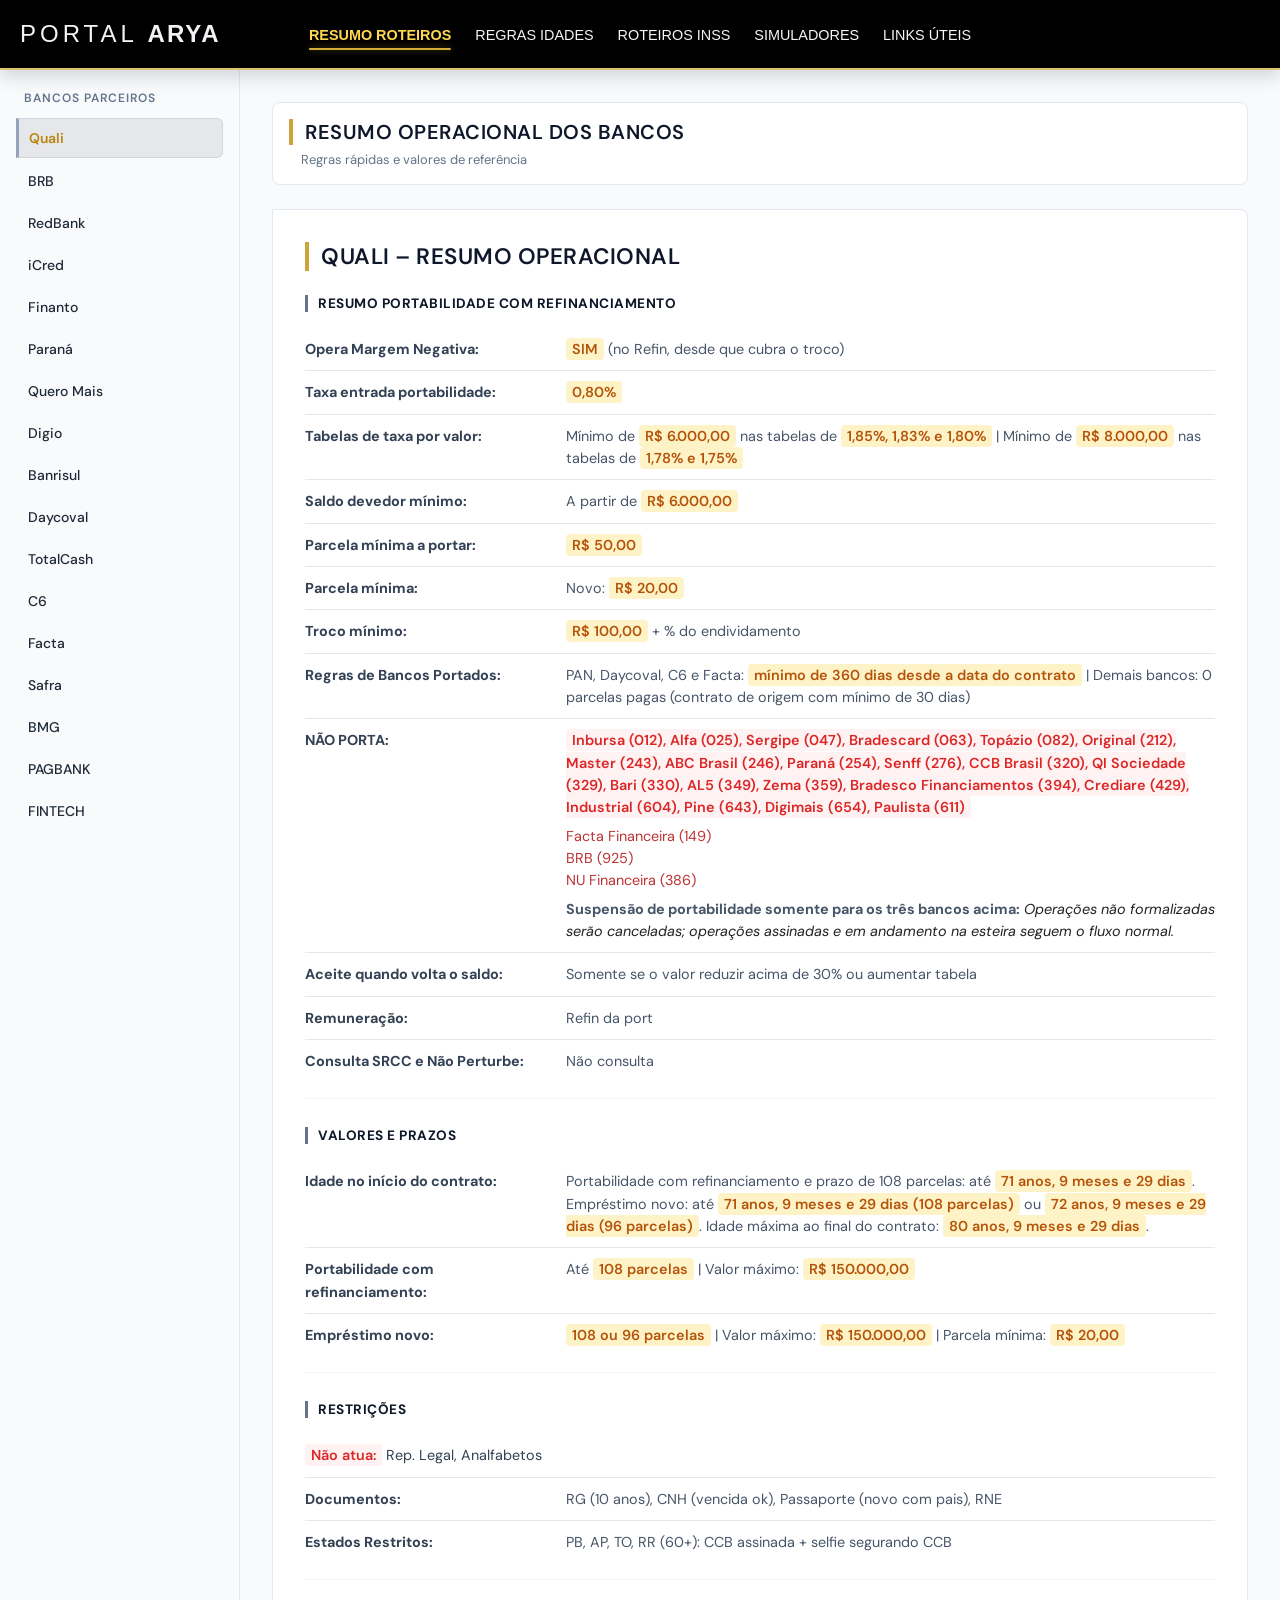
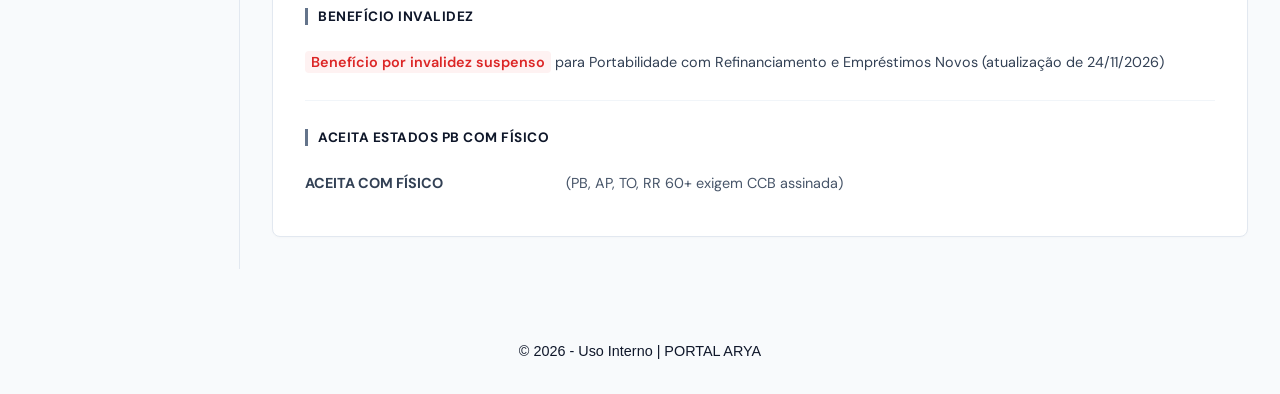
<file: index.html>
<!DOCTYPE html>
<html lang="pt-BR">
<head>
<meta charset="UTF-8">
<meta name="viewport" content="width=device-width, initial-scale=1.0">
<title>PORTAL ARYA</title>
<link rel="preconnect" href="https://fonts.googleapis.com">
<link rel="preconnect" href="https://fonts.gstatic.com" crossorigin>
<link href="https://fonts.googleapis.com/css2?family=DM+Sans:wght@400;500;600;700&display=swap" rel="stylesheet">
<link rel="stylesheet" href="style.css">
</head>
<body>

<header class="main-header">
    <div class="header-content">
        <div class="header-title"><h1><span class="brand-wordmark"><span class="portal-word">PORTAL</span> <span class="arya-word">ARYA</span></span></h1></div>
        <nav class="nav-bar" aria-label="Navegação principal">
            <button class="nav-btn active" data-section="resumo-roteiros">RESUMO ROTEIROS</button>
            <button class="nav-btn" data-section="regras-idades">REGRAS IDADES</button>
            <button class="nav-btn" data-section="roteiros-inss">ROTEIROS INSS</button>
            <button class="nav-btn" data-section="simuladores">SIMULADORES</button>
            <button class="nav-btn" data-section="links-uteis">LINKS ÚTEIS</button>
        </nav>
        <div class="header-logos">
            <img src="logo1.png" alt="Logo 1" class="logo logo1">
            <img src="logo2.png" alt="Logo 2" class="logo logo2">
        </div>
    </div>
</header>

<!-- 1. RESUMO ROTEIROS -->
<section id="resumo-roteiros" class="section active">
    <div class="main-layout">
        <div class="sidebar-bancos">
            <div class="sidebar-title">Bancos Parceiros</div>
            <button class="sidebar-item active" data-bank="op-quali">Quali</button>
            <button class="sidebar-item" data-bank="op-brb">BRB</button>
            <button class="sidebar-item" data-bank="op-redbank">RedBank</button>
            <button class="sidebar-item" data-bank="op-icred">iCred</button>
            <button class="sidebar-item" data-bank="op-finanto">Finanto</button>
            <button class="sidebar-item" data-bank="op-parana">Paraná</button>
            <button class="sidebar-item" data-bank="op-quero-mais">Quero Mais</button>
            <button class="sidebar-item" data-bank="op-digio">Digio</button>
            <button class="sidebar-item" data-bank="op-banrisul">Banrisul</button>
            <button class="sidebar-item" data-bank="op-daycoval">Daycoval</button>
            <button class="sidebar-item" data-bank="op-totalcash">TotalCash</button>
            <button class="sidebar-item" data-bank="op-c6">C6</button>
            <button class="sidebar-item" data-bank="op-facta">Facta</button>
            <button class="sidebar-item" data-bank="op-safra">Safra</button>
            <button class="sidebar-item" data-bank="op-bmg">BMG</button>
            <button class="sidebar-item" data-bank="op-pagbank">PAGBANK</button>
            <button class="sidebar-item" data-bank="op-fintech-corban">FINTECH</button>
        </div>
        <div class="content-area">
            <div class="mural-header"><h2>RESUMO OPERACIONAL DOS BANCOS</h2><p class="mural-subtitle">Regras rápidas e valores de referência</p></div>

            <div id="op-quali" class="bank-content active">
                <h2 class="resumo-titulo">QUALI – RESUMO OPERACIONAL</h2>
                <div class="resumo-secao">
                    <h3 class="resumo-secao-titulo">Resumo Portabilidade com Refinanciamento</h3>
                    <ul>
                        <li class="regra-item"><strong>Opera Margem Negativa:</strong><span class="regra-detalhe"> <span class="destaque-dourado">SIM</span> (no Refin, desde que cubra o troco)</span></li>
                        <li class="regra-item"><strong>Taxa entrada portabilidade:</strong><span class="regra-detalhe"> <span class="destaque-dourado">0,80%</span></span></li>
                        <li class="regra-item"><strong>Tabelas de taxa por valor:</strong><span class="regra-detalhe"> Mínimo de <span class="destaque-dourado">R$ 6.000,00</span> nas tabelas de <span class="destaque-dourado">1,85%, 1,83% e 1,80%</span> | Mínimo de <span class="destaque-dourado">R$ 8.000,00</span> nas tabelas de <span class="destaque-dourado">1,78% e 1,75%</span></span></li>
                        <li class="regra-item"><strong>Saldo devedor mínimo:</strong><span class="regra-detalhe"> A partir de <span class="destaque-dourado">R$ 6.000,00</span></span></li>
                        <li class="regra-item"><strong>Parcela mínima a portar:</strong><span class="regra-detalhe"> <span class="destaque-dourado">R$ 50,00</span></span></li>
                        <li class="regra-item"><strong>Parcela mínima:</strong><span class="regra-detalhe"> Novo: <span class="destaque-dourado">R$ 20,00</span></span></li>
                        <li class="regra-item"><strong>Troco mínimo:</strong><span class="regra-detalhe"> <span class="destaque-dourado">R$ 100,00</span> + % do endividamento</span></li>
                        <li class="regra-item"><strong>Regras de Bancos Portados:</strong><span class="regra-detalhe"> PAN, Daycoval, C6 e Facta: <span class="destaque-dourado">mínimo de 360 dias desde a data do contrato</span> | Demais bancos: 0 parcelas pagas (contrato de origem com mínimo de 30 dias)</span></li>
                        <li class="regra-item"><strong>NÃO PORTA:</strong><span class="regra-detalhe"> <span class="destaque-vermelho">Inbursa (012), Alfa (025), Sergipe (047), Bradescard (063), Topázio (082), Original (212), Master (243), ABC Brasil (246), Paraná (254), Senff (276), CCB Brasil (320), QI Sociedade (329), Bari (330), AL5 (349), Zema (359), Bradesco Financiamentos (394), Crediare (429), Industrial (604), Pine (643), Digimais (654), Paulista (611)</span><span style="display: block; margin-top: 6px; color: #b33;">Facta Financeira (149)<br>BRB (925)<br>NU Financeira (386)</span><span style="display: block; margin-top: 6px;"><strong>Suspensão de portabilidade somente para os três bancos acima:</strong> <em style="color: #222;">Operações não formalizadas serão canceladas; operações assinadas e em andamento na esteira seguem o fluxo normal.</em></span></span></li>
                        <li class="regra-item"><strong>Aceite quando volta o saldo:</strong><span class="regra-detalhe"> Somente se o valor reduzir acima de 30% ou aumentar tabela</span></li>
                        <li class="regra-item"><strong>Remuneração:</strong><span class="regra-detalhe"> Refin da port</span></li>
                        <li class="regra-item"><strong>Consulta SRCC e Não Perturbe:</strong><span class="regra-detalhe"> Não consulta</span></li>
                    </ul>
                </div>
                <div class="resumo-secao">
                    <h3 class="resumo-secao-titulo">Valores e Prazos</h3>
                    <ul>
                        <li class="regra-item"><strong>Idade no início do contrato:</strong><span class="regra-detalhe"> Portabilidade com refinanciamento e prazo de 108 parcelas: até <span class="destaque-dourado">71 anos, 9 meses e 29 dias</span>. Empréstimo novo: até <span class="destaque-dourado">71 anos, 9 meses e 29 dias (108 parcelas)</span> ou <span class="destaque-dourado">72 anos, 9 meses e 29 dias (96 parcelas)</span>. Idade máxima ao final do contrato: <span class="destaque-dourado">80 anos, 9 meses e 29 dias</span>.</span></li>
                        <li class="regra-item"><strong>Portabilidade com refinanciamento:</strong><span class="regra-detalhe"> Até <span class="destaque-dourado">108 parcelas</span> | Valor máximo: <span class="destaque-dourado">R$ 150.000,00</span></span></li>
                        <li class="regra-item"><strong>Empréstimo novo:</strong><span class="regra-detalhe"> <span class="destaque-dourado">108 ou 96 parcelas</span> | Valor máximo: <span class="destaque-dourado">R$ 150.000,00</span> | Parcela mínima: <span class="destaque-dourado">R$ 20,00</span></span></li>
                    </ul>
                </div>
                <div class="resumo-secao">
                    <h3 class="resumo-secao-titulo">Restrições</h3>
                    <ul>
                        <li><span class="destaque-vermelho">Não atua:</span> Rep. Legal, Analfabetos</li>
                        <li class="regra-item"><strong>Documentos:</strong><span class="regra-detalhe"> RG (10 anos), CNH (vencida ok), Passaporte (novo com pais), RNE</span></li>
                        <li class="regra-item"><strong>Estados Restritos:</strong><span class="regra-detalhe"> PB, AP, TO, RR (60+): CCB assinada + selfie segurando CCB</span></li>
                    </ul>
                </div>
                <div class="resumo-secao">
                    <h3 class="resumo-secao-titulo">Benefício Invalidez</h3>
                    <ul>
                        <li><span class="destaque-vermelho">Benefício por invalidez suspenso</span> para Portabilidade com Refinanciamento e Empréstimos Novos (atualização de 24/11/2026)</li>
                    </ul>
                </div>
                <div class="resumo-secao">
                    <h3 class="resumo-secao-titulo">Aceita Estados PB com Físico</h3>
                    <ul>
                        <li class="regra-item"><strong>ACEITA COM FÍSICO</strong><span class="regra-detalhe"> (PB, AP, TO, RR 60+ exigem CCB assinada)</span></li>
                    </ul>
                </div>
            </div>

            <div id="op-brb" class="bank-content">
                <h2 class="resumo-titulo">BRB – RESUMO OPERACIONAL (Plataforma REDCONSIG)</h2>
                <div class="resumo-secao">
                    <h3 class="resumo-secao-titulo">Resumo Portabilidade com Refinanciamento — apenas INSS</h3>
                    <ul>
                        <li class="regra-item"><strong>Operação:</strong><span class="regra-detalhe"> <span style="display: inline-block; vertical-align: top;">Novo, Refinanciamento e Retenção — INSS e SIAPE<br>Portabilidade + Refinanciamento — apenas INSS<br>Portabilidade + Refinanciamento SIAPE — <span class="destaque-vermelho">Suspenso</span></span></span></li>
                        <li class="regra-item"><strong>Opera Margem Negativa:</strong><span class="regra-detalhe"> <span class="destaque-dourado">SIM</span></span></li>
                        <li class="regra-item"><strong>Taxa entrada portabilidade:</strong><span class="regra-detalhe"> <span class="destaque-dourado">Não há</span></span></li>
                        <li class="regra-item"><strong>Taxa mín. refin. da portabilidade:</strong><span class="regra-detalhe"> <span class="destaque-dourado">1,79%</span></span></li>
                        <li class="regra-item"><strong>Saldo devedor mínimo:</strong><span class="regra-detalhe"> <span class="destaque-dourado">R$ 5.000,00</span></span></li>
                        <li class="regra-item"><strong>Mínimo empréstimo novo:</strong><span class="regra-detalhe"> <span class="destaque-dourado">R$ 2.000,00</span></span></li>
                        <li class="regra-item"><strong>Troco mínimo:</strong><span class="regra-detalhe"> Port: <span class="destaque-dourado">R$ 100,00</span> | Refin. da Port: <span class="destaque-dourado">R$ 50,00</span></span></li>
                        <li class="regra-item"><strong>Regras de Bancos Portados:</strong><span class="regra-detalhe"> 1 parcela paga: Santander (somente contratos iniciados em 20, 30 e 40), QI, Daycoval, Digimais, Mercantil (389), Inter (077), NU Financeira (386), Banco do Brasil (001), Itaú (341), CEF (104), Bradesco (237), Sicoob e Banco Alfa/Alfa Financeira</span></li>
                        <li class="regra-item"><strong>Demais bancos:</strong><span class="regra-detalhe"> porta acima de <span class="destaque-dourado">12 parcelas pagas</span></span></li>
                        <li class="regra-item"><strong>NÃO PORTA:</strong><span class="regra-detalhe"> <span class="destaque-vermelho">C6 Bank/C6, Agibank e PicPay</span></span></li>
                        <li class="regra-item"><strong>Aceite quando volta o saldo:</strong><span class="regra-detalhe"> <span class="destaque-dourado">SIM</span></span></li>
                        <li class="regra-item"><strong>Remuneração:</strong><span class="regra-detalhe"> Refin da portabilidade</span></li>
                        <li class="regra-item"><strong>Consulta SRCC e Não Perturbe:</strong><span class="regra-detalhe"> SRCC: <span class="destaque-dourado">Não</span> | Não Me Perturbe: atualização em até <span class="destaque-dourado">48h</span> após retirada</span></li>
                    </ul>
                </div>
                <div class="resumo-secao">
                    <h3 class="resumo-secao-titulo">Valores e Prazos</h3>
                    <ul>
                        <li class="regra-item"><strong>Faixa de idade na contratação:</strong><span class="regra-detalhe"> <span class="destaque-dourado">18 a 78 anos, 11 meses e 29 dias</span>, conforme a escala de prazos abaixo</span></li>
                        <li class="regra-item"><strong>Escala de prazos por idade na contratação:</strong><span class="regra-detalhe"> até 72a11m29d: <span class="destaque-dourado">108x</span> | 73a11m29d: <span class="destaque-dourado">96x</span> | 74a11m29d: <span class="destaque-dourado">60x</span> | 75a11m29d: <span class="destaque-dourado">48x</span> | 76a11m29d: <span class="destaque-dourado">36x</span> | 77a11m29d: <span class="destaque-dourado">24x</span> | 78a11m29d: <span class="destaque-dourado">13x</span></span></li>
                        <li class="regra-item"><strong>Limite por CPF:</strong><span class="regra-detalhe"> até 72a11m29d: <span class="destaque-dourado">R$ 150.000,00</span> | 73a11m29d: <span class="destaque-dourado">R$ 50.000,00</span> | 74a11m29d: <span class="destaque-dourado">R$ 50.000,00</span> | 75a11m29d: <span class="destaque-dourado">R$ 35.000,00</span> | 76a11m29d: <span class="destaque-dourado">R$ 25.000,00</span> | 77a11m29d: <span class="destaque-dourado">R$ 15.000,00</span> | 78a11m29d: <span class="destaque-dourado">R$ 8.000,00</span></span></li>
                        <li class="regra-item"><strong>Parcela mínima (margem livre):</strong><span class="regra-detalhe"> <span class="destaque-dourado">R$ 25,00</span></span></li>
                        <li class="regra-item"><strong>Máx contratos:</strong><span class="regra-detalhe"> -</span></li>
                        <li class="regra-item"><strong>Margem:</strong><span class="regra-detalhe"> -</span></li>
                    </ul>
                </div>
                <div class="resumo-secao">
                    <h3 class="resumo-secao-titulo">Restrições</h3>
                    <ul>
                        <li><span class="destaque-vermelho">Não atua:</span> Menores de 18, Analfabetos, Deficientes visuais, Rep. Legal, LOAS (87/88)</li>
                        <li class="regra-item"><strong>Documentos:</strong><span class="regra-detalhe"> RG, CNH, CTPS, RNE (originais, sem cópia) | Hiscon | IN100</span></li>
                    </ul>
                </div>
                <div class="resumo-secao">
                    <h3 class="resumo-secao-titulo">Benefício Invalidez</h3>
                    <ul>
                        <li><span class="destaque-dourado">LIBERADO</span> para espécies de invalidez 32/92 a partir de 60 anos (sistema habilitado)</li>
                    </ul>
                </div>
                <div class="resumo-secao">
                    <h3 class="resumo-secao-titulo">Aceita Estados PB com Físico</h3>
                    <ul>
                        <li class="regra-item"><strong>-</strong></li>
                    </ul>
                </div>
            </div>

            <div id="op-redbank" class="bank-content">
                <h2 class="resumo-titulo">REDBANK – RESUMO OPERACIONAL (Plataforma REDCONSIG)</h2>
                <div class="resumo-secao">
                    <h3 class="resumo-secao-titulo">Resumo Portabilidade com Refinanciamento — apenas INSS</h3>
                    <ul>
                        <li class="regra-item"><strong>Operações:</strong><span class="regra-detalhe"> Portabilidade + Refinanciamento — apenas INSS</span></li>
                        <li class="regra-item"><strong>Opera Margem Negativa:</strong><span class="regra-detalhe"> -</span></li>
                        <li class="regra-item"><strong>Taxa entrada portabilidade:</strong><span class="regra-detalhe"> <span class="destaque-vermelho">Não há</span></span></li>
                        <li class="regra-item"><strong>Taxa mín. refin. da portabilidade:</strong><span class="regra-detalhe"> <span class="destaque-dourado">1,70%</span></span></li>
                        <li class="regra-item"><strong>Regra de tickets:</strong><span class="regra-detalhe"> a partir de <span class="destaque-dourado">R$ 7.000,00</span>, somente quando não houver troca de 1,75%</span></li>
                        <li class="regra-item"><strong>Saldo devedor mínimo:</strong><span class="regra-detalhe"> <span class="destaque-dourado">R$ 5.000,00</span></span></li>
                        <li class="regra-item"><strong>Parcela mínima:</strong><span class="regra-detalhe"> <span class="destaque-dourado">R$ 110,00</span> (Port e Refin da Port)</span></li>
                        <li class="regra-item"><strong>Troco mínimo:</strong><span class="regra-detalhe"> Port: <span class="destaque-dourado">R$ 100,00</span> | Refin. da Port: <span class="destaque-dourado">R$ 50,00</span></span></li>
                        <li class="regra-item"><strong>Regras de Bancos Portados:</strong><span class="regra-detalhe"> 1 parcela paga para bancos de rede, Pine, Facta e Paraná Banco</span></li>
                        <li class="regra-item"><strong>Demais bancos:</strong><span class="regra-detalhe"> acima de 12 parcelas pagas (respeitando autorregulação dos 360 dias)</span></li>
                        <li class="regra-item"><strong>Regras Específicas:</strong><span class="regra-detalhe"> PAN: 37 ou mais parcelas pagas</span></li>
                        <li class="regra-item"><strong>NÃO PORTA:</strong><span class="regra-detalhe"> <span class="destaque-vermelho">Inbursa, BRB, Agibank, Daycoval, Safra e C6</span></span></li>
                        <li class="regra-item"><strong>Aceite quando volta o saldo:</strong><span class="regra-detalhe"> -</span></li>
                        <li class="regra-item"><strong>Remuneração:</strong><span class="regra-detalhe"> -</span></li>
                        <li class="regra-item"><strong>Consulta SRCC e Não Perturbe:</strong><span class="regra-detalhe"> SRCC: <span class="destaque-dourado">Não consulta</span> | Não Me Perturbe: atualização em até <span class="destaque-dourado">48h</span> após retirada</span></li>
                    </ul>
                </div>
                <div class="resumo-secao">
                    <h3 class="resumo-secao-titulo">Valores e Prazos</h3>
                    <ul>
                        <li class="regra-item"><strong>Saldo Máx:</strong><span class="regra-detalhe"> <span class="destaque-dourado">R$ 125.000,00</span></span></li>
                        <li class="regra-item"><strong>Prazo Máx:</strong><span class="regra-detalhe"> <span class="destaque-dourado">108 parcelas</span></span></li>
                        <li class="regra-item"><strong>Máx contratos:</strong><span class="regra-detalhe"> 13</span></li>
                        <li class="regra-item"><strong>Idade na contratação:</strong><span class="regra-detalhe"> <span class="destaque-dourado">21 anos a 70 anos, 11 meses e 29 dias</span></span></li>
                    </ul>
                </div>
                <div class="resumo-secao">
                    <h3 class="resumo-secao-titulo">Restrições</h3>
                    <ul>
                        <li class="regra-item"><strong>Restrição por UF (59+ anos):</strong><span class="regra-detalhe"> <span class="destaque-vermelho">Não atende clientes com 59 anos ou mais nos estados:</span> AP – Amapá | PB – Paraíba | RR – Roraima | TO – Tocantins</span></li>
                        <li><span class="destaque-vermelho">Não elegíveis:</span> Representante legal, LOAS, Assinatura física e Analfabeto</li>
                        <li class="regra-item"><strong>Formalização:</strong><span class="regra-detalhe"> <span class="destaque-dourado">Digital</span></span></li>
                    </ul>
                </div>
                <div class="resumo-secao">
                    <h3 class="resumo-secao-titulo">Benefício Invalidez</h3>
                    <ul>
                        <li class="regra-item"><strong>-</strong></li>
                    </ul>
                </div>
                <div class="resumo-secao">
                    <h3 class="resumo-secao-titulo">Aceita Estados PB com Físico</h3>
                    <ul>
                        <li class="regra-item"><strong>NÃO ACEITA</strong><span class="regra-detalhe"> (Assinatura física está na lista de não elegíveis)</span></li>
                    </ul>
                </div>
            </div>

            <div id="op-icred" class="bank-content">
                <h2 class="resumo-titulo">ICRED – RESUMO OPERACIONAL</h2>
                <div class="resumo-secao">
                    <h3 class="resumo-secao-titulo">Resumo Portabilidade com Refinanciamento</h3>
                    <ul>
                        <li class="regra-item"><strong>Opera Margem Negativa:</strong><span class="regra-detalhe"> <span class="destaque-dourado">Aceita</span> (se cumprir requisitos)</span></li>
                        <li class="regra-item"><strong>Taxa entrada portabilidade:</strong><span class="regra-detalhe"> -</span></li>
                        <li class="regra-item"><strong>Taxa mín. refin. da portabilidade:</strong><span class="regra-detalhe"> <span class="destaque-dourado">1,50% a.m.</span> (Tabelas Normal a Flex 5 / Port 10K-100K: 1,50% a 1,85%)</span></li>
                        <li class="regra-item"><strong>Saldo devedor mínimo:</strong><span class="regra-detalhe"> Port+Refin: <span class="destaque-dourado">R$ 3.000,00</span> | Refin: <span class="destaque-dourado">R$ 800,00</span> | Margem Livre: <span class="destaque-dourado">R$ 1.200,00</span></span></li>
                        <li class="regra-item"><strong>Parcela mínima:</strong><span class="regra-detalhe"> -</span></li>
                        <li class="regra-item"><strong>Troco mínimo:</strong><span class="regra-detalhe"> <span class="destaque-dourado">R$ 100,00</span></span></li>
                        <li class="regra-item"><strong>Regras de Bancos Portados:</strong><span class="regra-detalhe"> C6, PAN e Facta: 12 pagas | Demais bancos: 1 parcela paga (mesmo com benefício bloqueado via IN100)</span></li>
                        <li class="regra-item"><strong>Obs:</strong><span class="regra-detalhe"> Refinanciamento automático, sempre - sem portabilidade isolada. Não permite agregar margem/unificar.</span></li>
                        <li class="regra-item"><strong>NÃO PORTA:</strong><span class="regra-detalhe"> <span class="destaque-vermelho">QI, Inbursa, Paraná, PINE</span></span></li>
                        <li class="regra-item"><strong>Aceite quando volta o saldo:</strong><span class="regra-detalhe"> <span class="destaque-vermelho">Não</span></span></li>
                        <li class="regra-item"><strong>Remuneração:</strong><span class="regra-detalhe"> Refin da portabilidade</span></li>
                        <li class="regra-item"><strong>Consulta SRCC e Não Perturbe:</strong><span class="regra-detalhe"> Não consultamos SRCC e Não Pertube</span></li>
                    </ul>
                </div>
                <div class="resumo-secao">
                    <h3 class="resumo-secao-titulo">Valores e Prazos</h3>
                    <ul>
                        <li class="regra-item"><strong>Prazo Máx:</strong><span class="regra-detalhe"> <span class="destaque-dourado">108 meses</span></span></li>
                        <li class="regra-item"><strong>Máx contratos:</strong><span class="regra-detalhe"> 13 | Margem: 35%</span></li>
                        <li class="regra-item"><strong>Idade permitida:</strong><span class="regra-detalhe"> <span class="destaque-dourado">21 a 69 anos</span></span></li>
                        <li class="regra-item"><strong>Liberação:</strong><span class="regra-detalhe"> PIX na conta do beneficiário (obrigatoriamente vinculada no INSS)</span></li>
                    </ul>
                </div>
                <div class="resumo-secao">
                    <h3 class="resumo-secao-titulo">Restrições</h3>
                    <ul>
                        <li><span class="destaque-vermelho">Não atua:</span> Analfabetos, Rep. Legal (suspenso IN 190/2025), LOAS/BPC, Pensão Alimentícia, Exterior, ECT</li>
                        <li class="regra-item"><strong>Restrição por estado (acima de 60 anos):</strong><span class="regra-detalhe"> <span class="destaque-vermelho">Não opera</span> no Amapá (AP), Paraíba (PB), Roraima (RR) e Tocantins (TO)</span></li>
                        <li class="regra-item"><strong>Formalização:</strong><span class="regra-detalhe"> <span class="destaque-dourado">100% Digital</span> (única na entrada da proposta)</span></li>
                        <li class="regra-item"><strong>Documentos:</strong><span class="regra-detalhe"> Termo IN100, RG ou CNH (físico em mãos para captura)</span></li>
                    </ul>
                </div>
                <div class="resumo-secao">
                    <h3 class="resumo-secao-titulo">Benefício Invalidez</h3>
                    <ul>
                        <li class="regra-item"><strong>-</strong></li>
                    </ul>
                </div>
                <div class="resumo-secao">
                    <h3 class="resumo-secao-titulo">Aceita Estados PB com Físico</h3>
                    <ul>
                        <li class="regra-item"><strong>-</strong></li>
                    </ul>
                </div>
            </div>

            <div id="op-finanto" class="bank-content">
                <h2 class="resumo-titulo">FINANTO – RESUMO OPERACIONAL</h2>
                <div class="resumo-secao">
                    <h3 class="resumo-secao-titulo">Resumo Portabilidade com Refinanciamento</h3>
                    <ul>
                        <li class="regra-item"><strong>Opera Margem Negativa:</strong><span class="regra-detalhe"> <span class="destaque-dourado">Sim</span></span></li>
                        <li class="regra-item"><strong>Taxa entrada portabilidade:</strong><span class="regra-detalhe"> <span class="destaque-dourado">0,80%</span></span></li>
                        <li class="regra-item"><strong>Taxa mín. refin. da portabilidade:</strong><span class="regra-detalhe"> <span class="destaque-dourado">1,66%</span></span></li>
                        <li class="regra-item"><strong>Saldo devedor mínimo:</strong><span class="regra-detalhe"> -</span></li>
                        <li class="regra-item"><strong>Parcela mínima:</strong><span class="regra-detalhe"> <span class="destaque-dourado">R$ 50,00</span></span></li>
                        <li class="regra-item"><strong>Troco mínimo:</strong><span class="regra-detalhe"> <span class="destaque-dourado">R$ 100,00</span></span></li>
                        <li class="regra-item"><strong>Bancos portados — acima de 12 parcelas pagas:</strong><span class="regra-detalhe"> PAN, Santander, Mercantil, Agibank, Daycoval e Parati/Meu Tudo</span></li>
                        <li class="regra-item"><strong>Demais bancos:</strong><span class="regra-detalhe"> Aceitos se o contrato de origem tiver pelo menos 30 dias na data do retorno do saldo devedor</span></li>
                        <li class="regra-item"><strong>NÃO PORTA:</strong><span class="regra-detalhe"> <span class="destaque-vermelho">Inbursa, QI Sociedade, PicPay, Pine, BNP Paribas, Alfa, Facta, Safra, Paraná e C6</span></span></li>
                        <li class="regra-item"><strong>Regra específica — BRB 925:</strong><span class="regra-detalhe"> Aceita somente contratos com prazo original de 84 ou 96 parcelas</span></li>
                        <li class="regra-item"><strong>Aceite quando volta o saldo:</strong><span class="regra-detalhe"> Somente se o valor reduzir acima de 15% ou aumentar tabela</span></li>
                        <li class="regra-item"><strong>Remuneração:</strong><span class="regra-detalhe"> Refin da portabilidade</span></li>
                        <li class="regra-item"><strong>Consulta SRCC e Não Perturbe:</strong><span class="regra-detalhe"> Não consulta</span></li>
                    </ul>
                </div>
                <div class="resumo-secao">
                    <h3 class="resumo-secao-titulo">Valores e Prazos</h3>
                    <ul>
                        <li class="regra-item"><strong>Novo:</strong><span class="regra-detalhe"> Taxa 1,85% | 48-108x</span></li>
                        <li class="regra-item"><strong>Refin da Port:</strong><span class="regra-detalhe"> Prime (R$ 300+): 1,85%-1,60% | Select (R$ 101-299): 1,85%-1,66% | Essencial (R$ 50-100): 1,85%-1,72%</span></li>
                        <li class="regra-item"><strong>Idade:</strong><span class="regra-detalhe"> <span class="destaque-dourado">21 a 77 anos e 10 meses</span> (término do contrato)</span></li>
                    </ul>
                </div>
                <div class="resumo-secao">
                    <h3 class="resumo-secao-titulo">Restrições</h3>
                    <ul>
                        <li><span class="destaque-vermelho">Não opera:</span> Rep. Legal, LOAS 87, PB/AP/TO/RR acima de 60 anos</li>
                        <li class="regra-item"><strong>Refin Puro:</strong><span class="regra-detalhe"> Permite agregar margem | Junção de Parcelas: Via Refin Puro (tabela da menor parcela portada)</span></li>
                        <li class="regra-item"><strong>Anuência:</strong><span class="regra-detalhe"> Obrigatória após averbação | Prazo: 5 dias (Novo) | 3 dias (Refin)</span></li>
                        <li class="regra-item"><strong>Documentos:</strong><span class="regra-detalhe"> RG/CNH (físico/digital), RNE/RNM, Comprovante Residência</span></li>
                    </ul>
                </div>
                <div class="resumo-secao">
                    <h3 class="resumo-secao-titulo">Benefício Invalidez</h3>
                    <ul>
                        <li class="regra-item"><strong>-</strong></li>
                    </ul>
                </div>
                <div class="resumo-secao">
                    <h3 class="resumo-secao-titulo">Benefícios aceitos</h3>
                    <ul>
                        <li class="regra-item"><strong>Resumo:</strong><span class="regra-detalhe"> Pensões por morte indicadas: acima de <span class="destaque-dourado">45 anos</span> | Aposentadorias por invalidez indicadas: acima de <span class="destaque-dourado">60 anos</span> | Demais espécies conforme lista</span></li>
                    </ul>
                    <details style="margin: 6px 0 0 18px; font-size: 0.92em;">
                        <summary style="cursor: pointer;"><span style="font-weight: 700; color: #b58a32; text-decoration: underline; text-decoration-color: rgba(181, 138, 50, 0.45); text-underline-offset: 3px;">Ver lista completa de benefícios aceitos</span></summary>
                        <div style="padding: 8px 0 0 4px; line-height: 1.5;">
                            <ul style="list-style: none; margin: 0; padding: 0;">
                            <li style="display: grid; grid-template-columns: 32px minmax(0, 1fr); gap: 8px; padding: 6px 9px; margin: 3px 0; border-bottom: 1px solid rgba(0,0,0,0.08);"><strong>1</strong><span>Pensão por Morte de Trabalhador Rural - Acima de 45 anos.</span></li>
                            <li style="display: grid; grid-template-columns: 32px minmax(0, 1fr); gap: 8px; padding: 6px 9px; margin: 3px 0; border-bottom: 1px solid rgba(0,0,0,0.08);"><strong>2</strong><span>Pensão por Morte por Acidente de Trabalho do Trabalhador Rural - Acima de 45 anos.</span></li>
                            <li style="display: grid; grid-template-columns: 32px minmax(0, 1fr); gap: 8px; padding: 6px 9px; margin: 3px 0; border-bottom: 1px solid rgba(0,0,0,0.08);"><strong>3</strong><span>Pensão por Morte do Empregador Rural - Acima de 45 anos.</span></li>
                            <li style="display: grid; grid-template-columns: 32px minmax(0, 1fr); gap: 8px; padding: 6px 9px; margin: 3px 0; border-left: 3px solid #bd3c3c; background: rgba(189, 60, 60, 0.08); border-radius: 3px;"><strong>4</strong><span>Aposentadoria por Invalidez do Trabalhador Rural - Acima de 60 anos.</span></li>
                            <li style="display: grid; grid-template-columns: 32px minmax(0, 1fr); gap: 8px; padding: 6px 9px; margin: 3px 0; border-left: 3px solid #bd3c3c; background: rgba(189, 60, 60, 0.08); border-radius: 3px;"><strong>5</strong><span>Aposentadoria por Invalidez por Acidente de Trabalho do Trabalhador Rural - Acima de 60 anos.</span></li>
                            <li style="display: grid; grid-template-columns: 32px minmax(0, 1fr); gap: 8px; padding: 6px 9px; margin: 3px 0; border-left: 3px solid #bd3c3c; background: rgba(189, 60, 60, 0.08); border-radius: 3px;"><strong>6</strong><span>Aposentadoria por Invalidez do Empregador Rural - Acima de 60 anos.</span></li>
                            <li style="display: grid; grid-template-columns: 32px minmax(0, 1fr); gap: 8px; padding: 6px 9px; margin: 3px 0; border-bottom: 1px solid rgba(0,0,0,0.08);"><strong>7</strong><span>Aposentadoria por Idade do Trabalhador Rural</span></li>
                            <li style="display: grid; grid-template-columns: 32px minmax(0, 1fr); gap: 8px; padding: 6px 9px; margin: 3px 0; border-bottom: 1px solid rgba(0,0,0,0.08);"><strong>8</strong><span>Aposentadoria por Idade do Empregador Rural</span></li>
                            <li style="display: grid; grid-template-columns: 32px minmax(0, 1fr); gap: 8px; padding: 6px 9px; margin: 3px 0; border-bottom: 1px solid rgba(0,0,0,0.08);"><strong>21</strong><span>Pensão por Morte Previdenciária - Acima de 45 anos.</span></li>
                            <li style="display: grid; grid-template-columns: 32px minmax(0, 1fr); gap: 8px; padding: 6px 9px; margin: 3px 0; border-bottom: 1px solid rgba(0,0,0,0.08);"><strong>28</strong><span>Pensão por Morte Regime Geral - Acima de 45 anos.</span></li>
                            <li style="display: grid; grid-template-columns: 32px minmax(0, 1fr); gap: 8px; padding: 6px 9px; margin: 3px 0; border-bottom: 1px solid rgba(0,0,0,0.08);"><strong>29</strong><span>Pensão por Morte ex-Combatente Marítimo - Acima de 45 anos.</span></li>
                            <li style="display: grid; grid-template-columns: 32px minmax(0, 1fr); gap: 8px; padding: 6px 9px; margin: 3px 0; border-left: 3px solid #bd3c3c; background: rgba(189, 60, 60, 0.08); border-radius: 3px;"><strong>33</strong><span>Aposentadoria Invalidez Aeronauta - Acima de 60 anos.</span></li>
                            <li style="display: grid; grid-template-columns: 32px minmax(0, 1fr); gap: 8px; padding: 6px 9px; margin: 3px 0; border-bottom: 1px solid rgba(0,0,0,0.08);"><strong>37</strong><span>Aposentadoria Extranumerário Capin</span></li>
                            <li style="display: grid; grid-template-columns: 32px minmax(0, 1fr); gap: 8px; padding: 6px 9px; margin: 3px 0; border-bottom: 1px solid rgba(0,0,0,0.08);"><strong>38</strong><span>Aposentadoria Extranumerário Funcionário Público</span></li>
                            <li style="display: grid; grid-template-columns: 32px minmax(0, 1fr); gap: 8px; padding: 6px 9px; margin: 3px 0; border-bottom: 1px solid rgba(0,0,0,0.08);"><strong>41</strong><span>Aposentadoria por Idade</span></li>
                            <li style="display: grid; grid-template-columns: 32px minmax(0, 1fr); gap: 8px; padding: 6px 9px; margin: 3px 0; border-bottom: 1px solid rgba(0,0,0,0.08);"><strong>42</strong><span>Aposentadoria por Tempo de Contribuição</span></li>
                            <li style="display: grid; grid-template-columns: 32px minmax(0, 1fr); gap: 8px; padding: 6px 9px; margin: 3px 0; border-bottom: 1px solid rgba(0,0,0,0.08);"><strong>43</strong><span>Aposentadoria por Tempo Serviço Ex-Combatente</span></li>
                            <li style="display: grid; grid-template-columns: 32px minmax(0, 1fr); gap: 8px; padding: 6px 9px; margin: 3px 0; border-bottom: 1px solid rgba(0,0,0,0.08);"><strong>44</strong><span>Aposentadoria Especial de Aeronauta</span></li>
                            <li style="display: grid; grid-template-columns: 32px minmax(0, 1fr); gap: 8px; padding: 6px 9px; margin: 3px 0; border-bottom: 1px solid rgba(0,0,0,0.08);"><strong>45</strong><span>Aposentadoria por Tempo de Serviço Jornalista</span></li>
                            <li style="display: grid; grid-template-columns: 32px minmax(0, 1fr); gap: 8px; padding: 6px 9px; margin: 3px 0; border-bottom: 1px solid rgba(0,0,0,0.08);"><strong>49</strong><span>Aposentadoria Ordinária</span></li>
                            <li style="display: grid; grid-template-columns: 32px minmax(0, 1fr); gap: 8px; padding: 6px 9px; margin: 3px 0; border-left: 3px solid #bd3c3c; background: rgba(189, 60, 60, 0.08); border-radius: 3px;"><strong>51</strong><span>Aposentadoria Invalidez Extinto Plano Básico - Acima de 60 anos.</span></li>
                            <li style="display: grid; grid-template-columns: 32px minmax(0, 1fr); gap: 8px; padding: 6px 9px; margin: 3px 0; border-bottom: 1px solid rgba(0,0,0,0.08);"><strong>52</strong><span>Aposentadoria Idade Extinto Plano Básico</span></li>
                            <li style="display: grid; grid-template-columns: 32px minmax(0, 1fr); gap: 8px; padding: 6px 9px; margin: 3px 0; border-bottom: 1px solid rgba(0,0,0,0.08);"><strong>57</strong><span>Aposentadoria Tempo de Serviço de Professor</span></li>
                            <li style="display: grid; grid-template-columns: 32px minmax(0, 1fr); gap: 8px; padding: 6px 9px; margin: 3px 0; border-bottom: 1px solid rgba(0,0,0,0.08);"><strong>58</strong><span>Aposentadoria de Anistiados</span></li>
                            <li style="display: grid; grid-template-columns: 32px minmax(0, 1fr); gap: 8px; padding: 6px 9px; margin: 3px 0; border-bottom: 1px solid rgba(0,0,0,0.08);"><strong>72</strong><span>Aposentadoria Tempo Serviço - Lei de Guerra</span></li>
                            <li style="display: grid; grid-template-columns: 32px minmax(0, 1fr); gap: 8px; padding: 6px 9px; margin: 3px 0; border-bottom: 1px solid rgba(0,0,0,0.08);"><strong>78</strong><span>Aposentadoria idade - Lei de Guerra</span></li>
                            <li style="display: grid; grid-template-columns: 32px minmax(0, 1fr); gap: 8px; padding: 6px 9px; margin: 3px 0; border-bottom: 1px solid rgba(0,0,0,0.08);"><strong>81</strong><span>Aposentadoria Compulsória Ex-Sasse</span></li>
                            <li style="display: grid; grid-template-columns: 32px minmax(0, 1fr); gap: 8px; padding: 6px 9px; margin: 3px 0; border-bottom: 1px solid rgba(0,0,0,0.08);"><strong>82</strong><span>Aposentadoria Tempo de Serviço Ex-Sasse</span></li>
                            <li style="display: grid; grid-template-columns: 32px minmax(0, 1fr); gap: 8px; padding: 6px 9px; margin: 3px 0; border-left: 3px solid #bd3c3c; background: rgba(189, 60, 60, 0.08); border-radius: 3px;"><strong>83</strong><span>Aposentadoria por Invalidez Ex-Sasse - Acima de 60 anos.</span></li>
                            <li style="display: grid; grid-template-columns: 32px minmax(0, 1fr); gap: 8px; padding: 6px 9px; margin: 3px 0; border-left: 3px solid #bd3c3c; background: rgba(189, 60, 60, 0.08); border-radius: 3px;"><strong>92</strong><span>Aposentadoria Invalidez Acidente de Trabalho - Acima de 60 anos.</span></li>
                            <li style="display: grid; grid-template-columns: 32px minmax(0, 1fr); gap: 8px; padding: 6px 9px; margin: 3px 0; border-bottom: 1px solid rgba(0,0,0,0.08);"><strong>93</strong><span>Pensão por Morte Acidente do Trabalho - Acima de 45 anos.</span></li>
                            </ul>
                        </div>
                    </details>
                </div>
                <div class="resumo-secao">
                    <h3 class="resumo-secao-titulo">Aceita Estados PB com Físico</h3>
                    <ul>
                        <li class="regra-item"><strong>NÃO ACEITA</strong><span class="regra-detalhe"> (PB acima de 60 anos está na lista de "Não opera")</span></li>
                    </ul>
                </div>
            </div>

            <div id="op-parana" class="bank-content">
                <h2 class="resumo-titulo">PARANÁ BANCO – RESUMO OPERACIONAL</h2>
                <div class="resumo-secao">
                    <h3 class="resumo-secao-titulo">Resumo Portabilidade com Refinanciamento</h3>
                    <ul>
                        <li class="regra-item"><strong>Opera Margem Negativa:</strong><span class="regra-detalhe"> <span class="destaque-dourado">Sim</span> (abater no refin da port)</span></li>
                        <li class="regra-item"><strong>Taxa entrada portabilidade:</strong><span class="regra-detalhe"> <span class="destaque-dourado">0,60%</span></span></li>
                        <li class="regra-item"><strong>Taxa mín. refin. da portabilidade:</strong><span class="regra-detalhe"> <span class="destaque-dourado">1,60%</span></span></li>
                        <li class="regra-item"><strong>Saldo devedor mínimo:</strong><span class="regra-detalhe"> -</span></li>
                        <li class="regra-item"><strong>Parcela mínima:</strong><span class="regra-detalhe"> Novo: <span class="destaque-dourado">R$ 60,00</span> | Port+Refin: <span class="destaque-dourado">R$ 120,00</span></span></li>
                        <li class="regra-item"><strong>Troco mínimo:</strong><span class="regra-detalhe"> Port+Refin: <span class="destaque-dourado">R$ 100,00</span></span></li>
                        <li class="regra-item"><strong>Regras de Bancos Portados:</strong><span class="regra-detalhe"> Agibank: 13 parcelas pagas | Inbursa: 13 parcelas pagas | C6: 25 parcelas pagas | Demais bancos: 12 parcelas pagas</span></li>
                        <li class="regra-item"><strong>NÃO PORTA:</strong><span class="regra-detalhe"> <span class="destaque-vermelho">Banco QI</span></span></li>
                        <li class="regra-item"><strong>Aceite quando volta o saldo:</strong><span class="regra-detalhe"> <span class="destaque-dourado">SIM</span></span></li>
                        <li class="regra-item"><strong>Remuneração:</strong><span class="regra-detalhe"> Igual ou superior a 360 dias</span></li>
                        <li class="regra-item"><strong>Consulta SRCC e Não Perturbe:</strong><span class="regra-detalhe"> Consulta SRCC / alterar telefone para passar do Não Pertube</span></li>
                    </ul>
                </div>
                <div class="resumo-secao">
                    <h3 class="resumo-secao-titulo">Valores e Prazos</h3>
                    <ul>
                        <li class="regra-item"><strong>Prazo Máximo:</strong><span class="regra-detalhe"> <span class="destaque-dourado">108 meses</span> | Taxa Máx: 1,85% a.m.</span></li>
                        <li class="regra-item"><strong>Máx contratos:</strong><span class="regra-detalhe"> 13 por benefício</span></li>
                        <li class="regra-item"><strong>Data de Corte:</strong><span class="regra-detalhe"> 2º dia útil</span></li>
                    </ul>
                </div>
                <div class="resumo-secao">
                    <h3 class="resumo-secao-titulo">Restrições</h3>
                    <ul>
                        <li><span class="destaque-vermelho">Não atua:</span> Analfabetos, Deficientes Visuais, Rep. Legal, LOAS, Pensão Alimentícia</li>
                        <li class="regra-item"><strong>Refinanciamento:</strong><span class="regra-detalhe"> Solicitar após 7 dias úteis da integração | Margem negativa após regularização: atualizada também após 7 dias úteis</span></li>
                        <li class="regra-item"><strong>Bloqueio por operação:</strong><span class="regra-detalhe"> Concessão 90 dias | TBM 60 dias</span></li>
                        <li class="regra-item"><strong>Estados Restritos:</strong><span class="regra-detalhe"> PB, AP, TO, RR (60+): exigem assinatura física (reprovado automaticamente)</span></li>
                    </ul>
                </div>
                <div class="resumo-secao">
                    <h3 class="resumo-secao-titulo">Benefício Invalidez</h3>
                    <ul>
                        <li class="regra-item"><strong>Benefício Invalidez:</strong><span class="regra-detalhe"> Se o cliente tiver menos de 58 anos e não possuir 15 anos de benefício, anexar a Comunicação de Decisão (Resultado de Benefício por Incapacidade), disponível no Meu INSS em “Meus Benefícios”. Deve constar Deferimento do Pedido para aposentadoria por invalidez, acréscimo de 25% ou aposentadoria por incapacidade permanente. Aceitar a proposta independentemente da idade ou do tempo de benefício, desde que o documento seja apresentado.</span></li>
</ul>
                </div>
                <div class="resumo-secao">
                    <h3 class="resumo-secao-titulo">Aceita Estados PB com Físico</h3>
                    <ul>
                        <li class="regra-item"><strong>NÃO ACEITA</strong><span class="regra-detalhe"> (PB 60+ reprova automaticamente)</span></li>
                    </ul>
                </div>
            </div>

                        <div id="op-quero-mais" class="bank-content">
                <h2 class="resumo-titulo">QUERO MAIS – RESUMO OPERACIONAL</h2>
                <div class="resumo-secao">
                    <h3 class="resumo-secao-titulo">Resumo Portabilidade com Refinanciamento</h3>
                    <ul>
                        <li class="regra-item"><strong>Opera Margem Negativa:</strong><span class="regra-detalhe"> <span class="destaque-dourado">SIM</span></span></li>
                        <li class="regra-item"><strong>Taxa entrada portabilidade:</strong><span class="regra-detalhe"> <span class="destaque-dourado">1,34% a.m.</span></span></li>
                        <li class="regra-item"><strong>Taxa mín. refin. da portabilidade:</strong><span class="regra-detalhe"> <span class="destaque-dourado">1,56% a.m.</span></span></li>
                        <li class="regra-item"><strong>Saldo devedor mínimo:</strong><span class="regra-detalhe"> -</span></li>
                        <li class="regra-item"><strong>Parcela mínima:</strong><span class="regra-detalhe"> <span class="destaque-dourado">R$ 20,00</span></span></li>
                        <li class="regra-item"><strong>Troco mínimo:</strong><span class="regra-detalhe"> <span class="destaque-dourado">R$ 100,00</span></span></li>
                        <li class="regra-item"><strong>Regras de Bancos Portados:</strong><span class="regra-detalhe"> 6 parcelas pagas: 104 CAIXA e 001 BANCO DO BRASIL | Agibank (121): 15 parcelas pagas | Facta/NBC: 24 parcelas pagas | Demais bancos: 12 parcelas pagas</span></li>
                        <li class="regra-item"><strong>Novidade:</strong><span class="regra-detalhe"> Permite juntar até 3 parcelas no Refin da Portabilidade</span></li>
                        <li class="regra-item"><strong>NÃO PORTA:</strong><span class="regra-detalhe"> <span class="destaque-vermelho">C6, Daycoval, Safra, Alfa, Master e Inbursa</span></span></li>
                        <li class="regra-item"><strong>Aceite quando volta o saldo:</strong><span class="regra-detalhe"> <span class="destaque-vermelho">Não</span></span></li>
                        <li class="regra-item"><strong>Remuneração:</strong><span class="regra-detalhe"> Pelo saldo e pelo líquido do refin</span></li>
                        <li class="regra-item"><strong>Consulta SRCC e Não Perturbe:</strong><span class="regra-detalhe"> Consulta</span></li>
                    </ul>
                </div>
                <div class="resumo-secao">
                    <h3 class="resumo-secao-titulo">Valores e Prazos</h3>
                    <ul>
                        <li class="regra-item"><strong>Prazo Máx:</strong><span class="regra-detalhe"> <span class="destaque-dourado">108 meses</span></span></li>
                        <li class="regra-item"><strong>Máx contratos:</strong><span class="regra-detalhe"> 13 | Margem: 40%</span></li>
                        <li class="regra-item"><strong>Data de Corte:</strong><span class="regra-detalhe"> 2º dia útil | Digitação até 16h (D+0) | Port até 13h</span></li>
                    </ul>
                </div>
                <div class="resumo-secao">
                    <h3 class="resumo-secao-titulo">Restrições</h3>
                    <ul>
                        <li class="regra-item"><strong>Formalização:</strong><span class="regra-detalhe"> Digital: Link via SMS | <span class="destaque-vermelho">Híbrida obrigatória para 60+</span> (imprimir e assinar fisicamente)</span></li>
                        <li><span class="destaque-vermelho">Não atua:</span> LOAS/BPC (87/88), Rep. Legal, Exterior, Timbiras-MA, Pensão Alimentícia, ECT</li>
                        <li class="regra-item"><strong>Documentos:</strong><span class="regra-detalhe"> Ficha Cadastral, CCB, Detalhamento Crédito, CNH/RG, Termo Autorização, Extrato Bancário, Comprovante Endereço</span></li>
                    </ul>
                </div>
                <div class="resumo-secao">
                    <h3 class="resumo-secao-titulo">Benefício Invalidez</h3>
                    <ul>
                        <li class="regra-item"><strong>Regras:</strong><span class="regra-detalhe"> 40-52 anos | 53-59 anos (mín 13 anos benefício) | 60+ (normal)</span></li>
                    </ul>
                </div>
                <div class="resumo-secao">
                    <h3 class="resumo-secao-titulo">Aceita Estados PB com Físico</h3>
                    <ul>
                        <li class="regra-item"><strong>ACEITA COM FÍSICO</strong><span class="regra-detalhe"> (Híbrida obrigatória para 60+)</span></li>
                    </ul>
                </div>
            </div>

            <div id="op-digio" class="bank-content">
                <h2 class="resumo-titulo">DIGIO – RESUMO OPERACIONAL</h2>
                <div class="resumo-secao">
                    <h3 class="resumo-secao-titulo">Resumo Portabilidade com Refinanciamento</h3>
                    <ul>
                        <li class="regra-item"><strong>Opera Margem Negativa:</strong><span class="regra-detalhe"> <span class="destaque-vermelho">Não</span></span></li>
                        <li class="regra-item"><strong>Taxa entrada portabilidade:</strong><span class="regra-detalhe"> -</span></li>
                        <li class="regra-item"><strong>Taxa mín. refin. da portabilidade:</strong><span class="regra-detalhe"> -</span></li>
                        <li class="regra-item"><strong>Saldo devedor mínimo:</strong><span class="regra-detalhe"> Não possui; considerar apenas a regra de parcela mínima da operação</span></li>
                        <li class="regra-item"><strong>Parcela mínima:</strong><span class="regra-detalhe"> <span class="destaque-dourado">R$ 70,00</span></span></li>
                        <li class="regra-item"><strong>Troco mínimo:</strong><span class="regra-detalhe"> Não informado</span></li>
                        <li class="regra-item"><strong>Regras de Bancos Portados:</strong><span class="regra-detalhe"> Regra geral: 12 pagas | Banco de rede: 0 pagas</span></li>
                        <li class="regra-item"><strong>Portabilidade pura:</strong><span class="regra-detalhe"> Não; somente Portabilidade + Refinanciamento</span></li>
                        <li class="regra-item"><strong>Digitação de portabilidades simultâneas:</strong><span class="regra-detalhe"> Permitida, sem restrição quanto à quantidade de digitações por vez</span></li>
                        <li class="regra-item"><strong>Redução de taxa:</strong><span class="regra-detalhe"> Em confirmação</span></li>
                        <li class="regra-item"><strong>Agregação de margem:</strong><span class="regra-detalhe"> Permitida apenas no Refinanciamento da Portabilidade</span></li>
                        <li class="regra-item"><strong>Unificação de contratos:</strong><span class="regra-detalhe"> Não permitida</span></li>
                        <li class="regra-item"><strong>Redução para clientes com margem positiva ou negativa:</strong><span class="regra-detalhe"> Não permitida</span></li>
                        <li class="regra-item"><strong>NÃO PORTA:</strong><span class="regra-detalhe"> <span class="destaque-vermelho">Banco do Brasil, Banrisul, Bradesco (237), Pan, Caixa e Paraná</span></span></li>
                        <li class="regra-item"><strong>Aceite quando volta o saldo:</strong><span class="regra-detalhe"> -</span></li>
                        <li class="regra-item"><strong>Remuneração:</strong><span class="regra-detalhe"> -</span></li>
                        <li class="regra-item"><strong>Consulta SRCC e Não Perturbe:</strong><span class="regra-detalhe"> -</span></li>
                    </ul>
                </div>
                <div class="resumo-secao">
                    <h3 class="resumo-secao-titulo">Valores e Prazos</h3>
                    <ul>
                        <li class="regra-item"><strong>Novo Mín:</strong><span class="regra-detalhe"> <span class="destaque-dourado">R$ 1.200,00</span> | Valor mínimo liberado (Refin da Portabilidade): <span class="destaque-dourado">R$ 250,00</span></span></li>
                        <li class="regra-item"><strong>Prazo Máx:</strong><span class="regra-detalhe"> <span class="destaque-dourado">108 meses</span></span></li>
                        <li class="regra-item"><strong>Parcela Mínima:</strong><span class="regra-detalhe"> <span class="destaque-dourado">R$ 70,00</span> | Máx 13 contratos | Taxa Máx: 1,85%</span></li>
                    </ul>
                </div>
                <div class="resumo-secao">
                    <h3 class="resumo-secao-titulo">Restrições</h3>
                    <ul>
                        <li><span class="destaque-vermelho">Não atua:</span> RL, LOAS (87/88), Analfabetos, Ordem de Pagamento</li>
                        <li class="regra-item"><strong>Estados Restritos:</strong><span class="regra-detalhe"> Idosos 60+: Figital obrigatória em AP, PB, RR, TO e Poços de Caldas (MG)</span></li>
                        <li class="regra-item"><strong>Bancos não aceitos p/ crédito:</strong><span class="regra-detalhe"> Pagbank, BS2, BMG, Mercado Pago, Digio, C6, Super Digital, XP, PicPay, HUB, iugu, Fitbank, Omni, C6 Consignado, Smartbank, Sofisa, Indusval, SouDigi+, Neon, Modal, Sicoob</span></li>
                        <li class="regra-item"><strong>Documentos:</strong><span class="regra-detalhe"> RG, CNH</span></li>
                    </ul>
                </div>
                <div class="resumo-secao">
                    <h3 class="resumo-secao-titulo">Benefício Invalidez</h3>
                    <ul>
                        <li><span class="destaque-dourado">Sim</span> (acima de 60 anos) | Pensão 21: Sim</li>
                    </ul>
                </div>
                <div class="resumo-secao">
                    <h3 class="resumo-secao-titulo">Aceita Estados PB com Físico</h3>
                    <ul>
                        <li class="regra-item"><strong>ACEITA COM FÍSICO</strong><span class="regra-detalhe"> (Figital obrigatória para 60+ em PB)</span></li>
                    </ul>
                </div>
            </div>

            <div id="op-banrisul" class="bank-content">
                <h2 class="resumo-titulo">BANRISUL – RESUMO OPERACIONAL</h2>
                <div class="resumo-secao">
                    <h3 class="resumo-secao-titulo">Resumo Portabilidade com Refinanciamento</h3>
                    <ul>
                        <li class="regra-item"><strong>Opera Margem Negativa:</strong><span class="regra-detalhe"> <span class="destaque-vermelho">Não</span></span></li>
                        <li class="regra-item"><strong>Taxa entrada portabilidade:</strong><span class="regra-detalhe"> -</span></li>
                        <li class="regra-item"><strong>Taxa mín. refin. da portabilidade:</strong><span class="regra-detalhe"> <span class="destaque-dourado">A partir de 1,82% para INSS</span></span></li>
                        <li class="regra-item"><strong>Saldo devedor mínimo:</strong><span class="regra-detalhe"> <span class="destaque-dourado">R$ 5.000,00</span></span></li>
                        <li class="regra-item"><strong>Parcela mínima:</strong><span class="regra-detalhe"> <span class="destaque-dourado">R$ 8,00</span></span></li>
                        <li class="regra-item"><strong>Troco mínimo:</strong><span class="regra-detalhe"> <span class="destaque-dourado">R$ 100,00</span></span></li>
                        <li class="regra-item"><strong>Regras de Bancos Portados:</strong><span class="regra-detalhe"> Regra geral: <span class="destaque-dourado">24 parcelas pagas</span> | Remunera ≥ 360 dias</span></li>
                        <li class="regra-item"><strong>Regras Específicas:</strong><span class="regra-detalhe"> PAN: 30 pagas | Safra e Inbursa: <span class="destaque-dourado">24 parcelas pagas</span></span></li>
                        <li class="regra-item"><strong>Obs:</strong><span class="regra-detalhe"> Port: Sim | Reduz Taxa: Não (simular direto no banco). Agrega Sim (port esp). Unifica (Refin Port).</span></li>
                        <li class="regra-item"><strong>NÃO PORTA:</strong><span class="regra-detalhe"> <span class="destaque-vermelho">Barigui e BRB</span></span></li>
                        <li class="regra-item"><strong>Aceite quando volta o saldo:</strong><span class="regra-detalhe"> -</span></li>
                        <li class="regra-item"><strong>Remuneração:</strong><span class="regra-detalhe"> -</span></li>
                        <li class="regra-item"><strong>Consulta SRCC e Não Perturbe:</strong><span class="regra-detalhe"> Sim, realiza consulta</span></li>
                    </ul>
                </div>
                <div class="resumo-secao">
                    <h3 class="resumo-secao-titulo">Valores e Prazos</h3>
                    <ul>
                        <li class="regra-item"><strong>Novo Mín:</strong><span class="regra-detalhe"> <span class="destaque-dourado">R$ 700,00</span> | Refin Mín: <span class="destaque-dourado">R$ 100,00</span></span></li>
                        <li class="regra-item"><strong>Máx Operação:</strong><span class="regra-detalhe"> <span class="destaque-dourado">R$ 70.000,00</span></span></li>
                        <li class="regra-item"><strong>Máx contratos:</strong><span class="regra-detalhe"> 13 | Margem: 35% | Data de Corte: 2º dia útil</span></li>
                    </ul>
                </div>
                <div class="resumo-secao">
                    <h3 class="resumo-secao-titulo">Restrições</h3>
                    <ul>
                        <li class="regra-item"><strong>Formalização:</strong><span class="regra-detalhe"> Digital ou Figital | <span class="destaque-dourado">Idosos 60+ (TO, AP, RR, PB):</span> Formalização Figital obrigatória</span></li>
                        <li class="regra-item"><strong>Kit:</strong><span class="regra-detalhe"> à New Space em até 5 dias úteis | Anuência via Meu INSS</span></li>
                        <li><span class="destaque-vermelho">Não atua:</span> Analfabetos, LOAS, Rep. Legal, Acordos Internacionais, Empresa Convenente</li>
                        <li class="regra-item"><strong>Documentos:</strong><span class="regra-detalhe"> RG, CNH, Passaporte, RNE, CRM | <span class="destaque-vermelho">Não aceita CTPS</span></span></li>
                        <li class="regra-item"><strong>Bancos Digitais para Pagamento:</strong><span class="regra-detalhe"> Conta digital cadastrada no INSS + fone da proposta (titularidade do cliente). Demais casos não serão aceitos.</span></li>
                        <li class="regra-item"><strong>Migração de Logins:</strong><span class="regra-detalhe"> <span class="destaque-vermelho">Não faz</span> (máx 3 logins por CPF em promotoras distintas)</span></li>
                    </ul>
                </div>
                <div class="resumo-secao">
                    <h3 class="resumo-secao-titulo">Benefício Invalidez</h3>
                    <ul>
                        <li><span class="destaque-dourado">Sim</span> | Acima de 60 anos: sem regras | 55 a 59 anos: obrigatório 15 anos de benefício</li>
                        <li class="regra-item"><strong>Pensão (Espécie 21):</strong><span class="regra-detalhe"> Sim - verificar tabela de idade no Roteiro Operacional</span></li>
                    </ul>
                </div>
                <div class="resumo-secao">
                    <h3 class="resumo-secao-titulo">Aceita Estados PB com Físico</h3>
                    <ul>
                        <li class="regra-item"><strong>ACEITA COM FÍSICO</strong><span class="regra-detalhe"> (Figital obrigatória para 60+ em PB)</span></li>
                    </ul>
                </div>
            </div>

                        <div id="op-daycoval" class="bank-content">
                <h2 class="resumo-titulo">DAYCOVAL – RESUMO OPERACIONAL</h2>
                <div class="resumo-secao">
                    <h3 class="resumo-secao-titulo">Resumo Portabilidade com Refinanciamento</h3>
                    <ul>
                        <li class="regra-item"><strong>Opera Margem Negativa:</strong><span class="regra-detalhe"> <span class="destaque-dourado">SIM</span></span></li>
                        <li class="regra-item"><strong>Taxa entrada portabilidade:</strong><span class="regra-detalhe"> <span class="destaque-dourado">1,34% a.m.</span></span></li>
                        <li class="regra-item"><strong>Taxa mín. refin. da portabilidade:</strong><span class="regra-detalhe"> <span class="destaque-dourado">1,56% a.m.</span></span></li>
                        <li class="regra-item"><strong>Saldo devedor mínimo:</strong><span class="regra-detalhe"> -</span></li>
                        <li class="regra-item"><strong>Parcela mínima:</strong><span class="regra-detalhe"> <span class="destaque-dourado">R$ 20,00</span></span></li>
                        <li class="regra-item"><strong>Troco mínimo:</strong><span class="regra-detalhe"> <span class="destaque-dourado">R$ 100,00</span></span></li>
                        <li class="regra-item"><strong>Regras de Bancos Portados:</strong><span class="regra-detalhe"> 6 parcelas pagas: 104 CAIXA e 001 BANCO DO BRASIL | Agibank (121): 15 parcelas pagas | Facta/NBC: 24 parcelas pagas | Demais bancos: 12 parcelas pagas</span></li>
                        <li class="regra-item"><strong>Novidade:</strong><span class="regra-detalhe"> Permite juntar até 3 parcelas no Refin da Portabilidade</span></li>
                        <li class="regra-item"><strong>NÃO PORTA:</strong><span class="regra-detalhe"> <span class="destaque-vermelho">C6 Bank, Safra, Inbursa, Alfa, Quero Mais e Master</span></span></li>
                        <li class="regra-item"><strong>Aceite quando volta o saldo:</strong><span class="regra-detalhe"> <span class="destaque-vermelho">Não</span></span></li>
                        <li class="regra-item"><strong>Remuneração:</strong><span class="regra-detalhe"> Pelo saldo e pelo líquido do refin</span></li>
                        <li class="regra-item"><strong>Consulta SRCC e Não Perturbe:</strong><span class="regra-detalhe"> Consulta</span></li>
                    </ul>
                </div>
                <div class="resumo-secao">
                    <h3 class="resumo-secao-titulo">Valores e Prazos</h3>
                    <ul>
                        <li class="regra-item"><strong>Prazo Máx:</strong><span class="regra-detalhe"> <span class="destaque-dourado">108 meses</span></span></li>
                        <li class="regra-item"><strong>Máx contratos:</strong><span class="regra-detalhe"> 13 | Margem: 40%</span></li>
                        <li class="regra-item"><strong>Término do contrato:</strong><span class="regra-detalhe"> <span class="destaque-dourado">80 anos, 11 meses e 29 dias</span></span></li>
                    </ul>
                </div>
                <div class="resumo-secao">
                    <h3 class="resumo-secao-titulo">Restrições</h3>
                    <ul>
                        <li><span class="destaque-vermelho">Não atua:</span> LOAS/BPC, Rep. Legal, Exterior, Timbiras-MA, Pensão Alimentícia</li>
                        <li class="regra-item"><strong>Formalização:</strong><span class="regra-detalhe"> <span class="destaque-vermelho">Híbrida obrigatória para 60+</span> | Anuência em até 5 dias</span></li>
                        <li class="regra-item"><strong>Documentos:</strong><span class="regra-detalhe"> RG ou CNH (vencida ok), Termo IN100, Comprovante Endereço</span></li>
                    </ul>
                </div>
                <div class="resumo-secao">
                    <h3 class="resumo-secao-titulo">Benefício Invalidez</h3>
                    <ul>
                        <li class="regra-item"><strong>-</strong></li>
                    </ul>
                </div>
                <div class="resumo-secao">
                    <h3 class="resumo-secao-titulo">Aceita Estados PB com Físico</h3>
                    <ul>
                        <li class="regra-item"><strong>ACEITA COM FÍSICO</strong><span class="regra-detalhe"> (Híbrida obrigatória para 60+)</span></li>
                    </ul>
                </div>
            </div>

            <div id="op-totalcash" class="bank-content">
                <h2 class="resumo-titulo">TOTAL CASH – RESUMO OPERACIONAL</h2>
                <div class="resumo-secao">
                    <h3 class="resumo-secao-titulo">Resumo Portabilidade com Refinanciamento</h3>
                    <ul>
                        <li class="regra-item"><strong>Opera Margem Negativa:</strong><span class="regra-detalhe"> <span class="destaque-dourado">Sim</span></span></li>
                        <li class="regra-item"><strong>Taxa entrada portabilidade:</strong><span class="regra-detalhe"> -</span></li>
                        <li class="regra-item"><strong>Taxa mín. refin. da portabilidade:</strong><span class="regra-detalhe"> -</span></li>
                        <li class="regra-item"><strong>Saldo devedor mínimo:</strong><span class="regra-detalhe"> <span class="destaque-dourado">R$ 1.000,00</span> (Valor bruto da proposta <span class="destaque-dourado">R$ 3.000,00</span>)</span></li>
                        <li class="regra-item"><strong>Parcela mínima:</strong><span class="regra-detalhe"> -</span></li>
                        <li class="regra-item"><strong>Troco mínimo:</strong><span class="regra-detalhe"> <span class="destaque-dourado">R$ 100,00</span></span></li>
                        <li class="regra-item"><strong>Regras de Bancos Portados:</strong><span class="regra-detalhe"> Regra geral: 1 paga</span></li>
                        <li class="regra-item"><strong>Regras Específicas:</strong><span class="regra-detalhe"> PAN/FACTA: 12 pagas</span></li>
                        <li class="regra-item"><strong>Obs:</strong><span class="regra-detalhe"> Reduz Taxa: Sim | Redução de Parcela: Sim | Unifica Parcelas: Não | Refin Puro: Temporariamente Suspenso</span></li>
                        <li class="regra-item"><strong>NÃO PORTA:</strong><span class="regra-detalhe"> <span class="destaque-vermelho">BRB, Pine, Inbursa, QI</span></span></li>
                        <li class="regra-item"><strong>Aceite quando volta o saldo:</strong><span class="regra-detalhe"> -</span></li>
                        <li class="regra-item"><strong>Remuneração:</strong><span class="regra-detalhe"> -</span></li>
                        <li class="regra-item"><strong>Consulta SRCC e Não Perturbe:</strong><span class="regra-detalhe"> -</span></li>
                    </ul>
                </div>
                <div class="resumo-secao">
                    <h3 class="resumo-secao-titulo">Valores e Prazos</h3>
                    <ul>
                        <li class="regra-item"><strong>Novo Mín:</strong><span class="regra-detalhe"> <span class="destaque-dourado">R$ 1.000,00</span></span></li>
                        <li class="regra-item"><strong>Prazo Máx:</strong><span class="regra-detalhe"> <span class="destaque-dourado">108 meses</span></span></li>
                        <li class="regra-item"><strong>Máx contratos:</strong><span class="regra-detalhe"> 13 | Margem: 40%</span></li>
                        <li class="regra-item"><strong>Valor Máx:</strong><span class="regra-detalhe"> <span class="destaque-dourado">R$ 85.000,00</span></span></li>
                        <li class="regra-item"><strong>Idade Máx Final:</strong><span class="regra-detalhe"> <span class="destaque-dourado">78 anos, 11 meses e 29 dias</span></span></li>
                    </ul>
                </div>
                <div class="resumo-secao">
                    <h3 class="resumo-secao-titulo">Restrições</h3>
                    <ul>
                        <li class="regra-item"><strong>Formalização:</strong><span class="regra-detalhe"> <span class="destaque-dourado">Digital</span></span></li>
                        <li class="regra-item"><strong>Estados Restritos:</strong><span class="regra-detalhe"> Idosos 60+ (AP, PB, TO, RR e BH-MG): formalização <span class="destaque-dourado">fígital</span> (apenas anexo da via CCB, sem envio físico)</span></li>
                        <li><span class="destaque-vermelho">Não atua:</span> RL, LOAS 88 (87 suspenso), Idade < 21 anos, PEP, CPF irregular, ECT, Previdência Complementar</li>
                        <li class="regra-item"><strong>Ordem de Pagamento:</strong><span class="regra-detalhe"> <span class="destaque-vermelho">Não</span> | Bancos Digitais: verificar listagem no RO</span></li>
                        <li class="regra-item"><strong>Documentos:</strong><span class="regra-detalhe"> RG, CNH, CTPS e RNE</span></li>
                    </ul>
                </div>
                <div class="resumo-secao">
                    <h3 class="resumo-secao-titulo">Benefício Invalidez</h3>
                    <ul>
                        <li><span class="destaque-dourado">Sim</span> (55+ com 15 anos benefício) | Pensão 21: Sim | Analfabetos: Sim</li>
                        <li class="regra-item"><strong>Coobrigação:</strong><span class="regra-detalhe"> <span class="destaque-dourado">180 dias</span> | Risco averbação: Banco | Risco fraude: Parceiro</span></li>
                    </ul>
                </div>
                <div class="resumo-secao">
                    <h3 class="resumo-secao-titulo">Aceita Estados PB com Físico</h3>
                    <ul>
                        <li class="regra-item"><strong>ACEITA COM FÍSICO</strong><span class="regra-detalhe"> (Fígital para 60+ em PB)</span></li>
                    </ul>
                </div>
            </div>

            <div id="op-c6" class="bank-content">
                <h2 class="resumo-titulo">C6 BANK – RESUMO OPERACIONAL</h2>
                <div class="resumo-secao">
                    <h3 class="resumo-secao-titulo">Resumo Portabilidade com Refinanciamento</h3>
                    <ul>
                        <li class="regra-item"><strong>Opera Margem Negativa:</strong><span class="regra-detalhe"> <span class="destaque-dourado">Sim</span></span></li>
                        <li class="regra-item"><strong>Taxa entrada portabilidade:</strong><span class="regra-detalhe"> <span class="destaque-dourado">1,35%</span></span></li>
                        <li class="regra-item"><strong>Taxa mín. refin. da portabilidade:</strong><span class="regra-detalhe"> <span class="destaque-dourado">1,55%</span></span></li>
                        <li class="regra-item"><strong>Saldo devedor mínimo:</strong><span class="regra-detalhe"> <span class="destaque-dourado">R$ 2.000,00</span> (saldo + troco)</span></li>
                        <li class="regra-item"><strong>Parcela mínima:</strong><span class="regra-detalhe"> -</span></li>
                        <li class="regra-item"><strong>Troco mínimo:</strong><span class="regra-detalhe"> <span class="destaque-dourado">R$ 50,00</span></span></li>
                        <li class="regra-item"><strong>Regras de Bancos Portados:</strong><span class="regra-detalhe"> Bancos de rede (agência: Banco do Brasil/Caixa): 0 pagas | Demais bancos: 12 pagas (360 dias autorregulação)</span></li>
                        <li class="regra-item"><strong>Regras Específicas:</strong><span class="regra-detalhe"> Facta / Paraná Banco: 13 pagas | PAN: 37 pagas</span></li>
                        <li class="regra-item"><strong>Tabela Especial (360 dias):</strong><span class="regra-detalhe"> QI Tech (329), Facta (935 e 149), Banco Pine (643)</span></li>
                        <li class="regra-item"><strong>Obs:</strong><span class="regra-detalhe"> Port abaixo de 1,75% exige refin vinculado. Não unifica parcelas.</span></li>
                        <li class="regra-item"><strong>NÃO PORTA:</strong><span class="regra-detalhe"> <span class="destaque-vermelho">Daycoval, Agibank, Inbursa, BRB e Safra</span></span></li>
                        <li class="regra-item"><strong>Aceite quando volta o saldo:</strong><span class="regra-detalhe"> -</span></li>
                        <li class="regra-item"><strong>Remuneração:</strong><span class="regra-detalhe"> -</span></li>
                        <li class="regra-item"><strong>Consulta SRCC e Não Perturbe:</strong><span class="regra-detalhe"> -</span></li>
                    </ul>
                </div>
                <div class="resumo-secao">
                    <h3 class="resumo-secao-titulo">Valores e Prazos</h3>
                    <ul>
                        <li class="regra-item"><strong>Novo Mín:</strong><span class="regra-detalhe"> <span class="destaque-dourado">R$ 1.000,00</span></span></li>
                        <li class="regra-item"><strong>Prazo Máx:</strong><span class="regra-detalhe"> <span class="destaque-dourado">108 meses</span></span></li>
                        <li class="regra-item"><strong>Parcela Mínima:</strong><span class="regra-detalhe"> Não tem</span></li>
                        <li class="regra-item"><strong>Idade:</strong><span class="regra-detalhe"> <span class="destaque-dourado">21 até 80 anos e 11 meses</span> (término do contrato)</span></li>
                    </ul>
                </div>
                <div class="resumo-secao">
                    <h3 class="resumo-secao-titulo">Restrições</h3>
                    <ul>
                        <li><span class="destaque-vermelho">Não atua:</span> RL (nem na port), LOAS 87/88 suspensos</li>
                        <li class="regra-item"><strong>Analfabetos:</strong><span class="regra-detalhe"> <span class="destaque-dourado">Atende</span> (NOVO-REFIN-PORT)</span></li>
                        <li class="regra-item"><strong>Estados Restritos:</strong><span class="regra-detalhe"> Idosos 60+ (estados com restrição): Formalização híbrida (Web Plus)</span></li>
                        <li class="regra-item"><strong>Documentos:</strong><span class="regra-detalhe"> RG, CNH, RNE</span></li>
                        <li class="regra-item"><strong>Bancos não aceitos p/ pagamento:</strong><span class="regra-detalhe"> Inter, Stone, Arbi, Bs2, Pagseguro, Mercado Pago, Safra, Votorantim, PicPay | Agências Digitais: Caixa Tem, Next, Iti, Neon | Santander contas começando com 77</span></li>
                    </ul>
                </div>
                <div class="resumo-secao">
                    <h3 class="resumo-secao-titulo">Benefício Invalidez</h3>
                    <ul>
                        <li><span class="destaque-dourado">Sim</span> | Perícia após JAN/17 em algumas faixas | Pensão 21: Sim</li>
                    </ul>
                </div>
                <div class="resumo-secao">
                    <h3 class="resumo-secao-titulo">Aceita Estados PB com Físico</h3>
                    <ul>
                        <li class="regra-item"><strong>ACEITA COM FÍSICO</strong><span class="regra-detalhe"> (Formalização híbrida para 60+ em estados restritos)</span></li>
                    </ul>
                </div>
            </div>

            <div id="op-facta" class="bank-content">
                <h2 class="resumo-titulo">FACTA – RESUMO OPERACIONAL</h2>
                <div class="resumo-secao">
                    <h3 class="resumo-secao-titulo">Resumo Portabilidade com Refinanciamento</h3>
                    <ul>
                        <li class="regra-item"><strong>Opera Margem Negativa:</strong><span class="regra-detalhe"> <span class="destaque-dourado">Sim</span></span></li>
                        <li class="regra-item"><strong>Taxa entrada portabilidade:</strong><span class="regra-detalhe"> -</span></li>
                        <li class="regra-item"><strong>Taxa mín. refin. da portabilidade:</strong><span class="regra-detalhe"> -</span></li>
                        <li class="regra-item"><strong>Saldo devedor mínimo:</strong><span class="regra-detalhe"> -</span></li>
                        <li class="regra-item"><strong>Parcela mínima:</strong><span class="regra-detalhe"> <span class="destaque-dourado">R$ 50,00</span></span></li>
                        <li class="regra-item"><strong>Troco mínimo:</strong><span class="regra-detalhe"> <span class="destaque-dourado">R$ 100,00</span></span></li>
                        <li class="regra-item"><strong>Regras de Bancos Portados:</strong><span class="regra-detalhe"> Agibank: 15 pagas | BMG, C6, Santander/Olé: 12 pagas | Paraná: 15 pagas | Daycoval: 24 pagas | PAN: 30 pagas | BRB (originado pela Facta): 0 pagas</span></li>
                        <li class="regra-item"><strong>Demais bancos:</strong><span class="regra-detalhe"> 0 pagas</span></li>
                        <li class="regra-item"><strong>Obs:</strong><span class="regra-detalhe"> Margem zerada: Sim. Redução de parcela: Sim (desde que cubra o saldo devedor, parcela mín R$ 50,00). Unifica parcelas: Não. Porta 2+ contratos: Não. Prazo mín Refin da Port: 60x. Forma de portar: TED STR47, via CIP.</span></li>
                        <li class="regra-item"><strong>NÃO PORTA:</strong><span class="regra-detalhe"> <span class="destaque-vermelho">Inbursa (BI), BRB, Pine, Socicred (917), Paulista e Zema (apenas se originados pela Facta)</span></span></li>
                        <li class="regra-item"><strong>Aceite quando volta o saldo:</strong><span class="regra-detalhe"> -</span></li>
                        <li class="regra-item"><strong>Remuneração:</strong><span class="regra-detalhe"> -</span></li>
                        <li class="regra-item"><strong>Consulta SRCC e Não Perturbe:</strong><span class="regra-detalhe"> -</span></li>
                    </ul>
                </div>
                <div class="resumo-secao">
                    <h3 class="resumo-secao-titulo">Valores e Prazos</h3>
                    <ul>
                        <li class="regra-item"><strong>Risco Máx CPF:</strong><span class="regra-detalhe"> <span class="destaque-dourado">R$ 150.000,00</span></span></li>
                        <li class="regra-item"><strong>Parcela Mín Refin da Port:</strong><span class="regra-detalhe"> <span class="destaque-dourado">R$ 50,00</span></span></li>
                        <li class="regra-item"><strong>Dia de Corte:</strong><span class="regra-detalhe"> 2º dia útil | Carência: até 180 dias (apenas novos no RS, desde 28/06/2024)</span></li>
                    </ul>
                </div>
                <div class="resumo-secao">
                    <h3 class="resumo-secao-titulo">Restrições</h3>
                    <ul>
                        <li><span class="destaque-vermelho">Não atua:</span> Pensão alimentícia, Previdência complementar, Deficientes visuais/surdos/mudos, Procurador, Perícia < Jan/2018, Benefícios no PI</li>
                        <li class="regra-item"><strong>Estados Restritos:</strong><span class="regra-detalhe"> PB, AP, TO, RR, SC (60+): formalização digital + via assinada pelo cliente</span></li>
                        <li class="regra-item"><strong>Analfabetos:</strong><span class="regra-detalhe"> Atende só operações novas | Rogado: 1º ou 2º grau | Selfie + docs obrigatórios</span></li>
                        <li class="regra-item"><strong>Documentos:</strong><span class="regra-detalhe"> Apenas RG ou CNH (vencida ok) | <span class="destaque-vermelho">Não aceita CTPS</span> | Selfie obrigatória | Ficha Cadastral + Comprovante de Residência</span></li>
                    </ul>
                </div>
                <div class="resumo-secao">
                    <h3 class="resumo-secao-titulo">Benefício Invalidez</h3>
                    <ul>
                        <li class="regra-item"><strong>-</strong></li>
                    </ul>
                </div>
                <div class="resumo-secao">
                    <h3 class="resumo-secao-titulo">Aceita Estados PB com Físico</h3>
                    <ul>
                        <li class="regra-item"><strong>ACEITA COM FÍSICO</strong><span class="regra-detalhe"> (Digital + via assinada pelo cliente para 60+ em PB)</span></li>
                    </ul>
                </div>
            </div>

            <div id="op-safra" class="bank-content">
                <h2 class="resumo-titulo">BANCO SAFRA – RESUMO OPERACIONAL</h2>
                <div class="resumo-secao">
                    <h3 class="resumo-secao-titulo">Resumo Portabilidade com Refinanciamento</h3>
                    <ul>
                        <li class="regra-item"><strong>Opera Margem Negativa:</strong><span class="regra-detalhe"> <span class="destaque-dourado">Sim</span> (na Port. Especial)</span></li>
                        <li class="regra-item"><strong>Taxa entrada portabilidade:</strong><span class="regra-detalhe"> <span class="destaque-vermelho">PORTABILIDADE SUSPENSA</span></span></li>
                        <li class="regra-item"><strong>Taxa mín. refin. da portabilidade:</strong><span class="regra-detalhe"> Port. Especial: <span class="destaque-dourado">1,44%</span> | Refin da Port: <span class="destaque-dourado">1,69%</span></span></li>
                        <li class="regra-item"><strong>Saldo devedor mínimo:</strong><span class="regra-detalhe"> <span class="destaque-dourado">R$ 5.200,00</span></span></li>
                        <li class="regra-item"><strong>Parcela mínima:</strong><span class="regra-detalhe"> -</span></li>
                        <li class="regra-item"><strong>Troco mínimo:</strong><span class="regra-detalhe"> <span class="destaque-dourado">R$ 400,00</span></span></li>
                        <li class="regra-item"><strong>Regras de Bancos Portados:</strong><span class="regra-detalhe"> Banrisul: 12 pagas | Pan: 15 pagas | C6: 18 pagas | Facta: 24 pagas | Bancos de rede: 0 pagas</span></li>
                        <li class="regra-item"><strong>Demais bancos:</strong><span class="regra-detalhe"> 12 pagas</span></li>
                        <li class="regra-item"><strong>Obs:</strong><span class="regra-detalhe"> Reduz Taxa: Sim | Redução Parcela: Sim | Unifica Parcela: Não</span></li>
                        <li class="regra-item"><strong>NÃO PORTA:</strong><span class="regra-detalhe"> <span class="destaque-vermelho">Daycoval, Inbursa e Alfa</span></span></li>
                        <li class="regra-item"><strong>Aceite quando volta o saldo:</strong><span class="regra-detalhe"> -</span></li>
                        <li class="regra-item"><strong>Remuneração:</strong><span class="regra-detalhe"> -</span></li>
                        <li class="regra-item"><strong>Consulta SRCC e Não Perturbe:</strong><span class="regra-detalhe"> -</span></li>
                    </ul>
                </div>
                <div class="resumo-secao">
                    <h3 class="resumo-secao-titulo">Valores e Prazos</h3>
                    <ul>
                        <li class="regra-item"><strong>Margem:</strong><span class="regra-detalhe"> <span class="destaque-dourado">35%</span></span></li>
                        <li class="regra-item"><strong>Prazo Máx:</strong><span class="regra-detalhe"> <span class="destaque-dourado">108 meses</span></span></li>
                        <li class="regra-item"><strong>Novo Mín:</strong><span class="regra-detalhe"> <span class="destaque-dourado">R$ 400,00</span> (não limita parcela mín)</span></li>
                        <li class="regra-item"><strong>Refin Carteira Mín:</strong><span class="regra-detalhe"> <span class="destaque-dourado">R$ 100,00</span></span></li>
                        <li class="regra-item"><strong>Refin Port Mín:</strong><span class="regra-detalhe"> <span class="destaque-dourado">R$ 5.200,00</span> + troco mín R$ 50,00</span></li>
                        <li class="regra-item"><strong>Risco Máx CPF:</strong><span class="regra-detalhe"> <span class="destaque-dourado">R$ 80.000,00</span> (com histórico)</span></li>
                        <li class="regra-item"><strong>Máx empréstimos:</strong><span class="regra-detalhe"> 13</span></li>
                        <li class="regra-item"><strong>Tempo Mín Benefício:</strong><span class="regra-detalhe"> 90 dias</span></li>
                        <li class="regra-item"><strong>Idade:</strong><span class="regra-detalhe"> <span class="destaque-dourado">26 a 76 anos e 11 meses</span> (término do contrato)</span></li>
                    </ul>
                </div>
                <div class="resumo-secao">
                    <h3 class="resumo-secao-titulo">Restrições</h3>
                    <ul>
                        <li><span class="destaque-vermelho">Não atua:</span> LOAS (87/88), Rep. Legal, Tribos indígenas, Deficientes visuais, Analfabetos, ECT</li>
                        <li class="regra-item"><strong>Ordem de Pagamento:</strong><span class="regra-detalhe"> <span class="destaque-vermelho">Não</span> | Bancos Digitais: <span class="destaque-vermelho">Não opera</span></span></li>
                        <li class="regra-item"><strong>Estados Restritos:</strong><span class="regra-detalhe"> Idosos 60+: <span class="destaque-vermelho">Não opera</span> em estados/municípios com restrição</span></li>
                        <li class="regra-item"><strong>Fechamento completo:</strong><span class="regra-detalhe"> PagSeguro (290) e MercadoPago (323)</span></li>
                        <li class="regra-item"><strong>Formalização:</strong><span class="regra-detalhe"> <span class="destaque-dourado">Digital</span></span></li>
                        <li class="regra-item"><strong>Documentos:</strong><span class="regra-detalhe"> RG, CNH, RNE, RNM, CTPS, Carteiras Funcionais, Carteiras de Classe (OAB, CREA, CONFEA e COREN)</span></li>
                    </ul>
                </div>
                <div class="resumo-secao">
                    <h3 class="resumo-secao-titulo">Benefício Invalidez</h3>
                    <ul>
                        <li><span class="destaque-vermelho">Não autorizado</span></li>
                        <li class="regra-item"><strong>Pensão 21:</strong><span class="regra-detalhe"> Sim (mín 5 meses de benefício)</span></li>
                    </ul>
                </div>
                <div class="resumo-secao">
                    <h3 class="resumo-secao-titulo">Aceita Estados PB com Físico</h3>
                    <ul>
                        <li class="regra-item"><strong>NÃO ACEITA</strong><span class="regra-detalhe"> (Idosos 60+ não opera em estados com restrição / Analfabetos não atua)</span></li>
                    </ul>
                </div>
            </div>

            <div id="op-bmg" class="bank-content">
                <h2 class="resumo-titulo">BANCO BMG – RESUMO OPERACIONAL</h2>
                <div class="resumo-secao">
                    <h3 class="resumo-secao-titulo">Resumo Portabilidade com Refinanciamento</h3>
                    <ul>
                        <li class="regra-item"><strong>Opera Margem Negativa:</strong><span class="regra-detalhe"> <span class="destaque-vermelho">Não</span></span></li>
                        <li class="regra-item"><strong>Taxa entrada portabilidade:</strong><span class="regra-detalhe"> <span class="destaque-vermelho">PORTABILIDADE SUSPENSA</span></span></li>
                        <li class="regra-item"><strong>Taxa mín. refin. da portabilidade:</strong><span class="regra-detalhe"> Port: <span class="destaque-dourado">1,60%</span> | Refin Port: <span class="destaque-dourado">1,85%</span></span></li>
                        <li class="regra-item"><strong>Saldo devedor mínimo:</strong><span class="regra-detalhe"> <span class="destaque-dourado">R$ 4.000,00</span></span></li>
                        <li class="regra-item"><strong>Parcela mínima:</strong><span class="regra-detalhe"> -</span></li>
                        <li class="regra-item"><strong>Troco mínimo:</strong><span class="regra-detalhe"> <span class="destaque-dourado">R$ 50,00</span></span></li>
                        <li class="regra-item"><strong>Regras de Bancos Portados:</strong><span class="regra-detalhe"> Bancos de rede (agência): 0 pagas</span></li>
                        <li class="regra-item"><strong>Demais bancos:</strong><span class="regra-detalhe"> 12 pagas</span></li>
                        <li class="regra-item"><strong>Obs:</strong><span class="regra-detalhe"> Permite até 8 portabilidades em uma única digitação.</span></li>
                        <li class="regra-item"><strong>NÃO PORTA:</strong><span class="regra-detalhe"> <span class="destaque-vermelho">121 Agibank e 169 Ole</span></span></li>
                        <li class="regra-item"><strong>Aceite quando volta o saldo:</strong><span class="regra-detalhe"> -</span></li>
                        <li class="regra-item"><strong>Remuneração:</strong><span class="regra-detalhe"> -</span></li>
                        <li class="regra-item"><strong>Consulta SRCC e Não Perturbe:</strong><span class="regra-detalhe"> -</span></li>
                    </ul>
                </div>
                <div class="resumo-secao">
                    <h3 class="resumo-secao-titulo">Valores e Prazos</h3>
                    <ul>
                        <li class="regra-item"><strong>Margem Global:</strong><span class="regra-detalhe"> <span class="destaque-dourado">40%</span> (35% empréstimo + 5% cartão compartilhado)</span></li>
                        <li class="regra-item"><strong>Máx contratos:</strong><span class="regra-detalhe"> 13 por benefício</span></li>
                        <li class="regra-item"><strong>Prazo Máx:</strong><span class="regra-detalhe"> <span class="destaque-dourado">108 meses</span></span></li>
                        <li class="regra-item"><strong>Idade:</strong><span class="regra-detalhe"> <span class="destaque-dourado">21 a 79 anos e 11 meses</span> (término do contrato)</span></li>
                    </ul>
                </div>
                <div class="resumo-secao">
                    <h3 class="resumo-secao-titulo">Restrições</h3>
                    <ul>
                        <li class="regra-item"><strong>Formalização:</strong><span class="regra-detalhe"> Digital/Digital Token | <span class="destaque-vermelho">Híbrida obrigatória para Analfabetos e UFs (AP, PB, RR, TO) 60+</span></span></li>
                        <li class="regra-item"><strong>Anuência:</strong><span class="regra-detalhe"> Obrigatória em até <span class="destaque-dourado">5 dias corridos</span> após averbação</span></li>
                        <li class="regra-item"><strong>Analfabetos:</strong><span class="regra-detalhe"> Rogado 21 a 75 anos | Parentesco 1º grau (pai, mãe, filhos) e 2º (irmãos) | Rogado + Polegar cliente + 2 Testemunhas (não podem ser digitadores)</span></li>
                        <li><span class="destaque-vermelho">Não atua:</span> LOAS/BPC, Rep. Legal, Exterior, Timbiras-MA, Pensão Alimentícia</li>
                        <li class="regra-item"><strong>Documentos:</strong><span class="regra-detalhe"> RG/CIN, CNH, Passaporte, Carteira Profissional, CTPS (novo), CRNM/RNM/RNE (Máx 10 anos)</span></li>
                    </ul>
                </div>
                <div class="resumo-secao">
                    <h3 class="resumo-secao-titulo">Benefício Invalidez</h3>
                    <ul>
                        <li><span class="destaque-dourado">Sim</span> (55-59: 15 anos de benefício | 60+: normal)</li>
                        <li class="regra-item"><strong>Pensão 21:</strong><span class="regra-detalhe"> Sim</span></li>
                    </ul>
                </div>
                <div class="resumo-secao">
                    <h3 class="resumo-secao-titulo">Aceita Estados PB com Físico</h3>
                    <ul>
                        <li class="regra-item"><strong>ACEITA COM FÍSICO</strong><span class="regra-detalhe"> (Híbrida obrigatória para PB 60+)</span></li>
                    </ul>
                </div>
            </div>
            <div id="op-pagbank" class="bank-content">
                <h2 class="resumo-titulo">PAGBANK – RESUMO OPERACIONAL</h2>
                <div class="resumo-secao">
                    <h3 class="resumo-secao-titulo">Resumo Portabilidade com Refinanciamento</h3>
                    <ul>
                        <li class="regra-item"><strong>Formalização:</strong><span class="regra-detalhe"> Pelo aplicativo PagBank</span></li>
                        <li class="regra-item"><strong>Margem:</strong><span class="regra-detalhe"> <span class="destaque-dourado">45%</span></span></li>
                        <li class="regra-item"><strong>Taxa de entrada da portabilidade:</strong><span class="regra-detalhe"> <span class="destaque-dourado">1,50%</span></span></li>
                        <li class="regra-item"><strong>Remuneração:</strong><span class="regra-detalhe"> Somente a partir de <span class="destaque-dourado">1,55%</span></span></li>
                        <li class="regra-item"><strong>Regras de bancos portados:</strong><span class="regra-detalhe"> Aceita todos os bancos, exceto C6, com mínimo de <span class="destaque-dourado">12 parcelas pagas</span></span></li>
                        <li class="regra-item"><strong>Saldo mínimo portado:</strong><span class="regra-detalhe"> <span class="destaque-dourado">R$ 500,00</span></span></li>
                        <li class="regra-item"><strong>Parcela mínima:</strong><span class="regra-detalhe"> <span class="destaque-dourado">R$ 30,00</span></span></li>
                        <li class="regra-item"><strong>Troco mínimo do refinanciamento:</strong><span class="regra-detalhe"> <span class="destaque-dourado">R$ 100,00</span></span></li>
                        <li class="regra-item"><strong>NÃO PORTA:</strong><span class="regra-detalhe"> <span class="destaque-vermelho">C6</span></span></li>
                    </ul>
                </div>
                <div class="resumo-secao">
                    <h3 class="resumo-secao-titulo">Valores e Prazos</h3>
                    <ul>
                        <li class="regra-item"><strong>Idade para contratação:</strong><span class="regra-detalhe"> <span class="destaque-dourado">21 anos completos a 73 anos, 11 meses e 29 dias</span> (idade no início do contrato)</span></li>
                        <li class="regra-item"><strong>Prazo máximo:</strong><span class="regra-detalhe"> <span class="destaque-dourado">108 meses</span></span></li>
                        <li class="regra-item"><strong>Quantidade de operações:</strong><span class="regra-detalhe"> Até <span class="destaque-dourado">13 linhas de empréstimo por benefício</span></span></li>
                        <li class="regra-item"><strong>Valor da parcela:</strong><span class="regra-detalhe"> Mínimo de <span class="destaque-dourado">R$ 30,00</span> | Máximo conforme Roteiro Operacional</span></li>
                    </ul>
                </div>
                <div class="resumo-secao">
                    <h3 class="resumo-secao-titulo">Regras para Refinanciamento</h3>
                    <ul>
                        <li>Permite refinanciar desde que gere troco mínimo de <span class="destaque-dourado">R$ 100,00</span> para o cliente</li>
                        <li>Permite agregar margem, aceitar contrato inadimplente e unificar parcelas</li>
                    </ul>
                </div>
                <div class="resumo-secao">
                    <h3 class="resumo-secao-titulo">Restrições e Liberação de Crédito</h3>
                    <ul>
                        <li class="regra-item"><strong>Documentos para formalização:</strong><span class="regra-detalhe"> Documento de identificação (RG com CPF ou CNH) e selfie</span></li>
                        <li class="regra-item"><strong>Liberação do crédito:</strong><span class="regra-detalhe"> Na conta em que o cliente recebe o benefício</span></li>
                        <li class="regra-item"><strong>Espécies não elegíveis:</strong><span class="regra-detalhe"> <span class="destaque-vermelho">5, 22, 23, 26, 27, 29, 32, 54, 55, 56, 59, 60, 84, 87, 88, 89 e 96</span></span></li>
                        <li><span class="destaque-vermelho">Não atende cartão magnético</span></li>
                        <li class="regra-item"><strong>UFs 60+:</strong><span class="regra-detalhe"> Atendimento normal, sem bloqueio</span></li>
                    </ul>
                </div>
            </div>
            <div id="op-fintech-corban" class="bank-content">
                <h2 class="resumo-titulo">FINTECH DO CORBAN – RESUMO OPERACIONAL</h2>
                <div class="resumo-secao"><h3 class="resumo-secao-titulo">Resumo Portabilidade com Refinanciamento</h3><ul>
                    <li class="regra-item"><strong>Formalização:</strong><span class="regra-detalhe"> <span class="destaque-dourado">Digital</span></span></li>
                    <li class="regra-item"><strong>Taxa de portabilidade:</strong><span class="regra-detalhe"> A partir de <span class="destaque-dourado">0,60%</span></span></li>
                    <li class="regra-item"><strong>Taxa do refinanciamento da portabilidade:</strong><span class="regra-detalhe"> <span class="destaque-dourado">1,65% a 1,85%</span></span></li>
                    <li class="regra-item"><strong>Margem consignável:</strong><span class="regra-detalhe"> 45% (35% empréstimo consignado + 5% RMC + 5% RCC)</span></li>
                    <li class="regra-item"><strong>Máx. contratos:</strong><span class="regra-detalhe"> 13 | Valor máximo por CPF: <span class="destaque-dourado">R$ 125.000,00</span></span></li>
                    <li class="regra-item"><strong>Saldo devedor mínimo:</strong><span class="regra-detalhe"> A partir de <span class="destaque-dourado">R$ 1.000,00</span></span></li>
                    <li class="regra-item"><strong>Prazo máximo:</strong><span class="regra-detalhe"> <span class="destaque-dourado">84, 96 e 108 meses</span></span></li>
                    <li class="regra-item"><strong>Redução de parcela:</strong><span class="regra-detalhe"> Permitida | Troco mínimo: 5% do comprometido, mínimo de <span class="destaque-dourado">R$ 100,00</span></span></li>
                    <li class="regra-item"><strong>Regras de bancos portados:</strong><span class="regra-detalhe"> Agibank / PAN / Facta (149, 935): <span class="destaque-dourado">12 ou mais parcelas pagas</span> | Demais bancos: <span class="destaque-dourado">1 parcela paga</span></span></li>
                    <li class="regra-item"><strong>NÃO PORTA:</strong><span class="regra-detalhe"> <span class="destaque-vermelho">Pine, Paraná Banco, Inbursa, C6 Bank, QI Tech e NBC</span></span></li>
                </ul></div>
                <div class="resumo-secao"><h3 class="resumo-secao-titulo">Portabilidade Pura</h3><ul>
                    <li class="regra-item"><strong>Prazo:</strong><span class="regra-detalhe"> 72 a 108 meses | Contrato e saldo devedor mínimos: <span class="destaque-dourado">R$ 10.000,00</span></span></li>
                    <li class="regra-item"><strong>Taxa:</strong><span class="regra-detalhe"> entre <span class="destaque-dourado">1,66% e 1,83% ao mês</span> | Redução mínima: 1% da parcela original</span></li>
                    <li class="regra-item"><strong>Troco e refinanciamento vinculado:</strong><span class="regra-detalhe"> Não permitidos</span></li>
                </ul></div>
                <div class="resumo-secao"><h3 class="resumo-secao-titulo">Benefício Invalidez</h3><ul>
                    <li class="regra-item"><strong>Espécies 32 e 92:</strong><span class="regra-detalhe"> <span class="destaque-vermelho">Não atendidas</span></span></li>
                </ul></div>
                <div class="resumo-secao"><h3 class="resumo-secao-titulo">Restrições</h3><ul>
                    <li class="regra-item"><strong>Não permite:</strong><span class="regra-detalhe"> Unificar parcelas, agregar margem ao refinanciamento ou apresentar margem livre durante a averbação</span></li>
                    <li class="regra-item"><strong>Clientes 60+ em AP, PB, RR e TO:</strong><span class="regra-detalhe"> podem ficar pendentes após a formalização para anexar CCB e selfie</span></li>
                </ul></div>
            </div>

            </div>

        </div>
    </div>
</section>

<!-- 2. REGRAS IDADES -->
<section id="regras-idades" class="section">
    <div class="main-layout">
        <div class="sidebar-bancos">
            <div class="sidebar-title">Bancos Parceiros</div>
            <button class="sidebar-item active" data-bank="id-tabela">📊 Tabela Comparativa</button>
            <button class="sidebar-item" data-bank="id-quali">Quali</button>
            <button class="sidebar-item" data-bank="id-brb">BRB</button>
            <button class="sidebar-item" data-bank="id-redbank">RedBank</button>
            <button class="sidebar-item" data-bank="id-icred">iCred</button>
            <button class="sidebar-item" data-bank="id-finanto">Finanto</button>
            <button class="sidebar-item" data-bank="id-parana">Paraná</button>
            <button class="sidebar-item" data-bank="id-quero-mais">Quero Mais</button>
            <button class="sidebar-item" data-bank="id-digio">Digio</button>
            <button class="sidebar-item" data-bank="id-banrisul">Banrisul</button>
            <button class="sidebar-item" data-bank="id-daycoval">Daycoval</button>
            <button class="sidebar-item" data-bank="id-totalcash">TotalCash</button>
            <button class="sidebar-item" data-bank="id-c6">C6</button>
            <button class="sidebar-item" data-bank="id-facta">Facta</button>
            <button class="sidebar-item" data-bank="id-safra">Safra</button>
            <button class="sidebar-item" data-bank="id-bmg">BMG</button>
            <button class="sidebar-item" data-bank="id-fintech-corban">FINTECH</button>
        </div>
        <div class="content-area">
            <div class="mural-header"><h2>POLÍTICA DE IDADES POR BANCO</h2><p class="mural-subtitle">Prazos e valores conforme a faixa etária</p></div>
            
            <div id="id-tabela" class="bank-content active">
                <h2 class="resumo-titulo">TABELA COMPARATIVA DE PRAZOS POR IDADE</h2>
                
<h3 class="titulo-tabela-comparativa">1. PORTABILIDADE</h3>
<div class="table-container"><div class="table-scroll">
<table class="tabela-comparativa">
<thead><tr><th>Idade</th><th>Fintech</th><th>Quali</th><th>BRB</th><th>RedBank</th><th>iCred</th><th>Finanto</th><th>Paraná</th><th>Quero+</th><th>Digio</th><th>Banrisul</th><th>Daycoval</th><th>TotalCash</th><th>C6</th><th>Facta</th></tr></thead>
<tbody>
<tr><td>68 anos<br>11 meses</td><td>108x</td><td>108x</td><td>108x</td><td>108x</td><td>108x</td><td>108x</td><td>108x</td><td>108x</td><td>108x</td><td>108x</td><td>108x</td><td>108x</td><td>108x</td><td>108x</td></tr>
<tr><td>69 anos<br>11 meses</td><td>108x</td><td>108x</td><td>108x</td><td>108x</td><td>108x</td><td class="status-none">—</td><td>96x</td><td>108x</td><td>108x</td><td>96x</td><td>108x</td><td>108x</td><td>108x</td><td>108x</td></tr>
<tr><td>70 anos<br>11 meses</td><td>108x</td><td>108x</td><td>108x</td><td>108x</td><td>96x</td><td class="status-none">—</td><td>72x</td><td>108x</td><td>108x</td><td>84x</td><td>108x</td><td class="status-none">—</td><td>108x</td><td>108x</td></tr>
<tr><td>71 anos<br>9 meses</td><td>108x</td><td>108x</td><td>108x</td><td class="status-none">Não Opera</td><td>84x</td><td class="status-none">—</td><td>72x</td><td>108x</td><td>96x</td><td>84x</td><td>108x</td><td class="status-none">—</td><td>108x</td><td>108x</td></tr>
<tr><td>71 anos<br>11 meses</td><td>96x</td><td>Opera até<br><small>71 anos, 9 meses e 29 dias</small></td><td>108x</td><td class="status-none">Não Opera</td><td>84x</td><td class="status-none">—</td><td>72x</td><td>108x</td><td>96x</td><td>72x</td><td>108x</td><td class="status-none">—</td><td>108x</td><td>108x</td></tr>
<tr><td>72 anos<br>11 meses</td><td>96x</td><td class="status-none">Não Opera</td><td>108x</td><td class="status-none">—</td><td class="status-none">—</td><td class="status-none">—</td><td>60x</td><td>96x</td><td>84x</td><td>60x</td><td>96x</td><td class="status-none">—</td><td>108x</td><td>96x</td></tr>
<tr><td>73 anos<br>11 meses</td><td>84x</td><td class="status-none">Não Opera</td><td>96x</td><td class="status-none">—</td><td class="status-none">—</td><td class="status-none">—</td><td>36x</td><td>84x</td><td>72x</td><td>48x</td><td>84x</td><td class="status-none">—</td><td>108x</td><td>84x</td></tr>
<tr><td>74 anos</td><td>—</td><td class="status-none">Não Opera</td><td>60x</td><td class="status-none">—</td><td class="status-none">—</td><td class="status-none">—</td><td>36x</td><td class="status-none">—</td><td>60x</td><td class="status-none">—</td><td class="status-none">—</td><td class="status-none">—</td><td>96x</td><td>72x</td></tr>
<tr><td>75+ anos</td><td>—</td><td class="status-none">Não Opera</td><td>48x</td><td class="status-none">—</td><td class="status-none">—</td><td class="status-none">—</td><td class="status-none">—</td><td class="status-none">—</td><td>48x</td><td class="status-none">—</td><td class="status-none">—</td><td class="status-none">—</td><td>60x a 12x</td><td>60x</td></tr>
</tbody>
</table>
</div></div>

<h3 class="titulo-tabela-comparativa">2. NOVO / REFINANCIAMENTO</h3>
<div class="table-container"><div class="table-scroll">
<table class="tabela-comparativa">
<thead><tr><th>Idade</th><th>Fintech</th><th>Quali</th><th>BRB</th><th>RedBank</th><th>iCred</th><th>Finanto</th><th>Paraná</th><th>Quero+</th><th>Digio</th><th>Banrisul</th><th>Daycoval</th><th>TotalCash</th><th>C6</th><th>Facta</th></tr></thead>
<tbody>
<tr><td>68 anos<br>11 meses</td><td>108x</td><td>108x</td><td>108x</td><td>108x</td><td>108x</td><td>108x</td><td>108x</td><td>108x</td><td>108x</td><td>108x</td><td>108x</td><td>108x</td><td>108x</td><td>108x</td></tr>
<tr><td>69 anos<br>11 meses</td><td>108x</td><td>108x</td><td>108x</td><td>108x</td><td>108x</td><td class="status-none">—</td><td>96x</td><td>108x</td><td>108x</td><td>96x</td><td>108x</td><td>108x</td><td>108x</td><td>108x</td></tr>
<tr><td>70 anos<br>11 meses</td><td>108x</td><td>108x</td><td>108x</td><td>108x</td><td>96x</td><td class="status-none">—</td><td>72x</td><td>108x</td><td>108x</td><td>84x</td><td>108x</td><td class="status-none">—</td><td>108x</td><td>108x</td></tr>
<tr><td>71 anos<br>9 meses</td><td>108x</td><td>108x</td><td>108x</td><td class="status-none">Não Opera</td><td>84x</td><td class="status-none">—</td><td>72x</td><td>108x</td><td>96x</td><td>84x</td><td>108x</td><td class="status-none">—</td><td>108x</td><td>108x</td></tr>
<tr><td>71 anos<br>11 meses</td><td>96x</td><td>Opera até<br><small>71 anos, 9 meses e 29 dias</small></td><td>108x</td><td class="status-none">Não Opera</td><td>84x</td><td class="status-none">—</td><td>72x</td><td>108x</td><td>96x</td><td>72x</td><td>108x</td><td class="status-none">—</td><td>108x</td><td>108x</td></tr>
<tr><td>72 anos<br>11 meses</td><td>96x</td><td class="status-none">Não Opera</td><td>108x</td><td class="status-none">—</td><td class="status-none">—</td><td class="status-none">—</td><td>60x</td><td>96x</td><td>84x</td><td>60x</td><td>96x</td><td class="status-none">—</td><td>108x</td><td>96x</td></tr>
<tr><td>73 anos<br>11 meses</td><td>84x</td><td class="status-none">Não Opera</td><td>96x</td><td class="status-none">—</td><td class="status-none">—</td><td class="status-none">—</td><td>36x</td><td>84x</td><td>72x</td><td>48x</td><td>84x</td><td class="status-none">—</td><td>108x</td><td>84x</td></tr>
<tr><td>74 anos</td><td>—</td><td class="status-none">Não Opera</td><td>60x</td><td class="status-none">—</td><td class="status-none">—</td><td class="status-none">—</td><td>36x</td><td class="status-none">—</td><td>60x</td><td class="status-none">—</td><td class="status-none">—</td><td class="status-none">—</td><td>96x</td><td>72x</td></tr>
<tr><td>75+ anos</td><td>—</td><td class="status-none">Não Opera</td><td>48x</td><td class="status-none">—</td><td class="status-none">—</td><td class="status-none">—</td><td class="status-none">—</td><td class="status-none">—</td><td>48x</td><td class="status-none">—</td><td class="status-none">—</td><td class="status-none">—</td><td>60x a 12x</td><td>60x</td></tr>
</tbody>
</table>
</div></div>

                <h3 class="titulo-tabela-comparativa">3. INVALIDEZ</h3>
                <div class="table-container"><div class="table-scroll">
                    <table class="tabela-comparativa">
                        <thead><tr><th>Idade</th><th>Fintech</th><th>Quali</th><th>BRB</th><th>iCred</th><th>Finanto</th><th>Paraná</th><th>Quero+</th><th>Digio</th><th>Banrisul</th><th>Daycoval</th><th>TotalCash</th><th>C6</th><th>Facta</th><th>PAN</th></tr></thead>
                        <tbody>
                            <tr><td>40 anos</td><td class="status-none">Não Opera</td><td class="status-none">Suspenso</td><td class="status-none">Não Opera</td><td class="status-none">Não Opera</td><td class="status-none">Não Opera</td><td>NOVO/PORT (anexar Com. Decisão)</td><td>NOVO</td><td class="status-none">Não Opera</td><td class="status-none">Não Opera</td><td>NOVO</td><td class="status-none">Não Opera</td><td>NOVO/PORT (perícia após JAN/17)</td><td class="status-none">Não Opera</td><td>NOVO/PORT</td></tr>
                            <tr><td>41 a 52 anos</td><td class="status-none">Não Opera</td><td class="status-none">Suspenso</td><td class="status-none">Não Opera</td><td class="status-none">Não Opera</td><td class="status-none">Não Opera</td><td>NOVO/PORT (anexar Com. Decisão)</td><td>NOVO</td><td class="status-none">Não Opera</td><td class="status-none">Não Opera</td><td>NOVO</td><td class="status-none">Não Opera</td><td>NOVO/PORT (perícia após JAN/17)</td><td class="status-none">Não Opera</td><td>NOVO/PORT</td></tr>
                            <tr><td>53 a 54 anos</td><td class="status-none">Não Opera</td><td class="status-none">Suspenso</td><td class="status-none">Não Opera</td><td class="status-none">Não Opera</td><td class="status-none">Não Opera</td><td>NOVO/PORT (anexar Com. Decisão)</td><td>NOVO/PORT (13 anos de ben)</td><td class="status-none">Não Opera</td><td class="status-none">Não Opera</td><td>NOVO/PORT (13 anos de ben)</td><td class="status-none">Não Opera</td><td>NOVO/PORT (perícia após JAN/17)</td><td class="status-none">Não Opera</td><td>NOVO/PORT</td></tr>
                            <tr><td>55 a 57 anos</td><td class="status-none">Não Opera</td><td class="status-none">Suspenso</td><td class="status-none">Não Opera</td><td>NOVO/PORT (15 anos de ben)</td><td class="status-none">Não Opera</td><td>NOVO/PORT (15 anos ben ou anexar DOC)</td><td>NOVO/PORT (13 anos de ben)</td><td class="status-none">Não Opera</td><td>NOVO/PORT (15 anos de ben)</td><td>NOVO/PORT (13 anos de ben)</td><td>NOVO/PORT (15 anos de ben)</td><td>NOVO/PORT (15 anos de ben ou perícia JAN/17)</td><td>NOVO/PORT (15 anos de ben)</td><td>NOVO/PORT (15 anos de ben)</td></tr>
                            <tr><td>58 a 59 anos</td><td class="status-none">Não Opera</td><td class="status-none">Suspenso</td><td class="status-none">Não Opera</td><td>NOVO/PORT (15 anos de ben)</td><td class="status-none">Não Opera</td><td>NOVO/PORT</td><td>NOVO/PORT (13 anos de ben)</td><td class="status-none">Não Opera</td><td>NOVO/PORT (15 anos de ben)</td><td>NOVO/PORT (13 anos de ben)</td><td>NOVO/PORT (15 anos de ben)</td><td>NOVO/PORT (15 anos de ben ou perícia JAN/17)</td><td>NOVO/PORT (15 anos de ben)</td><td>NOVO/PORT (15 anos de ben)</td></tr>
                            <tr><td>60 a 64 anos<br>11 meses</td><td class="status-none">Não Opera</td><td class="status-none">Suspenso</td><td>NOVO/PORT 108x</td><td>NOVO/PORT</td><td class="status-none">Não Opera</td><td>NOVO/PORT</td><td>NOVO/PORT</td><td>NOVO/PORT</td><td>NOVO/PORT</td><td>NOVO/PORT</td><td>NOVO/PORT</td><td>NOVO/PORT</td><td>NOVO/PORT</td><td>NOVO/PORT</td></tr>
                            <tr><td>65 a 67 anos<br>11 meses</td><td class="status-none">Não Opera</td><td class="status-none">Suspenso</td><td>NOVO/PORT 108x</td><td>NOVO/PORT</td><td class="status-none">Não Opera</td><td>NOVO/PORT 96x</td><td>NOVO/PORT</td><td>NOVO/PORT</td><td>NOVO/PORT</td><td>NOVO/PORT</td><td>NOVO/PORT</td><td>NOVO/PORT</td><td>NOVO/PORT</td><td>NOVO/PORT</td></tr>
                            <tr><td>68 anos<br>11 meses</td><td class="status-none">Não Opera</td><td class="status-none">Suspenso</td><td>NOVO/PORT 108x</td><td>NOVO/PORT</td><td class="status-none">Não Opera</td><td class="status-none">Não Opera</td><td>NOVO/PORT</td><td>NOVO/PORT</td><td>NOVO/PORT</td><td>NOVO/PORT</td><td>NOVO/PORT</td><td>NOVO/PORT</td><td>NOVO/PORT</td><td>NOVO/PORT</td></tr>
                            <tr><td>69 anos<br>11 meses</td><td class="status-none">Não Opera</td><td class="status-none">Suspenso</td><td>NOVO/PORT 108x</td><td>NOVO/PORT</td><td class="status-none">Não Opera</td><td class="status-none">Não Opera</td><td>NOVO/PORT</td><td>NOVO/PORT</td><td>NOVO/PORT</td><td>NOVO/PORT</td><td>NOVO/PORT</td><td>NOVO/PORT</td><td>NOVO/PORT</td><td>NOVO/PORT</td></tr>
                            <tr><td>70 a 71* anos<br>11 meses</td><td class="status-none">Não Opera</td><td class="status-none">Suspenso</td><td>NOVO/PORT 108x</td><td class="status-none">Não Opera</td><td class="status-none">Não Opera</td><td class="status-none">Não Opera</td><td>NOVO/PORT*</td><td>NOVO/PORT</td><td class="status-none">Não Opera</td><td>NOVO/PORT*</td><td class="status-none">Não Opera</td><td>NOVO/PORT*</td><td>NOVO/PORT</td><td>NOVO/PORT</td></tr>
                            <tr><td>72 anos</td><td class="status-none">Não Opera</td><td class="status-none">Suspenso</td><td>NOVO/PORT 108x</td><td class="status-none">Não Opera</td><td class="status-none">Não Opera</td><td class="status-none">Não Opera</td><td class="status-none">Não Opera</td><td class="status-none">Não Opera</td><td class="status-none">Não Opera</td><td class="status-none">Não Opera</td><td class="status-none">Não Opera</td><td class="status-none">Não Opera</td><td>NOVO/PORT 96x</td><td>NOVO/PORT 84x</td></tr>
                            <tr><td>73 anos</td><td class="status-none">Não Opera</td><td class="status-none">Suspenso</td><td>NOVO/PORT 96x</td><td class="status-none">Não Opera</td><td class="status-none">Não Opera</td><td class="status-none">Não Opera</td><td class="status-none">Não Opera</td><td class="status-none">Não Opera</td><td class="status-none">Não Opera</td><td class="status-none">Não Opera</td><td class="status-none">Não Opera</td><td class="status-none">Não Opera</td><td>NOVO/PORT 84x</td><td>NOVO/PORT 72x</td></tr>
                            <tr><td>74 anos</td><td class="status-none">Não Opera</td><td class="status-none">Suspenso</td><td>NOVO/PORT 60x</td><td class="status-none">Não Opera</td><td class="status-none">Não Opera</td><td class="status-none">Não Opera</td><td class="status-none">Não Opera</td><td class="status-none">Não Opera</td><td class="status-none">Não Opera</td><td class="status-none">Não Opera</td><td class="status-none">Não Opera</td><td class="status-none">Não Opera</td><td>NOVO/PORT 72x</td><td>NOVO/PORT 60x</td></tr>
                            <tr><td>75+ anos</td><td class="status-none">Não Opera</td><td class="status-none">Suspenso</td><td>NOVO/PORT 48x</td><td class="status-none">Não Opera</td><td class="status-none">Não Opera</td><td class="status-none">Não Opera</td><td class="status-none">Não Opera</td><td class="status-none">Não Opera</td><td class="status-none">Não Opera</td><td class="status-none">Não Opera</td><td class="status-none">Não Opera</td><td class="status-none">Não Opera</td><td>NOVO/PORT</td><td>NOVO/PORT</td></tr>
                            
                        </tbody>
                    </table>
                </div></div>

                <div class="info-boxes-container">
                    <div class="info-box"><h4>📌 Idade Máxima de Término do Contrato</h4><ul>
                        <li><strong>Daycoval / Quero Mais:</strong> 80 anos, 11 meses e 29 dias</li>
                        <li><strong>C6 / Facta:</strong> 80 anos</li>
                        <li><strong>TotalCash:</strong> 78 anos, 11 meses e 29 dias</li>
                        <li><strong>Digio:</strong> 79 anos</li>
                        <li><strong>Paraná / Banrisul:</strong> 77 anos, 11 meses e 29 dias</li>
                        
                        <li><strong>Safra:</strong> 76 anos, 11 meses e 29 dias</li>
                        <li><strong>iCred:</strong> 77 anos</li>
                        
                    </ul></div>
                    <div class="info-box"><h4>⚠️ Regras Especiais</h4><ul>
                        <li><strong>Safra:</strong> Portabilidade Suspensa.</li>
                        <li><strong>RedBank:</strong> Restrição UF (AP, PB, RR, TO) para 59+.</li>
                        <li><strong>Paraná:</strong> Atende mediante apresentação da Comunicação de Decisão com Deferimento do Pedido, obtida no Meu INSS e anexada no campo “OUTROS” do checklist.</li>
                        <li><strong>C6 / Daycoval / PAN:</strong> Invalidez exige perícia após JAN/17 em algumas faixas.</li>
                    </ul></div>
                </div>
                <div class="legenda-comparativa">
                    <div class="legenda-item"><div class="cor-box" style="background:#fef2f2; border-color:#ef4444"></div> Port. Suspensa</div>
                    <div class="legenda-item"><div class="cor-box" style="background:#f1f5f9; border-color:#e2e8f0"></div> Não opera</div>
                    <div class="legenda-item"><div class="cor-box" style="background:#fff; border-color:#94a3b8"></div> * Regra especial (ver info box)</div>
                </div>
            </div>

            <div id="id-quali" class="bank-content">
                <h2 class="resumo-titulo">QUALI – POLÍTICA DE IDADES</h2>
                <div class="resumo-secao"><h3 class="resumo-secao-titulo">IDADE E PRAZOS</h3><ul>
                    <li><strong>Portabilidade com Refinanciamento — início do contrato:</strong> de 18 anos a <span class="destaque-dourado">71 anos, 9 meses e 29 dias</span> para até <span class="destaque-dourado">108 parcelas</span>. Idade máxima ao final do contrato: <span class="destaque-dourado">80 anos, 9 meses e 29 dias</span>; limite de <span class="destaque-dourado">R$ 150.000,00</span>.</li>
                    <li><strong>Empréstimo Novo — início do contrato:</strong> de 18 anos a <span class="destaque-dourado">71 anos, 9 meses e 29 dias</span> para 108 parcelas ou a <span class="destaque-dourado">72 anos, 9 meses e 29 dias</span> para 96 parcelas. Idade máxima ao final do contrato: <span class="destaque-dourado">80 anos, 9 meses e 29 dias</span>; limite de <span class="destaque-dourado">R$ 150.000,00</span>.</li>
                </ul></div>
                <div class="resumo-secao"><h3 class="resumo-secao-titulo">Invalidez (32/92)</h3><ul>
                    <li><span class="destaque-vermelho">Suspenso</span> para Portabilidade com Refinanciamento e Empréstimos Novos (atualização de 24/11/2026)</li>
                </ul></div>
            </div>

            <div id="id-brb" class="bank-content">
                <h2 class="resumo-titulo">BRB – POLÍTICA DE IDADES (Plataforma REDCONSIG)</h2>
                <div class="resumo-secao"><h3 class="resumo-secao-titulo">IDADE E PRAZOS</h3><ul>
                    <li>Até 72 anos, 11 meses e 29 dias na contratação: <span class="destaque-dourado">108 meses</span> | Limite por CPF: <span class="destaque-dourado">R$ 150.000,00</span></li>
                    <li>73 anos, 11 meses e 29 dias: <span class="destaque-dourado">96 meses</span> | Limite por CPF: <span class="destaque-dourado">R$ 50.000,00</span></li>
                    <li>74 anos, 11 meses e 29 dias: <span class="destaque-dourado">60 meses</span> | Limite por CPF: <span class="destaque-dourado">R$ 50.000,00</span></li>
                    <li>75 anos, 11 meses e 29 dias: <span class="destaque-dourado">48 meses</span> | Limite por CPF: <span class="destaque-dourado">R$ 35.000,00</span></li>
                    <li>76 anos, 11 meses e 29 dias: <span class="destaque-dourado">36 meses</span> | Limite por CPF: <span class="destaque-dourado">R$ 25.000,00</span></li>
                    <li>77 anos, 11 meses e 29 dias: <span class="destaque-dourado">24 meses</span> | Limite por CPF: <span class="destaque-dourado">R$ 15.000,00</span></li>
                    <li>78 anos, 11 meses e 29 dias: <span class="destaque-dourado">13 meses</span> | Limite por CPF: <span class="destaque-dourado">R$ 8.000,00</span></li>
                    <li>Parcela mínima: <span class="destaque-dourado">R$ 25,00</span> (margem livre)</li>
                </ul></div>
                <div class="resumo-secao"><h3 class="resumo-secao-titulo">INVALIDEZ E PENSÃO</h3><ul>
                    <li><strong>Espécies 32/92:</strong> <span class="destaque-dourado">Liberado a partir de 60 anos</span> (sistema habilitado)</li>
                </ul></div>
            </div>

            <div id="id-redbank" class="bank-content">
                <h2 class="resumo-titulo">REDBANK – POLÍTICA DE IDADES</h2>
                <div class="resumo-secao"><h3 class="resumo-secao-titulo">IDADE E PRAZOS</h3><ul>
                    <li>Idade mínima na contratação: <span class="destaque-dourado">21 anos</span></li>
                    <li>Idade máxima na contratação: <span class="destaque-dourado">70 anos, 11 meses e 29 dias</span></li>
                    <li>Prazo máximo: <span class="destaque-dourado">108 meses</span></li>
                    <li>Acima da idade máxima de contratação: <span class="destaque-vermelho">Não atende</span></li>
                    <li>Saldo Máx: <span class="destaque-dourado">R$ 125.000,00</span> | Prazo Máx: <span class="destaque-dourado">108 parcelas</span></li>
                    <li>Parcela Mín: <span class="destaque-dourado">R$ 110,00</span> | Saldo Mín: <span class="destaque-dourado">R$ 5.000,00</span></li>
                    <li>Máx 13 contratos | Formalização: <span class="destaque-dourado">Digital</span></li>
                </ul></div>
                <div class="resumo-secao"><h3 class="resumo-secao-titulo">Restrição por UF (59+ anos)</h3><ul>
                    <li><span class="destaque-vermelho">Não atende clientes com 59 anos ou mais nos estados:</span></li>
                    <li>AP – Amapá | PB – Paraíba | RR – Roraima | TO – Tocantins</li>
                </ul></div>
                <div class="resumo-secao"><h3 class="resumo-secao-titulo">Não Elegíveis</h3><ul>
                    <li><span class="destaque-vermelho">Representante legal, LOAS, Assinatura física e Analfabeto</span></li>
                </ul></div>
            </div>

            <div id="id-icred" class="bank-content">
                <h2 class="resumo-titulo">ICRED – POLÍTICA DE IDADES</h2>
                <div class="resumo-secao"><h3 class="resumo-secao-titulo">IDADE E PRAZOS</h3><ul>
                    <li>Idade Máx Término: <span class="destaque-dourado">77 anos</span></li>
                    <li>18 a 61a11m29d: <span class="destaque-dourado">108x</span> | R$ 100.000</li>
                    <li>62a a 62a11m29d: <span class="destaque-dourado">108x</span> | R$ 90.000</li>
                    <li>63a a 63a11m29d: <span class="destaque-dourado">108x</span> | R$ 80.000</li>
                    <li>64a a 64a11m29d: <span class="destaque-dourado">108x</span> | R$ 70.000</li>
                    <li>65a a 65a11m29d: <span class="destaque-dourado">108x</span> | R$ 60.000</li>
                    <li>66a a 66a11m29d: <span class="destaque-dourado">108x</span> | R$ 50.000</li>
                    <li>67a a 67a11m29d: <span class="destaque-dourado">108x</span> | R$ 40.000</li>
                    <li>68a a 68a11m29d: <span class="destaque-dourado">108x</span> | R$ 25.000</li>
                    <li>69a a 69a11m29d: <span class="destaque-dourado">108x</span> | R$ 25.000</li>
                    <li>70a a 70a11m29d: <span class="destaque-dourado">96x</span> | R$ 25.000</li>
                    <li>71a a 71a11m29d: <span class="destaque-dourado">84x</span> | R$ 25.000</li>
                    <li>72a a 72a11m29d: <span class="destaque-dourado">72x</span> | R$ 25.000</li>
                    <li>73a a 73a11m29d: <span class="destaque-dourado">60x</span> | R$ 25.000</li>
                    <li>74 anos ou mais: <span class="destaque-vermelho">Não será atendido</span></li>
                </ul></div>
                <div class="resumo-secao"><h3 class="resumo-secao-titulo">RESTRIÇÃO POR ESTADO (ACIMA DE 60 ANOS)</h3><ul>
                    <li><span class="destaque-vermelho">Não opera</span> no Amapá (AP), Paraíba (PB), Roraima (RR) e Tocantins (TO)</li>
                </ul></div>
            </div>

            <div id="id-finanto" class="bank-content">
                <h2 class="resumo-titulo">FINANTO – POLÍTICA DE IDADES</h2>
                <div class="resumo-secao"><h3 class="resumo-secao-titulo">IDADE E PRAZOS</h3><ul>
                    <li>22 a 69 anos e 11 meses: <span class="destaque-dourado">108x</span></li>
                    <li>70 anos e 11 meses: <span class="destaque-dourado">96x</span></li>
                    <li>71 anos e 9 meses: <span class="destaque-dourado">84x</span></li>
                    <li>71 anos e 11 meses: <span class="destaque-dourado">84x</span></li>
                    <li>72 anos e 11 meses ou mais: <span class="destaque-vermelho">Não será atendido</span></li>
                </ul></div>
            </div>

            <div id="id-parana" class="bank-content">
                <h2 class="resumo-titulo">PARANÁ BANCO – POLÍTICA DE IDADES</h2>
                <div class="resumo-secao"><h3 class="resumo-secao-titulo">IDADE E PRAZOS</h3><ul>
                    <li>Idade Máx Término: <span class="destaque-dourado">77 anos, 11 meses e 29 dias</span></li>
                    <li>Até 68 anos: <span class="destaque-dourado">108x</span> | R$ 100.000</li>
                    <li>69 anos: <span class="destaque-dourado">96x</span> | R$ 100.000</li>
                    <li>70 e 71 anos: <span class="destaque-dourado">72x</span> | R$ 100.000</li>
                    <li>72 anos: <span class="destaque-dourado">60x</span> | R$ 25.000</li>
                    <li>73 e 74 anos: <span class="destaque-dourado">36x</span> | R$ 10.000</li>
                </ul></div>
            </div>

            <div id="id-quero-mais" class="bank-content">
                <h2 class="resumo-titulo">QUERO MAIS – POLÍTICA DE IDADES</h2>
                <div class="resumo-secao"><h3 class="resumo-secao-titulo">IDADE E PRAZOS</h3><ul>
                    <li>Idade Mín: <span class="destaque-dourado">21 anos</span> | Término: <span class="destaque-dourado">80 anos, 11 meses e 29 dias</span></li>
                    <li>21 a 69 anos: <span class="destaque-dourado">108x</span> | R$ 400.000</li>
                    <li>70 e 71 anos: <span class="destaque-dourado">108x</span> | R$ 350.000</li>
                    <li>72 anos: <span class="destaque-dourado">96x</span> | R$ 350.000</li>
                    <li>73 anos: <span class="destaque-dourado">84x</span> | R$ 300.000</li>
                    <li>74 anos: <span class="destaque-dourado">72x</span> | R$ 300.000</li>
                    <li>75 anos: <span class="destaque-dourado">60x</span> | R$ 300.000</li>
                    <li>76 anos ou mais: <span class="destaque-vermelho">Não será atendido</span></li>
                </ul></div>
            </div>

            <div id="id-digio" class="bank-content">
                <h2 class="resumo-titulo">DIGIO – POLÍTICA DE IDADES</h2>
                <div class="resumo-secao"><h3 class="resumo-secao-titulo">IDADE E PRAZOS</h3><ul>
                    <li>Idade Mín: <span class="destaque-dourado">18 anos</span></li>
                    <li>18 a 70 anos: <span class="destaque-dourado">108x</span> | R$ 120.000</li>
                    <li>71 anos: <span class="destaque-dourado">96x</span> | R$ 85.000</li>
                    <li>72 anos: <span class="destaque-dourado">84x</span> | R$ 85.000</li>
                    <li>73 anos: <span class="destaque-dourado">72x</span> | R$ 85.000</li>
                    <li>74 anos: <span class="destaque-dourado">60x</span> | R$ 85.000</li>
                    <li>75 anos ou mais: <span class="destaque-dourado">48x</span> | R$ 85.000</li>
                </ul></div>
            </div>

            <div id="id-banrisul" class="bank-content">
                <h2 class="resumo-titulo">BANRISUL – POLÍTICA DE IDADES</h2>
                <div class="resumo-secao"><h3 class="resumo-secao-titulo">IDADE E PRAZOS</h3><ul>
                    <li>18 a 68 anos e 11 meses: <span class="destaque-dourado">108x</span> | R$ 70.000</li>
                    <li>69 anos e 11 meses: <span class="destaque-dourado">96x</span> | R$ 40.000</li>
                    <li>70 anos e 11 meses: <span class="destaque-dourado">84x</span> | R$ 40.000</li>
                    <li>71 anos e 9 meses: <span class="destaque-dourado">84x</span> | R$ 40.000</li>
                    <li>71 anos e 11 meses: <span class="destaque-dourado">72x</span> | R$ 40.000</li>
                    <li>72 anos e 11 meses: <span class="destaque-dourado">60x</span> | R$ 15.000</li>
                    <li>73 anos e 11 meses: <span class="destaque-dourado">48x</span> | R$ 15.000</li>
                    <li>74 anos ou mais: <span class="destaque-vermelho">Não será atendido</span></li>
                </ul></div>
                <div class="resumo-secao"><h3 class="resumo-secao-titulo">INVALIDEZ E PENSÃO</h3><ul>
                    <li><strong>Invalidez:</strong> <span class="destaque-dourado">Sim</span> | Acima de 60 anos: sem regras | 55 a 59 anos: obrigatório 15 anos de benefício</li>
                    <li><strong>Pensão (Espécie 21):</strong> Sim - verificar tabela de idade no Roteiro Operacional</li>
                </ul></div>
            </div>

            <div id="id-daycoval" class="bank-content">
                <h2 class="resumo-titulo">DAYCOVAL – POLÍTICA DE IDADES</h2>
                <div class="resumo-secao"><h3 class="resumo-secao-titulo">IDADE E PRAZOS</h3><ul>
                    <li>Idade Mín: <span class="destaque-vermelho">21 anos</span> | Término: <span class="destaque-dourado">80 anos, 11 meses e 29 dias</span></li>
                    <li>21 a 69 anos: <span class="destaque-dourado">108x</span> | R$ 400.000</li>
                    <li>70 e 71 anos: <span class="destaque-dourado">108x</span> | R$ 350.000</li>
                    <li>72 anos: <span class="destaque-dourado">96x</span> | R$ 350.000</li>
                    <li>73 anos: <span class="destaque-dourado">84x</span> | R$ 300.000</li>
                    <li>74 anos: <span class="destaque-dourado">72x</span> | R$ 300.000</li>
                    <li>75 anos: <span class="destaque-dourado">60x</span> | R$ 300.000</li>
                    <li>76 anos ou mais: <span class="destaque-vermelho">Não será atendido</span></li>
                </ul></div>
            </div>

            <div id="id-totalcash" class="bank-content">
                <h2 class="resumo-titulo">TOTAL CASH – POLÍTICA DE IDADES</h2>
                <div class="resumo-secao"><h3 class="resumo-secao-titulo">IDADE E PRAZOS</h3><ul>
                    <li>Idade Mín: <span class="destaque-dourado">21 anos</span></li>
                    <li>21 a 69 anos e 11 meses: <span class="destaque-dourado">108x</span> | R$ 85.000</li>
                    <li>70 anos e 11 meses ou mais: <span class="destaque-vermelho">Não atende</span></li>
                </ul></div>
                <div class="resumo-secao"><h3 class="resumo-secao-titulo">INVALIDEZ E PENSÃO</h3><ul>
                    <li><span class="destaque-dourado">Sim</span> (55+ com 15 anos benefício) | Pensão 21: Sim | Analfabetos: Sim</li>
                </ul></div>
            </div>

            <div id="id-c6" class="bank-content">
                <h2 class="resumo-titulo">C6 BANK – POLÍTICA DE IDADES</h2>
                <div class="resumo-secao"><h3 class="resumo-secao-titulo">IDADE E PRAZOS</h3><ul>
                    <li>Idade Mín: <span class="destaque-dourado">21 anos</span></li>
                    <li>21 a 73 anos e 11 meses: <span class="destaque-dourado">108x</span></li>
                    <li>74 anos: <span class="destaque-dourado">96x</span></li>
                    <li>75 anos ou mais: <span class="destaque-dourado">60x a 12x</span></li>
                </ul></div>
                <div class="resumo-secao"><h3 class="resumo-secao-titulo">INVALIDEZ E PENSÃO</h3><ul>
                    <li><span class="destaque-dourado">Sim</span> | Perícia após JAN/17 em algumas faixas | Pensão 21: Sim</li>
                </ul></div>
            </div>

            <div id="id-facta" class="bank-content">
                <h2 class="resumo-titulo">FACTA – POLÍTICA DE IDADES</h2>
                <div class="resumo-secao"><h3 class="resumo-secao-titulo">IDADE E PRAZOS</h3><ul>
                    <li>Idade Mín: <span class="destaque-dourado">21 anos</span></li>
                    <li>21 a 71 anos e 11 meses: <span class="destaque-dourado">108x</span> | R$ 150.000</li>
                    <li>72 anos e 11 meses: <span class="destaque-dourado">96x</span> | R$ 150.000</li>
                    <li>73 anos e 11 meses: <span class="destaque-dourado">84x</span> | R$ 150.000</li>
                    <li>74 anos: <span class="destaque-dourado">72x</span> | R$ 50.000</li>
                    <li>75 anos ou mais: <span class="destaque-dourado">60x</span> | R$ 30.000</li>
                </ul></div>
            </div>

            <div id="id-safra" class="bank-content">
                <h2 class="resumo-titulo">BANCO SAFRA – POLÍTICA DE IDADES</h2>
                <div class="resumo-secao"><h3 class="resumo-secao-titulo">IDADE E PRAZOS</h3><ul>
                    <li>Idade Mín: <span class="destaque-dourado">26 anos</span> | Término: <span class="destaque-dourado">76 anos, 11 meses e 29 dias</span></li>
                    <li>26 a 67 anos: <span class="destaque-dourado">108x</span> | R$ 70.000</li>
                    <li>68 anos: <span class="destaque-dourado">96x</span> | R$ 70.000</li>
                    <li>69 anos: <span class="destaque-dourado">84x</span> | R$ 70.000</li>
                    <li>70 anos: <span class="destaque-dourado">72x</span> | R$ 70.000</li>
                    <li>71 anos: <span class="destaque-dourado">60x</span> | R$ 70.000</li>
                    <li>72 anos ou mais: <span class="destaque-vermelho">Não será atendido</span></li>
                </ul></div>
                <div class="resumo-secao"><h3 class="resumo-secao-titulo">INVALIDEZ E PENSÃO</h3><ul>
                    <li><span class="destaque-vermelho">Não autorizado</span> | Pensão 21: Sim (mín 5 meses de benefício)</li>
                </ul></div>
            </div>

            <div id="id-bmg" class="bank-content">
                <h2 class="resumo-titulo">BANCO BMG – POLÍTICA DE IDADES</h2>
                <div class="resumo-secao"><h3 class="resumo-secao-titulo">IDADE E PRAZOS</h3><ul>
                    <li>Idade Mín: <span class="destaque-dourado">21 anos</span> | Término: <span class="destaque-dourado">75 anos</span></li>
                    <li>21 a 70 anos: <span class="destaque-dourado">108x</span></li>
                    <li>71 anos: <span class="destaque-dourado">96x</span></li>
                    <li>72 anos: <span class="destaque-dourado">84x</span></li>
                    <li>73 anos: <span class="destaque-dourado">72x</span></li>
                    <li>74 anos: <span class="destaque-dourado">60x</span></li>
                    <li>75 anos: <span class="destaque-dourado">48x</span></li>
                </ul></div>
                <div class="resumo-secao"><h3 class="resumo-secao-titulo">INVALIDEZ E PENSÃO</h3><ul>
                    <li><strong>Invalidez:</strong> <span class="destaque-dourado">Sim</span> (55-59: 15 anos de benefício | 60+: normal)</li>
                    <li><strong>Pensão 21:</strong> Sim</li>
                </ul></div>
            </div>
            <div id="id-fintech-corban" class="bank-content">
                <h2 class="resumo-titulo">FINTECH DO CORBAN – POLÍTICA DE IDADES</h2>
                <div class="resumo-secao"><h3 class="resumo-secao-titulo">IDADE E PRAZOS</h3><ul>
                    <li><strong>Faixa de idade:</strong> de <span class="destaque-dourado">21 anos</span> até <span class="destaque-dourado">73 anos, 11 meses e 29 dias</span>, conforme a quantidade de parcelas</li>
                </ul></div>
                <div class="resumo-secao"><h3 class="resumo-secao-titulo">INVALIDEZ</h3><ul>
                    <li><strong>Invalidez:</strong> <span class="destaque-vermelho">Não opera</span></li>
                </ul></div>
                <div class="resumo-secao"><h3 class="resumo-secao-titulo">REGRAS ESPECIAIS</h3><ul>
                    <li><strong>Clientes 60+ em AP, PB, RR e TO:</strong> podem ficar pendentes após a formalização para anexar CCB e selfie</li>
                    <li><strong>Pensão por morte:</strong> o término do contrato deve ocorrer no máximo 3 meses antes do fim do benefício</li>
                </ul></div>
            </div>

            </div>

        </div>
    </div>
</section>

<!-- 3. ROTEIROS INSS -->
<section id="roteiros-inss" class="section">
    <div class="content-area full-width">
        <div class="page-header"><h1>Roteiros INSS</h1><p>Documentação completa e atualizada por banco</p></div>
        <div class="search-container"><input type="text" id="searchBanksInput" placeholder="Buscar banco..." class="search-box"></div>
        <div class="banks-list" id="banksList"></div>
    </div>
</section>

<!-- 4. SIMULADORES -->
<section id="simuladores" class="section">
    <div class="content-area full-width">
        <div class="page-header"><h1>Simuladores</h1><p>Ferramentas de cálculo e simulação de empréstimos</p></div>
        <div class="search-container"><input type="text" id="searchSimuladoresInput" placeholder="Buscar simulador..." class="search-box"></div>
        <div class="links-grid" id="simuladoresGrid">
            <a href="https://qualibanking.com.br/simulador/port-inss/" target="_blank" class="new-card">
                <div class="new-card-info"><div class="new-card-title">QUALI BANKING</div><div class="new-card-sub"> • Simulador Online</div></div>
                <div class="new-card-btn">Acessar</div>
            </a>
            <a href="https://crm.qualibanking.com.br/authentication/login" target="_blank" rel="noopener noreferrer" class="new-card">
                <div class="new-card-info"><div class="new-card-title">SIMULADOR OPORTUNIDADES QUALI</div><div class="new-card-sub"> • Simulador Online</div></div>
                <div class="new-card-btn">Acessar</div>
            </a>
            <a href="https://consignaport.com.br/" target="_blank" rel="noopener noreferrer" class="new-card">
                <div class="new-card-info"><div class="new-card-title">SIMULADOR CONSIGNA</div><div class="new-card-sub"> • Simulador Online</div></div>
                <div class="new-card-btn">Acessar</div>
            </a>
            <a href="simuladores/simulador-brb.xlsx" target="_blank" class="new-card">
                <div class="new-card-info"><div class="new-card-title">SIMULADOR BRB</div><div class="new-card-sub"> • Planilha Excel</div></div>
                <div class="new-card-btn">Acessar</div>
            </a>
            <a href="simuladores/simulador-daycoval.xlsx" target="_blank" class="new-card">
                <div class="new-card-info"><div class="new-card-title">SIMULADOR DAYCOVAL</div><div class="new-card-sub"> • Planilha Excel</div></div>
                <div class="new-card-btn">Acessar</div>
            </a>
            <a href="simuladores/simulador-quero-mais.xlsx" target="_blank" class="new-card">
                <div class="new-card-info"><div class="new-card-title">SIMULADOR QUERO MAIS</div><div class="new-card-sub"> • Planilha Excel</div></div>
                <div class="new-card-btn">Acessar</div>
            </a>
        </div>
        <div class="no-results" id="noResultsSimuladores">Nenhum simulador encontrado.</div>
    </div>
</section>

<!-- 6. LINKS ÚTEIS -->
<section id="links-uteis" class="section">
    <div class="content-area full-width">
        <div class="page-header"><h1>Links Úteis</h1><p>Acesso rápido aos portais dos bancos parceiros e ferramentas</p></div>
        <div class="search-container"><input type="text" id="searchLinksInput" placeholder="Buscar banco..." class="search-box"></div>
        <div class="links-grid" id="linksGrid">
            <a href="https://amigozconsig.com.br/" target="_blank" class="new-card"><div class="new-card-info"><div class="new-card-title">AMIGOZ</div><div class="new-card-sub">amigozconsig.com.br</div></div><div class="new-card-btn">Acessar</div></a>
            <a href="https://consig.btwbank.com/WebSites/FIMenuMVC/Login/AC.UI.LOGIN.aspx?FISession=8882e7ec7173" target="_blank" class="new-card"><div class="new-card-info"><div class="new-card-title">BANCO BTW</div><div class="new-card-sub">consig.btwbank.com</div></div><div class="new-card-btn">Acessar</div></a>
            <a href="https://hope.titan.ceoslab.app/operacional/operacoes" target="_blank" class="new-card"><div class="new-card-info"><div class="new-card-title">BANCO HOPE</div><div class="new-card-sub">hope.titan.ceoslab.app</div></div><div class="new-card-btn">Acessar</div></a>
            <a href="http://www.bibcred.com.br" target="_blank" class="new-card"><div class="new-card-info"><div class="new-card-title">BANCO INDUSTRIAL</div><div class="new-card-sub">www.bibcred.com.br</div></div><div class="new-card-btn">Acessar</div></a>
            <a href="https://front.nossagentecard.com.br/appmenu/Login/ICLogin?ReturnUrl=%2Fappmenu%2F" target="_blank" class="new-card"><div class="new-card-info"><div class="new-card-title">BANCO NG CRED</div><div class="new-card-sub">front.nossagentecard.com.br</div></div><div class="new-card-btn">Acessar</div></a>
            <a href="https://anossafintech.com.br/desk" target="_blank" class="new-card"><div class="new-card-info"><div class="new-card-title">BANCO NOSSA FINTECH</div><div class="new-card-sub">anossafintech.com.br</div></div><div class="new-card-btn">Acessar</div></a>
            <a href="https://app.pegsystem.com.br/" target="_blank" class="new-card"><div class="new-card-info"><div class="new-card-title">BANCO PEGCARD</div><div class="new-card-sub">app.pegsystem.com.br</div></div><div class="new-card-btn">Acessar</div></a>
            <a href="https://sistema.somabp2.com.br/" target="_blank" class="new-card"><div class="new-card-info"><div class="new-card-title">BANCO SOMA</div><div class="new-card-sub">sistema.somabp2.com.br</div></div><div class="new-card-btn">Acessar</div></a>
            <a href="https://portpromotora.corban.tec.br/login/" target="_blank" class="new-card"><div class="new-card-info"><div class="new-card-title">PORT TECH</div><div class="new-card-sub">portpromotora.corban.tec.br</div></div><div class="new-card-btn">Acessar</div></a>
            <a href="https://bemweb.bempromotora.com.br/autenticacao/login" target="_blank" class="new-card"><div class="new-card-info"><div class="new-card-title">BANRISUL</div><div class="new-card-sub">bemweb.bempromotora.com.br</div></div><div class="new-card-btn">Acessar</div></a>
            <a href="https://www.bmgconsig.com.br/principal/fsconsignataria.jsp" target="_blank" class="new-card"><div class="new-card-info"><div class="new-card-title">BMG CONSIG</div><div class="new-card-sub">www.bmgconsig.com.br</div></div><div class="new-card-btn">Acessar</div></a>
            <a href="https://esteira.redconsig.com.br/" target="_blank" class="new-card"><div class="new-card-info"><div class="new-card-title">BRB RED</div><div class="new-card-sub">esteira.redconsig.com.br</div></div><div class="new-card-btn">Acessar</div></a>
            <a href="https://c6.c6consig.com.br/WebAutorizador/Login/AC.UI.LOGIN.aspx" target="_blank" class="new-card"><div class="new-card-info"><div class="new-card-title">C6 BANK</div><div class="new-card-sub">c6.c6consig.com.br</div></div><div class="new-card-btn">Acessar</div></a>
            <a href="https://promotoramax.consig360.com.br" target="_blank" class="new-card"><div class="new-card-info"><div class="new-card-title">CAIXA 360</div><div class="new-card-sub">promotoramax.consig360.com.br</div></div><div class="new-card-btn">Acessar</div></a>
            <a href="https://proconsig.com.br/login" target="_blank" class="new-card"><div class="new-card-info"><div class="new-card-title">CONSULTA MARGEM - GUARULHOS</div><div class="new-card-sub">proconsig.com.br</div></div><div class="new-card-btn">Acessar</div></a>
            <a href="https://crefazon.com.br/" target="_blank" class="new-card"><div class="new-card-info"><div class="new-card-title">CREFAZ</div><div class="new-card-sub">crefazon.com.br</div></div><div class="new-card-btn">Acessar</div></a>
            <a href="https://sfc.sistemascr.com.br" target="_blank" class="new-card"><div class="new-card-info"><div class="new-card-title">CREFISA CONSIGNADO</div><div class="new-card-sub">sfc.sistemascr.com.br</div></div><div class="new-card-btn">Acessar</div></a>
            <a href="https://app1.gerencialcredito.com.br/CREFISA/" target="_blank" class="new-card"><div class="new-card-info"><div class="new-card-title">CREFISA PESSOAL</div><div class="new-card-sub">app1.gerencialcredito.com.br</div></div><div class="new-card-btn">Acessar</div></a>
            <a href="https://consignado.daycoval.com.br/Autorizador/Login/AC.UI.LOGIN.aspx" target="_blank" class="new-card"><div class="new-card-info"><div class="new-card-title">DAYCOVAL</div><div class="new-card-sub">consignado.daycoval.com.br</div></div><div class="new-card-btn">Acessar</div></a>
            <a href="https://funcaoconsig.digio.com.br/FIMENU/Login/AC.UI.LOGIN.aspx?FISession=47abfee7fd97" target="_blank" class="new-card"><div class="new-card-info"><div class="new-card-title">DIGIO BRADESCO</div><div class="new-card-sub">funcaoconsig.digio.com.br</div></div><div class="new-card-btn">Acessar</div></a>
            <a href="https://www.econsig.com.br/ebconsig/v3/autenticar#no-back" target="_blank" class="new-card"><div class="new-card-info"><div class="new-card-title">EXÉRCITO</div><div class="new-card-sub">www.econsig.com.br</div></div><div class="new-card-btn">Acessar</div></a>
            <a href="https://desenv.facta.com.br/sistemaNovo/login.php" target="_blank" class="new-card"><div class="new-card-info"><div class="new-card-title">FACTA</div><div class="new-card-sub">desenv.facta.com.br</div></div><div class="new-card-btn">Acessar</div></a>
            <a href="https://finanto.joinbank.com.br/loan-simulations" target="_blank" class="new-card"><div class="new-card-info"><div class="new-card-title">FINANTO (Qualibank MAXI)</div><div class="new-card-sub">finanto.joinbank.com.br</div></div><div class="new-card-btn">Acessar</div></a>
            <a href="https://fintechdocorban.nossafintech.com.br/session/login" target="_blank" class="new-card"><div class="new-card-info"><div class="new-card-title">FINTECH</div><div class="new-card-sub">fintechdocorban.nossafintech.com.br</div></div><div class="new-card-btn">Acessar</div></a>
            <a href="https://consignado.queromaisconsignado.com.br/WebAutorizadorQueroMais/Login/AC.UI.LOGIN.aspx?FISession=df99aad33699" target="_blank" class="new-card"><div class="new-card-info"><div class="new-card-title">FUNÇÃO QUERO+</div><div class="new-card-sub">consignado.queromaisconsignado.com.br</div></div><div class="new-card-btn">Acessar</div></a>
            <a href="https://webagente.eaglecred.com.br" target="_blank" class="new-card"><div class="new-card-info"><div class="new-card-title">FUTURO PREVIDÊNCIA</div><div class="new-card-sub">webagente.eaglecred.com.br</div></div><div class="new-card-btn">Acessar</div></a>
            <a href="https://webagente.eaglecred.com.br/" target="_blank" class="new-card"><div class="new-card-info"><div class="new-card-title">FUTURO PREVIDENCIA - EAGLE</div><div class="new-card-sub">webagente.eaglecred.com.br</div></div><div class="new-card-btn">Acessar</div></a>
            <a href="https://happyconsig.com.br/login" target="_blank" class="new-card"><div class="new-card-info"><div class="new-card-title">HAPPY</div><div class="new-card-sub">happyconsig.com.br</div></div><div class="new-card-btn">Acessar</div></a>
            <a href="https://www.areaprivada.prefeitura.sp.gov.br/PortalPMSP/PortalPMSP/Portal/PMSPprt001.tp" target="_blank" class="new-card"><div class="new-card-info"><div class="new-card-title">HOLERITE ELETRÔNICO - SP</div><div class="new-card-sub">areaprivada.prefeitura.sp.gov.br</div></div><div class="new-card-btn">Acessar</div></a>
            <a href="https://openid.itau.com.br/services/oauth/authorize?client_id=f3c7c3bc-b4bb-48a4-8dad-07e0489cce70&redirect_uri=https:%2F%2Fic360.com.br%2Flogin%2Fcallback-partner-sts&scope=openid&response_type=code" target="_blank" class="new-card"><div class="new-card-info"><div class="new-card-title">IC360 - ITAÚ</div><div class="new-card-sub">ic360.com.br</div></div><div class="new-card-btn">Acessar</div></a>
            <a href="https://corban.icred.digital/inss" target="_blank" class="new-card"><div class="new-card-info"><div class="new-card-title">ICRED</div><div class="new-card-sub">corban.icred.digital</div></div><div class="new-card-btn">Acessar</div></a>
            <a href="https://www.ibconsigweb.com.br/Index.do?method=prepare" target="_blank" class="new-card"><div class="new-card-info"><div class="new-card-title">ITAUBMG</div><div class="new-card-sub">www.ibconsigweb.com.br</div></div><div class="new-card-btn">Acessar</div></a>
            <a href="https://lemitti.com/home" target="_blank" class="new-card"><div class="new-card-info"><div class="new-card-title">LEMIT</div><div class="new-card-sub">lemitti.com</div></div><div class="new-card-btn">Acessar</div></a>
            <a href="https://app.lotusmais.com.br/login" target="_blank" class="new-card"><div class="new-card-info"><div class="new-card-title">LOTUS +</div><div class="new-card-sub">app.lotusmais.com.br</div></div><div class="new-card-btn">Acessar</div></a>
            <a href="https://mb-ui-pcb-site-pcb.meumb.mercantil.com.br/login" target="_blank" class="new-card"><div class="new-card-info"><div class="new-card-title">MERCANTIL</div><div class="new-card-sub">mb-ui-pcb-site-pcb.meumb.mercantil.com.br</div></div><div class="new-card-btn">Acessar</div></a>
            <a href="https://wss.credisim.com.br/BSGWEBSITES/WebAutorizador/Login/AC.UI.LOGIN.aspx" target="_blank" class="new-card"><div class="new-card-info"><div class="new-card-title">PAGBANK</div><div class="new-card-sub">wss.credisim.com.br</div></div><div class="new-card-btn">Acessar</div></a>
            <a href="https://panconsig.pansolucoes.com.br/WebAutorizador/Login/AC.UI.LOGIN.aspx" target="_blank" class="new-card"><div class="new-card-info"><div class="new-card-title">PAN</div><div class="new-card-sub">panconsig.pansolucoes.com.br</div></div><div class="new-card-btn">Acessar</div></a>
            <a href="https://portalcentralcorrespondente.paranabanco.com.br/" target="_blank" class="new-card"><div class="new-card-info"><div class="new-card-title">PARANÁ BANCO (Central)</div><div class="new-card-sub">portalcentralcorrespondente.paranabanco.com.br</div></div><div class="new-card-btn">Acessar</div></a>
            <a href="https://front.paranabanco.b.br/front/" target="_blank" class="new-card"><div class="new-card-info"><div class="new-card-title">PARANÁ BANCO (Front)</div><div class="new-card-sub">front.paranabanco.b.br/front</div></div><div class="new-card-btn">Acessar</div></a>
            <a href="https://phtech.uy3.com.br/login" target="_blank" class="new-card"><div class="new-card-info"><div class="new-card-title">PHTECH</div><div class="new-card-sub">phtech.uy3.com.br</div></div><div class="new-card-btn">Acessar</div></a>
            <a href="https://www.aerconsig.com.br/fab/servidor/#no-back" target="_blank" class="new-card"><div class="new-card-info"><div class="new-card-title">PORTAL AERONÁUTICA</div><div class="new-card-sub">www.aerconsig.com.br</div></div><div class="new-card-btn">Acessar</div></a>
            <a href="https://portaldecredito.daycoval.com.br/login" target="_blank" class="new-card"><div class="new-card-info"><div class="new-card-title">PORTAL DAYCOVAL</div><div class="new-card-sub">portaldecredito.daycoval.com.br</div></div><div class="new-card-btn">Acessar</div></a>
            <a href="https://www.portaldoconsignado.org.br/" target="_blank" class="new-card"><div class="new-card-info"><div class="new-card-title">PORTAL DO CONSIGNADO - SP</div><div class="new-card-sub">www.portaldoconsignado.org.br</div></div><div class="new-card-btn">Acessar</div></a>
            <a href="https://www.parceirosantander.com.br/spa-base/landing-page" target="_blank" class="new-card"><div class="new-card-info"><div class="new-card-title">PORTAL SANTANDER</div><div class="new-card-sub">www.parceirosantander.com.br</div></div><div class="new-card-btn">Acessar</div></a>
            <a href="https://www.econsig.com.br/sbc" target="_blank" class="new-card"><div class="new-card-info"><div class="new-card-title">PREF. SÃO BERNARDO DO CAMPO</div><div class="new-card-sub">www.econsig.com.br</div></div><div class="new-card-btn">Acessar</div></a>
            <a href="https://portal.presencabank.com.br/sign-in" target="_blank" class="new-card"><div class="new-card-info"><div class="new-card-title">PRESENÇA BANK</div><div class="new-card-sub">portal.presencabank.com.br</div></div><div class="new-card-btn">Acessar</div></a>
            <a href="https://proconsig.com.br" target="_blank" class="new-card"><div class="new-card-info"><div class="new-card-title">PRO CONSIG</div><div class="new-card-sub">proconsig.com.br</div></div><div class="new-card-btn">Acessar</div></a>
            <a href="https://quali.joinbank.com.br/sign-in" target="_blank" class="new-card"><div class="new-card-info"><div class="new-card-title">QUALIBANK</div><div class="new-card-sub">quali.joinbank.com.br</div></div><div class="new-card-btn">Acessar</div></a>
            <a href="https://qualibanking.app/WebAutorizador/Login/AC.UI.LOGIN.aspx?FISession=b29389e94368" target="_blank" class="new-card"><div class="new-card-info"><div class="new-card-title">QUALICARD</div><div class="new-card-sub">qualibanking.app</div></div><div class="new-card-btn">Acessar</div></a>
            <a href="https://consignado.queromaisconsignado.com.br/WebAutorizadorQueroMais/Login/AC.UI.LOGIN.aspx?FISession=b51997a5b3a1" target="_blank" class="new-card"><div class="new-card-info"><div class="new-card-title">QUERO+</div><div class="new-card-sub">consignado.queromaisconsignado.com.br</div></div><div class="new-card-btn">Acessar</div></a>
            <a href="https://portaldecredito.queromaisconsignado.com.br/login" target="_blank" class="new-card"><div class="new-card-info"><div class="new-card-title">QUERO+ BEVI</div><div class="new-card-sub">portaldecredito.queromaisconsignado.com.br</div></div><div class="new-card-btn">Acessar</div></a>
            <a href="https://epfweb.safra.com.br/" target="_blank" class="new-card"><div class="new-card-info"><div class="new-card-title">SAFRA</div><div class="new-card-sub">epfweb.safra.com.br</div></div><div class="new-card-btn">Acessar</div></a>
            <a href="https://www.siapenet.gov.br/Portal/Consignataria.asp" target="_blank" class="new-card"><div class="new-card-info"><div class="new-card-title">SIAPE</div><div class="new-card-sub">www.siapenet.gov.br</div></div><div class="new-card-btn">Acessar</div></a>
            <a href="https://simplix.partner1.com.br/login" target="_blank" class="new-card"><div class="new-card-info"><div class="new-card-title">SIMPLIX</div><div class="new-card-sub">simplix.partner1.com.br</div></div><div class="new-card-btn">Acessar</div></a>
            <a href="https://www3.bcb.gov.br/CALCIDADAO/publico/exibirFormFinanciamentoPrestacoesFixas.do?method=exibirFormFinanciamentoPrestacoesFixas" target="_blank" class="new-card"><div class="new-card-info"><div class="new-card-title">CALCULADORA DO CIDADÃO</div><div class="new-card-sub">bcb.gov.br</div></div><div class="new-card-btn">Acessar</div></a>
            <a href="https://totalcash.net.br/login" target="_blank" class="new-card"><div class="new-card-info"><div class="new-card-title">TOTAL CASH</div><div class="new-card-sub">totalcash.net.br</div></div><div class="new-card-btn">Acessar</div></a>
            <a href="http://app.v8sistema.com" target="_blank" class="new-card"><div class="new-card-info"><div class="new-card-title">V8 DIGITAL</div><div class="new-card-sub">app.v8sistema.com</div></div><div class="new-card-btn">Acessar</div></a>
            <a href="https://gestao.sistemacorban.com.br/index.php/auth/login" target="_blank" class="new-card"><div class="new-card-info"><div class="new-card-title">VANGUARD</div><div class="new-card-sub">gestao.sistemacorban.com.br</div></div><div class="new-card-btn">Acessar</div></a>
        </div>
        <div class="no-results" id="noResultsLinks">Nenhum link encontrado.</div>
    </div>
</section>

<footer><p>© 2026 - Uso Interno | PORTAL ARYA</p></footer>

<script src="dados.js"></script>
<script>
function showSection(sectionId, clickedBtn) {
    document.querySelectorAll('.section').forEach(s => { s.classList.remove('active'); s.style.display = 'none'; });
    document.querySelectorAll('.nav-btn').forEach(b => b.classList.remove('active'));
    const el = document.getElementById(sectionId);
    if (el) { el.style.display = 'block'; setTimeout(() => el.classList.add('active'), 10); }
    if (clickedBtn) clickedBtn.classList.add('active');
    window.scrollTo({ top: 0, behavior: 'smooth' });
    
    if (el && (sectionId === 'resumo-roteiros' || sectionId === 'regras-idades')) {
        const sidebar = el.querySelector('.sidebar-bancos');
        if (sidebar) {
            const primeiroItem = sidebar.querySelector('.sidebar-item');
            if (primeiroItem) {
                const bankId = primeiroItem.dataset.bank;
                if (bankId) mudarBanco(bankId, primeiroItem);
            }
        }
    }
}

function mudarBanco(bankId, btn) {
    if (!btn) return;
    const categoriaPai = btn.closest('.section');
    const banco = document.getElementById(bankId);
    if (!categoriaPai || !banco) return;
    categoriaPai.querySelectorAll('.bank-content').forEach(el => el.classList.remove('active'));
    categoriaPai.querySelectorAll('.sidebar-item').forEach(el => el.classList.remove('active'));
    banco.classList.add('active');
    btn.classList.add('active');
}

document.querySelectorAll('[data-section]').forEach(botao => {
    botao.addEventListener('click', () => showSection(botao.dataset.section, botao));
});

document.querySelectorAll('[data-bank]').forEach(botao => {
    botao.addEventListener('click', () => mudarBanco(botao.dataset.bank, botao));
});


const list = document.getElementById('banksList');
const searchBanksInput = document.getElementById('searchBanksInput');

function renderBanks(filtro = '') {
    if (!list) return; 
    list.innerHTML = '';
    if(typeof bancos === 'undefined') return;
    
    bancos.forEach(banco => {
        if (filtro && !banco.nome.toLowerCase().includes(filtro.toLowerCase())) return;
        const item = document.createElement('a'); 
        item.className = 'new-card';
        item.href = `pdfs/${banco.id}.pdf`;
        item.target = '_blank';
        item.innerHTML = `
            <div class="new-card-info">
                <div class="new-card-title">${banco.nome}</div>
                <div class="new-card-sub">${banco.data}</div>
            </div>
            <div class="new-card-icon">
                <svg viewBox="0 0 24 24" fill="none" stroke="#ffffff" stroke-width="3" stroke-linecap="round" stroke-linejoin="round"><polyline points="9 6 15 12 9 18"></polyline></svg>
            </div>
        `;
        list.appendChild(item);
    });
}

if(searchBanksInput) searchBanksInput.addEventListener('input', e => renderBanks(e.target.value));
renderBanks();

const searchSimuladoresInput = document.getElementById('searchSimuladoresInput');
const simuladorCards = document.querySelectorAll('#simuladoresGrid .new-card');
const noResultsSimuladores = document.getElementById('noResultsSimuladores');

if(searchSimuladoresInput) {
    searchSimuladoresInput.addEventListener('input', function(e) {
        const filtro = e.target.value.toLowerCase().trim(); 
        let visiveis = 0;
        simuladorCards.forEach(card => {
            const nome = card.querySelector('.new-card-title').textContent.toLowerCase();
            const url = card.querySelector('.new-card-sub').textContent.toLowerCase();
            if (nome.includes(filtro) || url.includes(filtro)) { 
                card.style.display = 'flex'; 
                visiveis++; 
            } else { 
                card.style.display = 'none'; 
            }
        });
        if (noResultsSimuladores) noResultsSimuladores.style.display = (visiveis === 0 && filtro !== '') ? 'block' : 'none';
    });
}

const searchLinksInput = document.getElementById('searchLinksInput');
const linkCards = document.querySelectorAll('#linksGrid .new-card');
const noResultsLinks = document.getElementById('noResultsLinks');

if(searchLinksInput) {
    searchLinksInput.addEventListener('input', function(e) {
        const filtro = e.target.value.toLowerCase().trim(); 
        let visiveis = 0;
        linkCards.forEach(card => {
            const nome = card.querySelector('.new-card-title').textContent.toLowerCase();
            const url = card.querySelector('.new-card-sub').textContent.toLowerCase();
            if (nome.includes(filtro) || url.includes(filtro)) { 
                card.style.display = 'flex'; 
                visiveis++; 
            } else { 
                card.style.display = 'none'; 
            }
        });
        if (noResultsLinks) noResultsLinks.style.display = (visiveis === 0 && filtro !== '') ? 'block' : 'none';
    });
}

const mainHeader = document.querySelector('.main-header');
const updateHeaderOnScroll = () => {
    if (mainHeader) mainHeader.classList.toggle('scrolled', window.scrollY > 5);
};
window.addEventListener('scroll', updateHeaderOnScroll, { passive: true });
updateHeaderOnScroll();
</script>

<!-- Cloudflare Web Analytics -->
<script type='module' src='https://static.cloudflareinsights.com/beacon.min.js' data-cf-beacon='{"token": "8b416caa20e04f4aa200bef8539bb591"}'></script>
<!-- End Cloudflare Web Analytics -->

</body>
</html>
</file>
<file: style.css>
/* =========================================
   1. RESET E BASE
   ========================================= */
html, body { margin: 0; padding: 0; box-sizing: border-box; max-width: 100vw; }
body { font-family: 'Segoe UI', Tahoma, Geneva, Verdana, sans-serif; background: #f8fafc; min-height: 100vh; color: #334155; }
* { box-sizing: border-box; }

/* =========================================
   2. HEADER E LOGO ANIMADO
   ========================================= */
.main-header { background: #000; border-bottom: 3px solid #FFD700; padding: 8px 20px; height: 70px; display: flex; align-items: center; width: 100%; }
.header-content { display: flex; justify-content: space-between; align-items: center; width: 100%; max-width: 1400px; margin: 0 auto; }
.header-title h1 { color: #FFD700; font-size: 1.5rem; font-weight: 700; letter-spacing: 1px; }
.header-logos { position: relative; width: 200px; height: 70px; overflow: visible; display: flex; align-items: center; justify-content: center; }
.logo { position: absolute; max-height: 80px; max-width: 180px; width: auto; height: auto; object-fit: contain; opacity: 0; }
@keyframes slideLogo1 { 0% { opacity: 0; transform: translateX(300px); } 10% { opacity: 1; transform: translateX(0); } 40% { opacity: 1; transform: translateX(0); } 50% { opacity: 0; transform: translateX(-300px); } 100% { opacity: 0; transform: translateX(-300px); } }
@keyframes slideLogo2 { 0%, 50% { opacity: 0; transform: translateX(300px); } 60% { opacity: 1; transform: translateX(0); } 90% { opacity: 1; transform: translateX(0); } 100% { opacity: 0; transform: translateX(-300px); } }
.logo1 { animation: slideLogo1 12s infinite ease-in-out; }
.logo2 { animation: slideLogo2 12s infinite ease-in-out; }

/* =========================================
   3. NAVBAR (ESTILO LIMPO)
   ========================================= */
.nav-bar { background: #ffffff; padding: 12px 20px; display: flex; gap: 6px; flex-wrap: wrap; border-bottom: 1px solid #e2e8f0; justify-content: center; width: 100%; }
.nav-btn { 
    background: transparent; color: #64748b; border: 1px solid transparent; 
    padding: 8px 18px; border-radius: 6px; font-weight: 500; cursor: pointer; 
    transition: all 0.2s ease; font-size: 0.9rem; white-space: nowrap; font-family: inherit; 
}
.nav-btn:hover { background: #f1f5f9; color: #0f172a; }
.nav-btn.active { background: #f1f5f9; color: #0f172a; border-color: #e2e8f0; font-weight: 600; }

/* =========================================
   4. LAYOUT PRINCIPAL (SIDEBAR + CONTEÚDO)
   ========================================= */
.main-layout { display: flex; min-height: calc(100vh - 122px); max-width: 1400px; margin: 0 auto; background: #F8FAFC; }
.sidebar-bancos { width: 240px; background-color: #F8FAFC; border-right: 1px solid #e2e8f0; padding: 20px 16px; flex-shrink: 0; }
.sidebar-title { font-size: 11px; text-transform: uppercase; letter-spacing: 1px; color: #94a3b8; margin-bottom: 12px; padding-left: 8px; font-weight: 600; }
.sidebar-item { 
    display: block; width: 100%; text-align: left; background: transparent; border: none; 
    padding: 10px 12px; font-size: 13px; color: #475569; cursor: pointer; border-radius: 6px; 
    margin-bottom: 4px; font-weight: 500; transition: all 0.2s; font-family: inherit; 
}
.sidebar-item:hover { background-color: #f1f3f5; }
.sidebar-item.active { background-color: #e5e7eb; color: #334155; font-weight: 600; }

/* =========================================
   5. ÁREA DE CONTEÚDO E SEÇÕES
   ========================================= */
.container { max-width: 1400px; margin: 0 auto; padding: 20px; width: 100%; }
.content-area { flex: 1; padding: 32px; }
.main-layout > .content-area { background: #F8FAFC; }
.content-area.full-width { max-width: 1400px; margin: 0 auto; width: 100%; padding: 32px 20px; }

.section { display: none; animation: fadeIn 0.3s ease; }
.section.active { display: block; }
@keyframes fadeIn { from { opacity: 0; transform: translateY(10px); } to { opacity: 1; transform: translateY(0); } }

/* =========================================
   6. CABEÇALHOS DE PÁGINA (ESTILO V1)
   ========================================= */
.mural-header, .page-header { 
    padding: 16px 0 24px 0;
    margin-bottom: 24px;
    border-bottom: 1px solid #e2e8f0;
    background: transparent;
    border-radius: 0;
    text-align: left;
}
.main-layout .mural-header {
    background: #ffffff;
    border: 1px solid #e2e8f0;
    border-radius: 8px;
    padding: 16px;
}

.mural-header h2, .page-header h1 { 
    font-size: 20px;
    font-weight: 600;
    color: #0f172a;
    margin: 0;
    padding-left: 12px;
    border-left: 4px solid #cca43b;
    text-transform: uppercase;
    letter-spacing: 0.5px;
}

.mural-subtitle, .page-header p { 
    font-size: 13px;
    color: #64748b;
    margin: 6px 0 0 0;
    padding-left: 12px;
}

/* =========================================
   7. BUSCA
   ========================================= */
.search-container { margin-bottom: 30px; display: flex; justify-content: center; }
.search-box { 
    width: 100%; max-width: 500px; padding: 14px 24px; border: 2px solid #e2e8f0; 
    border-radius: 50px; font-size: 1rem; background: #f1f5f9; color: #0f172a; 
    outline: none; transition: all 0.2s ease; 
}
.search-box:focus { border-color: #64748b; background: #ffffff; box-shadow: 0 2px 12px rgba(100, 116, 139, 0.15); }
.search-box::placeholder { color: #94a3b8; }

/* =========================================
   8. CARDS UNIFICADOS (Cinza com borda azul slate)
   ========================================= */
.banks-list, .links-grid { display: grid; grid-template-columns: repeat(auto-fill, minmax(320px, 1fr)); gap: 14px; margin-bottom: 40px; }

.new-card, .bank-item, .link-card { 
    background: #f1f5f9; border: 1px solid #e2e8f0; border-top: 3px solid #64748b; 
    border-radius: 10px; padding: 18px 20px; display: flex; justify-content: space-between; 
    align-items: center; transition: all 0.2s ease; text-decoration: none; color: inherit; 
}
.new-card:hover, .bank-item:hover, .link-card:hover { 
    transform: translateY(-2px); border-top-color: #0f172a; 
    box-shadow: 0 6px 16px rgba(15, 23, 42, 0.08); background: #ffffff; 
}

.new-card-info, .bank-info, .link-info { flex: 1; }
.new-card-title, .bank-name, .link-name { color: #0f172a; font-weight: 700; font-size: 0.95rem; margin-bottom: 4px; letter-spacing: 0.3px; }
.new-card-sub, .bank-date, .link-date, .link-url { color: #94a3b8; font-size: 0.75rem; word-break: break-all; }

.new-card-icon, .download-btn { 
    width: 36px; height: 36px; border-radius: 50%; background: #0f172a; 
    display: flex; align-items: center; justify-content: center; margin-left: 15px; 
    transition: all 0.2s ease; flex-shrink: 0; border: none; cursor: pointer; 
}
.new-card:hover .new-card-icon, .bank-item:hover .download-btn { background: #64748b; }
.new-card-icon svg, .download-btn svg { width: 18px; height: 18px; stroke: #ffffff; }

.new-card-btn, .link-btn { 
    background: #0f172a; color: #ffffff; padding: 8px 16px; border-radius: 6px; 
    font-size: 0.85rem; font-weight: 600; margin-left: 15px; transition: all 0.2s ease; 
    white-space: nowrap; text-decoration: none; 
}
.new-card:hover .new-card-btn, .link-card:hover .link-btn { background: #64748b; }

.no-results { text-align: center; color: #94a3b8; font-size: 1.1rem; padding: 40px; display: none; }

/* =========================================
   9. GRID DE COMUNICADOS (Destaque no Centro)
   ========================================= */
.mural-grid-new {
    display: grid;
    grid-template-columns: minmax(0, 1fr) minmax(0, 1.5fr) minmax(0, 1fr);
    grid-template-rows: auto auto;
    gap: 18px;
    align-items: stretch;
    margin-bottom: 40px;
}
.mural-grid-new > .new-card {
    min-height: 150px;
    flex-direction: column;
    align-items: flex-start;
}
.mural-card-large-new {
    grid-column: 2;
    grid-row: 1 / 3;
    min-height: 420px;
    padding: 24px;
    display: flex;
    flex-direction: column;
}
.mural-imagem-container {
    width: 100%;
    height: 310px;
    border-radius: 8px;
    overflow: hidden;
    background: #e2e8f0;
    display: flex;
    align-items: center;
    justify-content: center;
    margin-top: 15px;
    flex: 1;
    cursor: pointer;
}
.mural-imagem {
    max-width: 100%;
    max-height: 100%;
    object-fit: contain;
}

/* =========================================
   10. ABAS INTERNAS DE BANCOS (VERSÃO HÍBRIDA)
   ========================================= */
.bank-tabs { 
    display: flex; 
    gap: 8px; 
    flex-wrap: wrap; 
    margin-bottom: 0; 
    padding-bottom: 10px; 
    border-bottom: 2px solid #e2e8f0; 
}

.bank-btn { 
    background: #f1f5f9; 
    color: #475569; 
    border: none; 
    padding: 10px 20px; 
    border-radius: 8px 8px 0 0; 
    font-weight: 600; 
    cursor: pointer; 
    font-size: 0.9rem; 
    transition: all 0.2s; 
    font-family: inherit; 
}
.bank-btn:hover { background: #e2e8f0; }
.bank-btn.active { 
    background: #fef3c7; 
    color: #b45309; 
    border: 2px solid #fde68a; 
    border-bottom: 2px solid #fef3c7; 
    margin-bottom: -2px; 
    position: relative; 
    z-index: 2; 
}

.bank-content { 
    display: none; 
    background: #fff; 
    border: 1px solid #e2e8f0; 
    border-radius: 0 8px 8px 8px; 
    padding: 32px; 
    box-shadow: 0 1px 3px rgba(0,0,0,0.02); 
    animation: fadeIn 0.3s ease; 
}
.bank-content.active { display: block; }

.resumo-titulo { 
    color: #0f172a; 
    font-size: 1.4rem; 
    font-weight: 600; 
    text-align: left; 
    margin: 0 0 24px 0; 
    padding-left: 12px;
    border-left: 4px solid #cca43b;
    text-transform: uppercase;
    letter-spacing: 0.5px;
}

.resumo-secao { 
    margin-bottom: 28px; 
    padding-bottom: 16px;
    border-bottom: 1px solid #f1f5f9;
}
.resumo-secao:last-child { 
    border-bottom: none; 
    margin-bottom: 0; 
    padding-bottom: 0;
}

.resumo-secao-titulo { 
    color: #0f172a; 
    font-size: 0.85rem; 
    font-weight: 700; 
    margin-bottom: 16px; 
    text-transform: uppercase; 
    letter-spacing: 0.5px;
    padding-left: 10px;
    border-left: 3px solid #64748b;
}

.resumo-secao ul { list-style: none; padding-left: 0; margin: 0; }

.resumo-secao li { 
    color: #334155; 
    font-size: 0.9rem; 
    line-height: 1.6; 
    margin-bottom: 12px; 
    padding-left: 18px; 
    position: relative; 
}

/* Resumos: alinha rótulos e respectivos valores em colunas consistentes. */
#resumo-roteiros .resumo-secao li.regra-item {
    display: grid;
    grid-template-columns: minmax(205px, 245px) minmax(0, 1fr);
    column-gap: 16px;
    align-items: baseline;
}
#resumo-roteiros .resumo-secao li.regra-item > strong {
    color: #334155;
    font-weight: 700;
}
#resumo-roteiros .resumo-secao li.regra-item > .regra-detalhe {
    display: block;
    min-width: 0;
    color: #475569;
}

.resumo-secao li::before { 
    content: "•"; 
    color: #64748b; 
    position: absolute; 
    left: 0; 
    font-weight: bold; 
    font-size: 1.1rem;
    line-height: 1.4;
}

/* Resumo Roteiros: apresentação em linhas, inspirada em tabelas de especificações. */
#resumo-roteiros {
    font-family: "DM Sans", sans-serif;
}
#resumo-roteiros .resumo-secao li {
    display: block;
    margin: 0;
    padding: 10px 0;
    border-bottom: 1px solid #e2e8f0;
    font-size: 0.9rem;
    line-height: 1.55;
}
#resumo-roteiros .resumo-secao li::before {
    content: none;
    display: none;
}
#resumo-roteiros .resumo-secao li:last-child {
    border-bottom: none;
}
#resumo-roteiros .resumo-secao li.regra-item {
    padding-left: 0;
}

.destaque-vermelho { 
    color: #dc2626 !important;
    background-color: #fef2f2;
    padding: 2px 6px;
    border-radius: 4px;
    font-weight: 600; 
}

.destaque-dourado { 
    color: #b45309 !important;
    background-color: #fef3c7;
    padding: 2px 6px;
    border-radius: 4px;
    font-weight: 600; 
}

/* =========================================
   11. TABELAS DE IDADES (Bancos individuais)
   ========================================= */
.tabela-idades { width: 100%; border-collapse: collapse; margin: 15px 0; font-size: 0.9rem; background: #fff; border-radius: 8px; overflow: hidden; box-shadow: 0 1px 3px rgba(0,0,0,0.1); }
.tabela-idades th, .tabela-idades td { padding: 12px; text-align: center; border-bottom: 1px solid #e2e8f0; }
.tabela-idades th:first-child { background-color: #0f172a; color: #FFD700 !important; font-weight: 600; text-align: left; padding-left: 15px; }
.tabela-idades th:not(:first-child) { background-color: #0f172a; color: #ffffff; font-weight: 600; }
.tabela-idades tbody tr:nth-child(even) { background-color: #f1f5f9; }
.tabela-idades tbody tr:hover { background-color: #f1f5f9; }
.tabela-idades td:first-child { text-align: left; padding-left: 15px; font-weight: 500; color: #334155; }
.tabela-idades td:not(:first-child) { color: #475569; }
.tabela-idades tr:last-child td { border-bottom: none; }

/* =========================================
   12. TABELAS COMPARATIVAS
   ========================================= */
.tabela-comparativa {
    width: max-content;
    min-width: 1180px;
    border-collapse: separate;
    border-spacing: 0;
    table-layout: fixed;
    background: #ffffff;
    color: #334155;
    font-size: 12px;
    line-height: 1.35;
    text-align: center;
    border: 1px solid #cbd5e1;
    border-radius: 10px;
    overflow: hidden;
    box-shadow: 0 2px 8px rgba(15, 23, 42, 0.06);
}
.tabela-comparativa th,
.tabela-comparativa td {
    width: 80px;
    min-width: 80px;
    max-width: 100px;
    padding: 10px 7px;
    border-right: 1px solid #e2e8f0;
    border-bottom: 1px solid #e2e8f0;
    vertical-align: middle;
    white-space: normal;
    overflow: visible;
    text-overflow: clip;
    overflow-wrap: normal;
    word-break: normal;
    hyphens: none;
}

/* Mantém palavras como NOVO/PORT inteiras; a quebra ocorre entre palavras ou na barra. */
.tabela-comparativa th,
.tabela-comparativa td {
    overflow-wrap: normal;
    word-break: normal;
    hyphens: none;
}

.tabela-comparativa th {
    background: #0f172a;
    color: #ffffff;
    font-weight: 700;
    min-height: 48px;
    position: sticky;
    top: 0;
    z-index: 10;
}
.tabela-comparativa th:first-child,
.tabela-comparativa td:first-child {
    width: 125px;
    min-width: 125px;
    max-width: 125px;
    text-align: center;
    padding-left: 8px;
    font-weight: 700;
    position: sticky;
    left: 0;
    z-index: 5;
    border-right: 2px solid #cbd5e1;
}
.tabela-comparativa th:first-child {
    z-index: 15;
    background: #0f172a;
    color: #facc15;
}
.tabela-comparativa tbody tr:nth-child(odd) td { background: #ffffff; }
.tabela-comparativa tbody tr:nth-child(even) td { background: #f8fafc; }
.tabela-comparativa tbody tr:hover td { background: #eff6ff; }
.tabela-comparativa tbody tr:nth-child(odd) td:first-child { background: #ffffff; }
.tabela-comparativa tbody tr:nth-child(even) td:first-child { background: #f8fafc; }
.tabela-comparativa tbody tr:hover td:first-child { background: #dbeafe; }
.tabela-comparativa td.status-none {
    color: #64748b;
    background: #f1f5f9;
    font-style: italic;
}
.tabela-comparativa tbody tr:hover td.status-none { background: #e2e8f0; }
.tabela-comparativa tr:last-child td { border-bottom: 0; }
.tabela-comparativa th:last-child,
.tabela-comparativa td:last-child { border-right: 0; }
.status-suspended {
    color: #b91c1c !important;
    background: #fef2f2 !important;
    font-weight: 700;
}
.status-none { color: #64748b; font-style: italic; }
.tooltip-icon { display: inline-block; font-size: 11px; color: #64748b; margin-left: 3px; cursor: help; font-weight: bold; }
.has-tooltip { cursor: help; }
.titulo-tabela-comparativa {
    color: #0f172a;
    margin: 30px 0 0;
    font-size: 1.05rem;
    font-weight: 700;
    padding: 13px 16px;
    background: #f8fafc;
    border: 1px solid #cbd5e1;
    border-bottom: 0;
    border-radius: 10px 10px 0 0;
}
.titulo-tabela-comparativa:first-of-type { margin-top: 0; }
.table-container {
    position: relative;
    width: 100%;
    max-width: 100%;
    margin-bottom: 30px;
    padding: 0 0 4px;
    overflow-x: auto;
    overflow-y: hidden;
    -webkit-overflow-scrolling: touch;
    scrollbar-color: #94a3b8 #f1f5f9;
    scrollbar-width: thin;
    background: #ffffff;
    border: 1px solid #cbd5e1;
    border-radius: 0 0 10px 10px;
    box-shadow: 0 2px 8px rgba(15, 23, 42, 0.06);
}
.table-scroll {
    width: 100%;
    min-width: 0;
    overflow: visible;
}
/* Mantém a coluna Idade visível ao rolar horizontalmente as três tabelas comparativas. */
#id-tabela .tabela-comparativa th:first-child,
#id-tabela .tabela-comparativa td:first-child {
    position: sticky !important;
    left: 0 !important;
    background-clip: padding-box;
    box-shadow: 3px 0 5px rgba(15, 23, 42, 0.10);
}
#id-tabela .tabela-comparativa {
    overflow: visible !important;
}
#id-tabela .tabela-comparativa tbody td:first-child { z-index: 6; }
#id-tabela .tabela-comparativa thead th:first-child {
    z-index: 20;
    background: #0f172a;
    color: #facc15;
}
.table-container::-webkit-scrollbar { height: 10px; }
.table-container::-webkit-scrollbar-track { background: #f1f5f9; border-radius: 10px; }
.table-container::-webkit-scrollbar-thumb { background: #94a3b8; border-radius: 10px; }
.table-container::-webkit-scrollbar-thumb:hover { background: #64748b; }
.content-area,
.bank-content { min-width: 0; max-width: 100%; }
.info-boxes-container { display: flex; gap: 20px; margin-top: 10px; margin-bottom: 30px; flex-wrap: wrap; }
.info-box { flex: 1; min-width: 300px; background: #f1f5f9; border: 1px solid #e2e8f0; border-radius: 6px; padding: 15px; border-left: 4px solid #94a3b8; }
.info-box h4 { color: #0f172a; font-size: 1rem; margin-bottom: 10px; font-weight: 600; }
.info-box ul { padding-left: 18px; margin: 0; }
.info-box li { font-size: 0.85rem; color: #334155; margin-bottom: 4px; line-height: 1.4; }
.info-box strong { color: #0f172a; }
.legenda-comparativa { display: flex; flex-wrap: wrap; gap: 15px; margin-top: 15px; font-size: 0.8rem; }
.legenda-item { display: flex; align-items: center; gap: 5px; }
.cor-box { width: 15px; height: 15px; border-radius: 3px; border: 1px solid #e2e8f0; }

/* =========================================
   13. MODAL
   ========================================= */
.modal-imagem { display: none; position: fixed; z-index: 9999; left: 0; top: 0; width: 100%; height: 100%; background-color: rgba(0,0,0,0.9); justify-content: center; align-items: center; flex-direction: column; animation: fadeIn 0.3s ease; }
.modal-imagem img, .modal-conteudo { max-width: 90%; max-height: 85vh; object-fit: contain; border-radius: 8px; box-shadow: 0 0 30px rgba(255,215,0,0.3); }
.modal-fechar { position: absolute; top: 20px; right: 35px; color: #FFD700; font-size: 40px; font-weight: bold; cursor: pointer; transition: color 0.3s; z-index: 10000; }
.modal-fechar:hover { color: #fff; }
.modal-legenda { color: #FFD700; font-size: 1.1rem; margin-top: 15px; font-weight: 600; }

footer { text-align: center; color: #0f172a; padding: 20px; font-size: 0.9rem; margin-top: 40px; }

/* =========================================
   14. RESPONSIVIDADE
   ========================================= */
@media (max-width: 1100px) { 
    .banks-list { grid-template-columns: repeat(3, 1fr); } 
    .mural-grid-new { grid-template-columns: 1fr 1.5fr 1fr; } 
}
@media (max-width: 900px) { 
    .header-content { flex-direction: column; gap: 15px; } 
    .main-header { height: auto; padding: 15px 20px; } 
    .banks-list { grid-template-columns: repeat(2, 1fr); } 
    .mural-grid-new { grid-template-columns: 1fr; }
    .mural-card-large-new { grid-column: 1; grid-row: auto; }
}
@media (max-width: 768px) { 
    .links-grid { grid-template-columns: 1fr; } 
    .nav-btn { font-size: 0.75rem; padding: 8px 12px; } 
    .main-layout { flex-direction: column; }
    .sidebar-bancos { width: 100%; border-right: none; border-bottom: 1px solid #e2e8f0; }
}
@media (max-width: 500px) { 
    .banks-list { grid-template-columns: 1fr; } 
}

/* Idades compactas: o cabeçalho informa "até" e a faixa não repete essa palavra. */
.tabela-comparativa th:first-child {
    text-align: center;
}
.tabela-comparativa td:first-child {
    text-align: center;
    line-height: 1.25;
}

/* Correção: impede que a animação dos logos crie overflow horizontal na página. */
.main-header,
.header-logos {
    overflow: hidden;
}


/* Identidade do cabeçalho: branco platina e reflexo único em PORTAL ARYA. */
.header-title h1 {
    margin: 0;
    color: #D9DEE5;
    font-size: 1.5rem;
    font-weight: 500;
    letter-spacing: 4px;
    white-space: nowrap;
}
.brand-wordmark {
    display: inline-block;
    color: transparent;
    background: linear-gradient(110deg,
        #F0F2F5 0%,
        #F0F2F5 43%,
        #FFFFFF 48%,
        #FFFFFF 52%,
        #F0F2F5 57%,
        #F0F2F5 100%);
    background-size: 300% 100%;
    background-position: 160% 0;
    -webkit-background-clip: text;
    background-clip: text;
    animation: brandWordmarkShine 14s ease-in-out infinite;
}
.portal-word {
    color: transparent;
    font-weight: 500;
    letter-spacing: 4px;
}
.arya-word {
    color: transparent;
    font-family: 'Trebuchet MS', Arial, sans-serif;
    font-weight: 700;
    letter-spacing: 2px;
}
@keyframes brandWordmarkShine {
    0%, 72% { background-position: 160% 0; }
    88% { background-position: -60% 0; }
    100% { background-position: -60% 0; }
}


body {
    padding-top: 70px;
}
.main-header {
    position: fixed;
    z-index: 1000;
    top: 0;
    left: 0;
    height: 70px;
    padding: 8px 20px;
    background: transparent;
    border-bottom: 1px solid rgba(212, 175, 55, 0.72);
    box-shadow: 0 5px 18px rgba(15, 23, 42, 0.18);
    isolation: isolate;
}
.main-header::before {
    content: "";
    position: absolute;
    z-index: 0;
    inset: 0;
    background: #000000;
    -webkit-backdrop-filter: blur(16px);
    backdrop-filter: blur(16px);
    transition: background-color 0.25s ease;
}
.main-header.scrolled::before {
    background: rgba(0, 0, 0, 0.28);
}
.header-content {
    position: relative;
    z-index: 1;
    height: 100%;
    max-width: 1400px;
}
.header-title {
    flex: 0 0 auto;
}
.nav-bar {
    position: absolute;
    top: 0;
    left: 50%;
    height: 100%;
    width: auto;
    padding: 0;
    gap: 24px;
    flex-wrap: nowrap;
    transform: translateX(-50%);
    background: transparent;
    border: 0;
    justify-content: center;
}
.nav-btn {
    position: relative;
    height: 100%;
    padding: 2px 0 0;
    border: 0;
    border-radius: 0;
    background: transparent;
    color: #F4F6F8;
    font-size: 0.82rem;
    font-weight: 500;
}
.nav-btn:hover {
    background: transparent;
    color: #ffffff;
}
.nav-btn.active {
    background: transparent;
    color: #f3e5af;
    border: 0;
    font-weight: 600;
}
.nav-btn.active::after {
    content: '';
    position: absolute;
    left: 0;
    right: 0;
    bottom: 10px;
    height: 2px;
    border-radius: 2px;
    background: #d4af37;
    box-shadow: 0 0 7px rgba(212, 175, 55, 0.45);
}
.header-logos {
    flex: 0 0 200px;
}
@media (max-width: 1050px) {
    .header-content { max-width: none; }
    .nav-bar { gap: 15px; }
    .nav-btn { font-size: 0.68rem; }
}
@media (max-width: 820px) {
    .header-title h1 { font-size: 1.1rem; letter-spacing: 3px; }
    .header-logos { width: 130px; flex-basis: 130px; }
    .nav-bar { gap: 10px; }
    .nav-btn { font-size: 0.6rem; }
}

/* Lateral translúcida para navegação dos bancos. */
.sidebar-bancos {
    background: rgba(51, 65, 85, 0.58);
    border-right-color: rgba(148, 163, 184, 0.28);
    backdrop-filter: blur(12px);
    -webkit-backdrop-filter: blur(12px);
}
.sidebar-title {
    color: rgba(241, 245, 249, 0.72);
}
.sidebar-item {
    background: transparent;
    color: #F1F5F9;
    border-left: 2px solid transparent;
    border-radius: 0 6px 6px 0;
    padding-left: 10px;
}
.sidebar-item:hover {
    background: rgba(148, 163, 184, 0.16);
    color: #FFFFFF;
}
.sidebar-item.active {
    background: rgba(148, 163, 184, 0.30);
    color: #FFFFFF;
    border-left: 2px solid #D4AF37;
    padding-left: 10px;
    font-weight: 600;
}


/* Lateral clara e tipografia ampliada para navegação. */
.sidebar-bancos {
    background: #F8FAFC;
    border-right-color: #e2e8f0;
    backdrop-filter: none;
    -webkit-backdrop-filter: none;
}
.sidebar-title {
    color: #64748b;
    font-size: 12px;
}
.sidebar-item {
    background: transparent;
    color: #1f2937;
    border-left: 2px solid transparent;
    border-radius: 0 6px 6px 0;
    padding-left: 10px;
    font-size: 14px;
}
.sidebar-item:hover {
    background: #f1f3f5;
    color: #334155;
}
.sidebar-item.active {
    background: #e5e7eb;
    color: #B8860B;
    border: 1px solid #d1d5db;
    border-left: 3px solid #94a3b8;
    padding-left: 10px;
    font-weight: 600;
    box-shadow: none;
    background-image: linear-gradient(110deg, transparent 40%, rgba(255, 255, 255, 0.12) 45%, rgba(255, 255, 255, 0.78) 50%, rgba(255, 255, 255, 0.12) 55%, transparent 60%);
    background-size: 250% 100%;
    background-position: 100% 0;
    background-repeat: no-repeat;
    animation: bankBoxSheen 5s ease-in-out infinite;
}
@keyframes bankBoxSheen {
    0%, 72% { background-position: 100% 0; }
    90%, 100% { background-position: 0% 0; }
}
@media (prefers-reduced-motion: reduce) {
    .sidebar-item.active { animation: none; }
}
.nav-btn {
    font-size: 0.9rem;
}

/* Contraste dourado dos estados selecionados e linha contínua do cabeçalho. */
.main-header {
    border-bottom: 2px solid rgba(212, 175, 55, 0.72);
    transition: border-color 0.25s ease;
}
.main-header.scrolled {
    border-bottom-color: rgba(212, 175, 55, 0.24);
}
.nav-btn.active {
    color: #FFD84D;
}
.sidebar-item.active {
    color: #B8860B;
    border-color: #d1d5db;
    border-left-color: #94a3b8;
}

/* Ajustes exclusivos para celular; o layout de telas maiores permanece inalterado. */
@media (max-width: 600px) {
    body { padding-top: 104px; }
    .main-header {
        height: 104px;
        padding: 8px 12px;
    }
    .header-content {
        display: grid;
        grid-template-columns: minmax(0, 1fr) auto;
        grid-template-rows: 42px 42px;
        gap: 2px 8px;
        align-items: center;
    }
    .header-title h1 { font-size: 1rem; letter-spacing: 2px; }
    .portal-word { letter-spacing: 2px; }
    .arya-word { letter-spacing: 1px; }
    .header-logos {
        width: 88px;
        height: 40px;
        flex-basis: 88px;
        grid-column: 2;
        grid-row: 1;
    }
    .logo { max-width: 82px; max-height: 38px; }
    .nav-bar {
        position: static;
        grid-column: 1 / -1;
        grid-row: 2;
        width: 100%;
        height: 40px;
        padding: 0 0 2px;
        gap: 14px;
        overflow-x: auto;
        overflow-y: hidden;
        justify-content: flex-start;
        transform: none;
        scrollbar-width: none;
        -webkit-overflow-scrolling: touch;
    }
    .nav-bar::-webkit-scrollbar { display: none; }
    .nav-btn {
        flex: 0 0 auto;
        height: 36px;
        font-size: 0.68rem;
    }
    .nav-btn.active::after { bottom: 1px; }

    .main-layout { min-height: calc(100vh - 104px); }
    .sidebar-bancos {
        display: flex;
        align-items: center;
        gap: 6px;
        width: 100%;
        padding: 10px 12px;
        overflow-x: auto;
        overflow-y: hidden;
        border-right: 0;
        border-bottom: 1px solid #e2e8f0;
        scrollbar-width: thin;
        -webkit-overflow-scrolling: touch;
    }
    .sidebar-title {
        flex: 0 0 auto;
        margin: 0 4px 0 0;
        padding: 0;
        white-space: nowrap;
    }
    .sidebar-item {
        flex: 0 0 auto;
        width: auto;
        margin: 0;
        padding: 9px 12px;
        white-space: nowrap;
    }
    .sidebar-item.active { padding-left: 11px; }

    .content-area { padding: 18px 14px; }
    .content-area.full-width { padding: 18px 14px; }
    .bank-content { padding: 18px 14px; }
    .resumo-secao li { font-size: 0.88rem; }
    #resumo-roteiros .resumo-secao li { font-size: 0.88rem; }
    #resumo-roteiros .resumo-secao li.regra-item {
        grid-template-columns: minmax(0, 1fr);
        row-gap: 2px;
    }
    .table-container { max-width: calc(100vw - 28px); }
}
</file>
